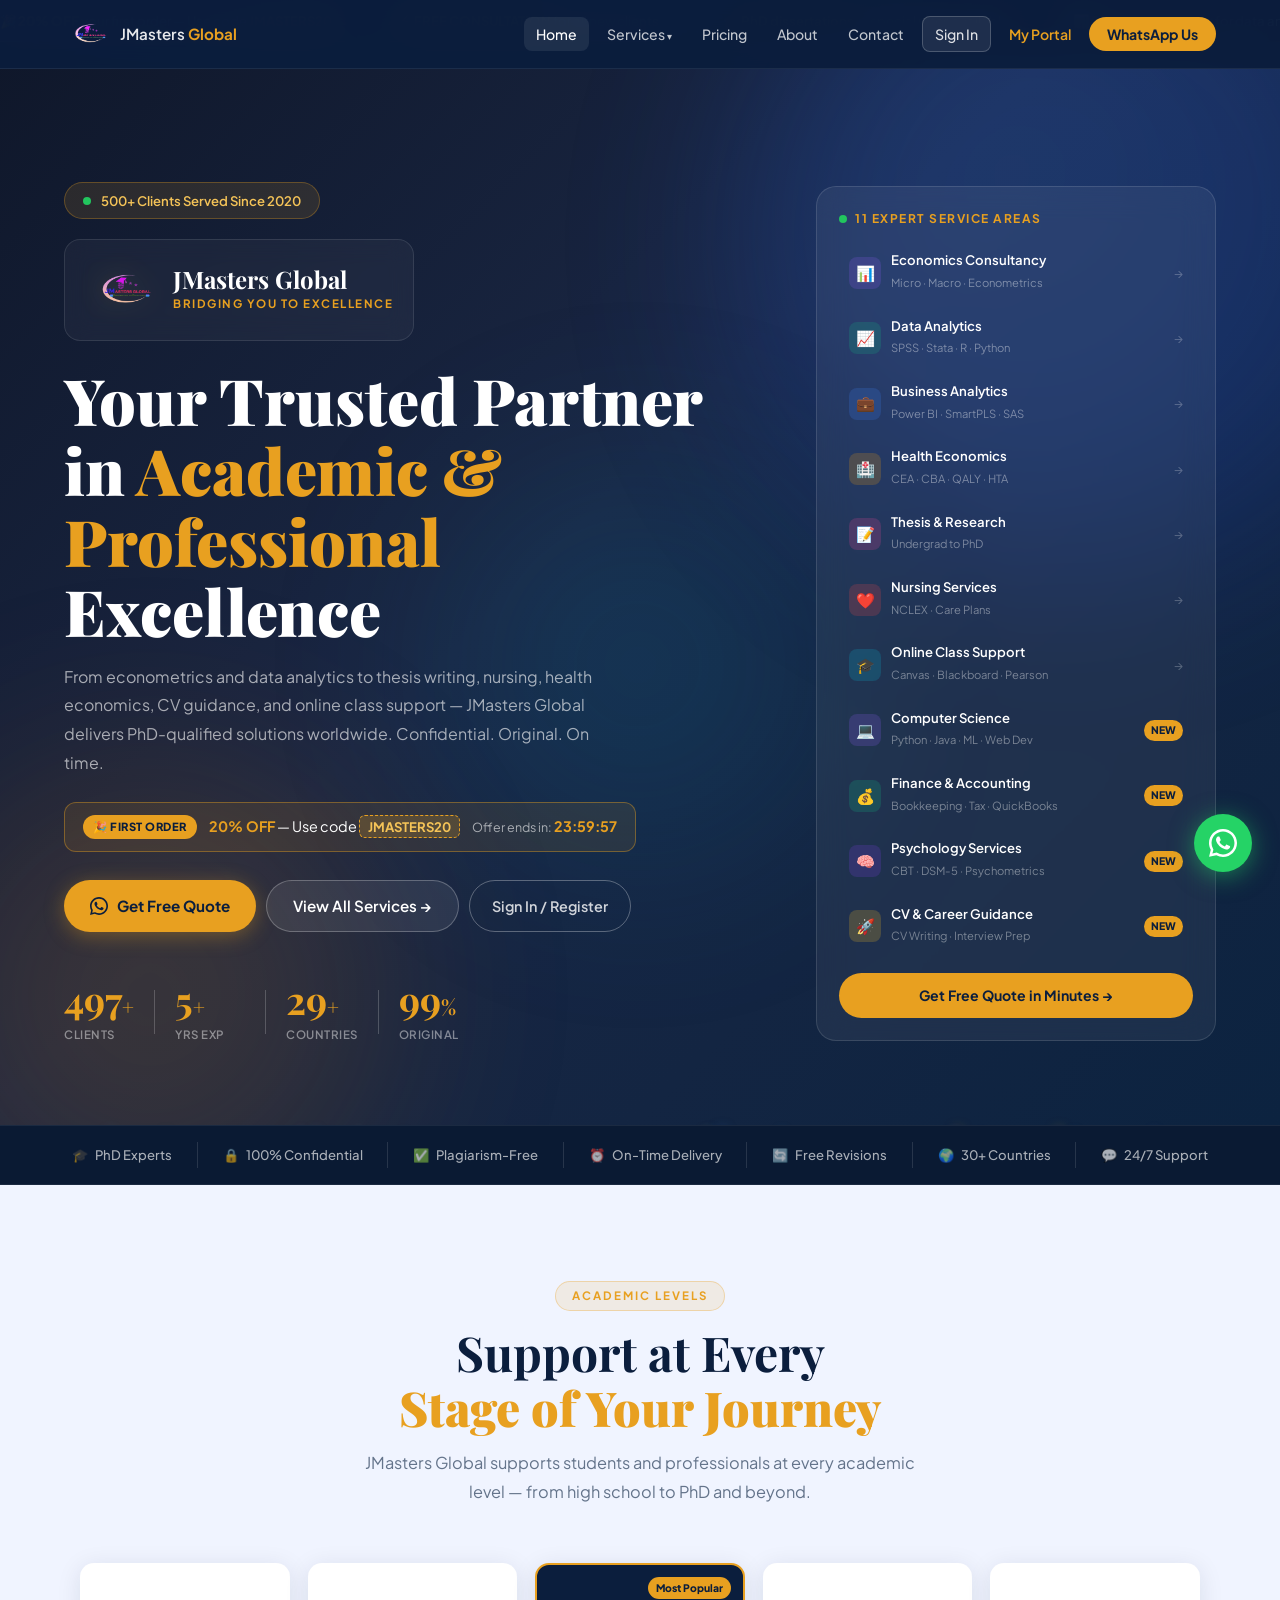
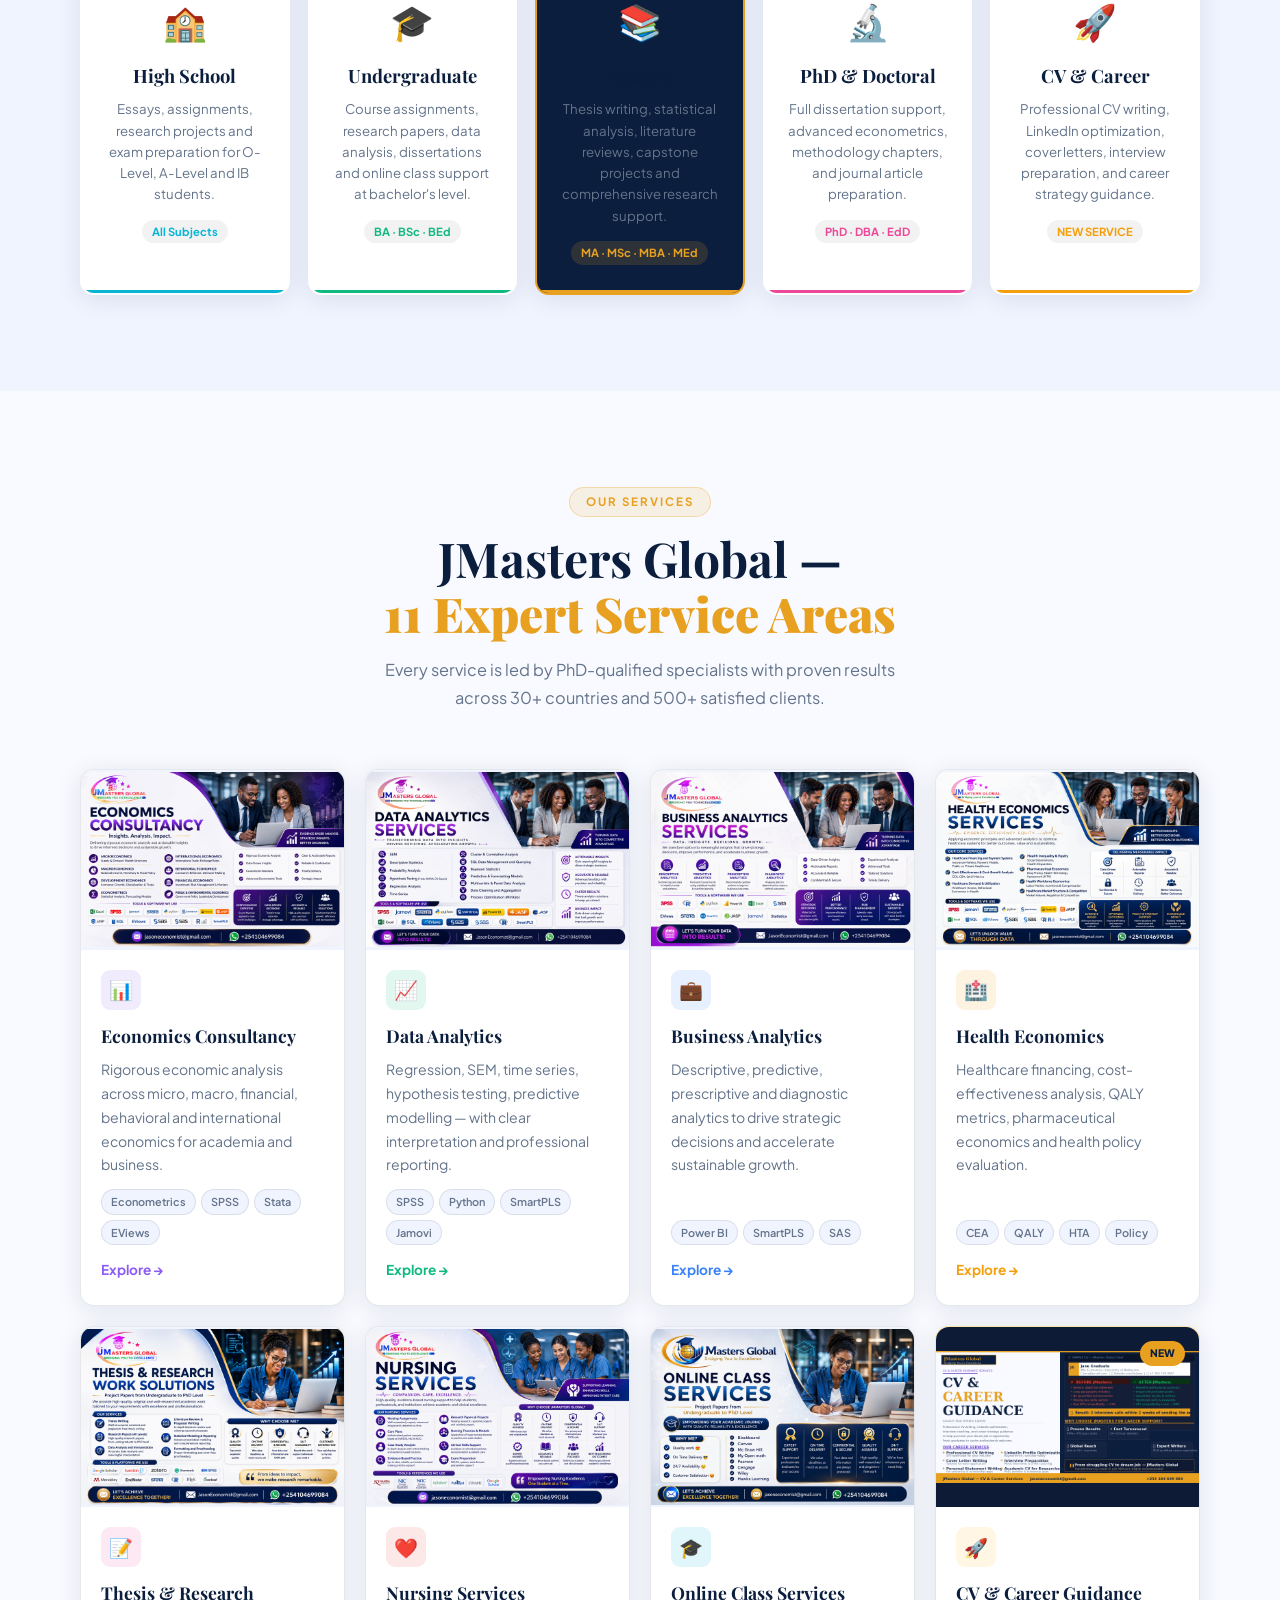
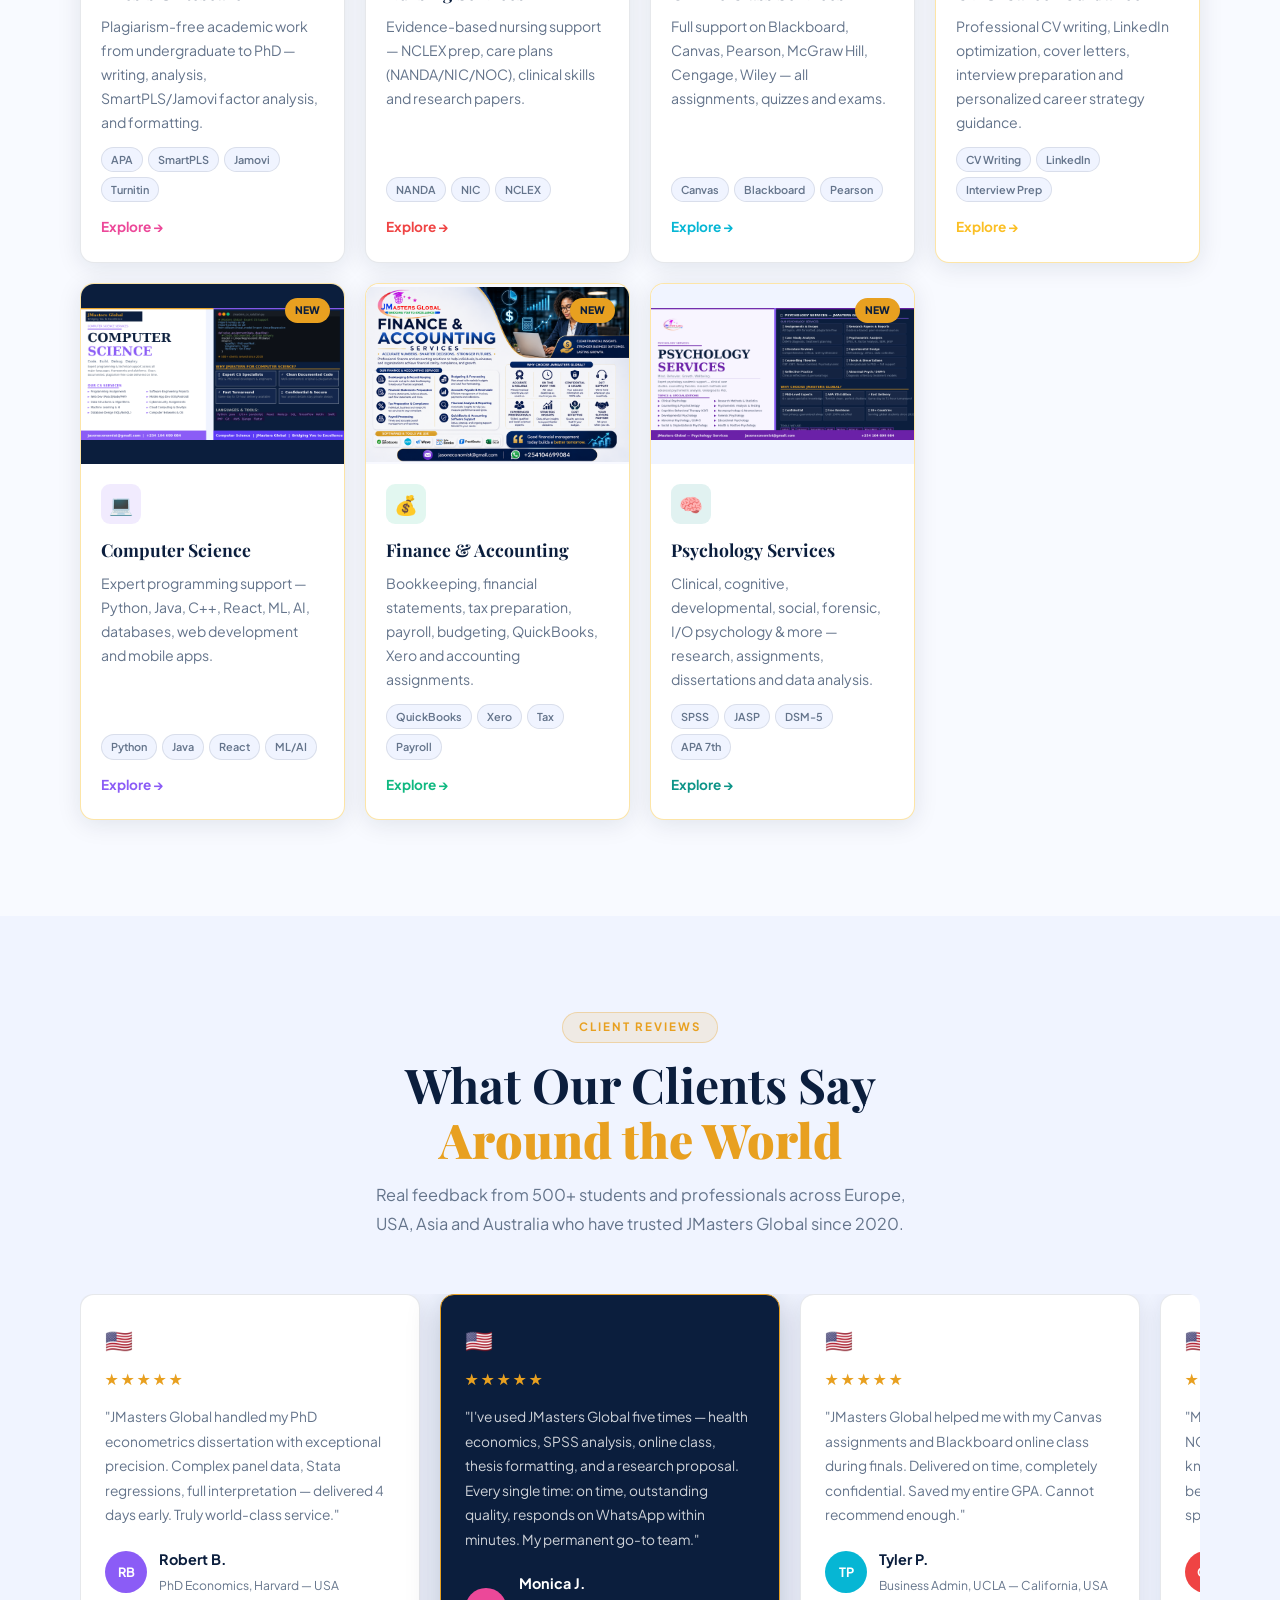
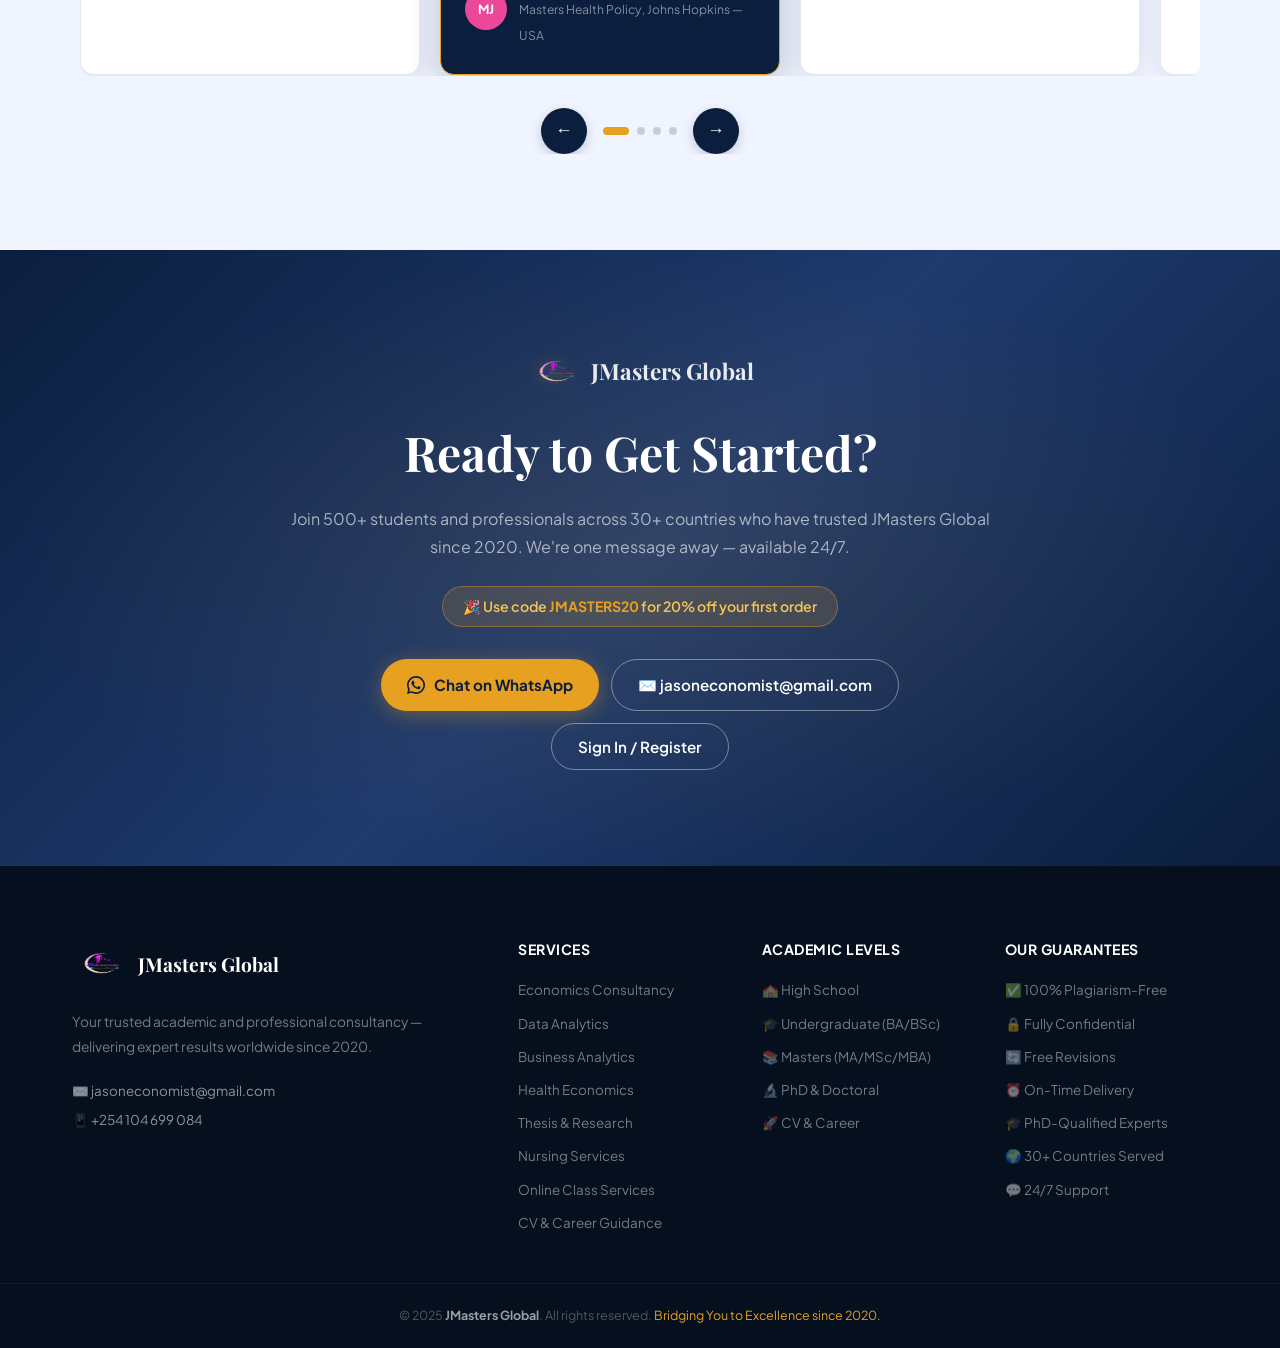
<file: index.html>
<!DOCTYPE html>
<html lang="en">
<head>
  <meta charset="UTF-8"/>
  <meta name="viewport" content="width=device-width, initial-scale=1.0"/>
  <title>JMasters Global | Academic & Professional Consultancy Worldwide</title>
  <meta name="description" content="JMasters Global — expert academic consultancy. Economics, data analytics, thesis writing, health economics, nursing, CV & career guidance, online class support. PhD experts. 500+ clients since 2020."/>
  <meta name="keywords" content="JMasters Global, economics consultancy, data analytics, thesis writing, dissertation help, SPSS, Stata, health economics, nursing assignment, online class help, CV writing, career guidance, undergraduate help, masters PhD support"/>
    <!-- Google tag (gtag.js) -->
  <script async src="https://www.googletagmanager.com/gtag/js?id=G-MMWP33FQR0"></script>
  <script>
    window.dataLayer = window.dataLayer || [];
    function gtag(){dataLayer.push(arguments);}
    gtag('js', new Date());
    gtag('config', 'G-MMWP33FQR0');
  </script>
  <link rel="preconnect" href="https://fonts.googleapis.com"/>
  <link href="https://fonts.googleapis.com/css2?family=Playfair+Display:ital,wght@0,700;0,900;1,700&family=Plus+Jakarta+Sans:wght@300;400;500;600;700;800&display=swap" rel="stylesheet"/>
  <link rel="stylesheet" href="style.css"/>
</head>
<body>

<!-- LOGIN MODAL -->
<div class="modal-overlay" id="loginModal">
  <div class="modal-box">
    <button class="modal-close" id="modalClose">✕</button>
    <div class="modal-logo">
      <img src="logo-transparent.png" alt="JMasters Global"/>
      <span>JMasters <strong>Global</strong></span>
    </div>
    <div class="modal-tabs">
      <button class="mtab active" data-tab="login">Sign In</button>
      <button class="mtab" data-tab="register">Register</button>
    </div>
    <div class="modal-form" id="loginForm">
      <div class="form-group"><label>Email Address</label><input type="email" placeholder="your@email.com"/></div>
      <div class="form-group"><label>Password</label><input type="password" placeholder="Enter your password"/></div>
      <div class="form-row-between"><label class="check-label"><input type="checkbox"/> Remember me</label><a href="#" class="forgot">Forgot password?</a></div>
      <button class="btn-submit" onclick="closeModal()">Sign In to JMasters Global</button>
      <div class="modal-divider"><span>or continue with</span></div>
      <a href="https://wa.me/+254104699084" class="btn-wa-modal" target="_blank">
        <svg width="18" height="18" viewBox="0 0 24 24" fill="currentColor"><path d="M17.472 14.382c-.297-.149-1.758-.867-2.03-.967-.273-.099-.471-.148-.67.15-.197.297-.767.966-.94 1.164-.173.199-.347.223-.644.075-.297-.15-1.255-.463-2.39-1.475-.883-.788-1.48-1.761-1.653-2.059-.173-.297-.018-.458.13-.606.134-.133.298-.347.446-.52.149-.174.198-.298.298-.497.099-.198.05-.371-.025-.52-.075-.149-.669-1.612-.916-2.207-.242-.579-.487-.5-.669-.51-.173-.008-.371-.01-.57-.01-.198 0-.52.074-.792.372-.272.297-1.04 1.016-1.04 2.479 0 1.462 1.065 2.875 1.213 3.074.149.198 2.096 3.2 5.077 4.487.709.306 1.262.489 1.694.625.712.227 1.36.195 1.871.118.571-.085 1.758-.719 2.006-1.413.248-.694.248-1.289.173-1.413z"/><path d="M12 0C5.373 0 0 5.373 0 12c0 2.123.554 4.118 1.528 5.845L.057 23.885l6.222-1.432A11.94 11.94 0 0012 24c6.627 0 12-5.373 12-12S18.627 0 12 0zm0 21.818a9.817 9.817 0 01-5.003-1.366l-.358-.213-3.712.854.87-3.612-.234-.371A9.818 9.818 0 012.182 12C2.182 6.57 6.57 2.182 12 2.182S21.818 6.57 21.818 12 17.43 21.818 12 21.818z"/></svg>
        Chat on WhatsApp Instead
      </a>
    </div>
    <div class="modal-form hidden" id="registerForm">
      <div class="form-group"><label>Full Name</label><input type="text" placeholder="Your full name"/></div>
      <div class="form-group"><label>Email Address</label><input type="email" placeholder="your@email.com"/></div>
      <div class="form-group"><label>Password</label><input type="password" placeholder="Create a password"/></div>
      <div class="form-group"><label>Confirm Password</label><input type="password" placeholder="Confirm password"/></div>
      <button class="btn-submit" onclick="closeModal()">Create Account</button>
    </div>
  </div>
</div>

<!-- PROMO TICKER -->
<div class="promo-ticker">
  <div class="ticker-track">
    <span>🎉 <strong>20% OFF</strong> your first order — Use code <strong>JMASTERS20</strong></span>
    <span>⚡ <strong>FREE CONSULTATION</strong> for all new clients</span>
    <span>🎓 <strong>PhD dissertations</strong> — special rates available</span>
    <span>📊 <strong>Same-day delivery</strong> for data analysis tasks</span>
    <span>🏥 <strong>Health Economics</strong> specialists available now</span>
    <span>💼 <strong>CV & Career Guidance</strong> — land your dream job</span>
    <span>🎉 <strong>20% OFF</strong> your first order — Use code <strong>JMASTERS20</strong></span>
    <span>⚡ <strong>FREE CONSULTATION</strong> for all new clients</span>
    <span>📝 <strong>Thesis writing</strong> — Undergraduate to PhD level</span>
    <span>🌍 <strong>500+ clients</strong> served across 30+ countries since 2020</span>
    <span>🎉 <strong>20% OFF</strong> your first order — Use code <strong>JMASTERS20</strong></span>
    <span>⚡ <strong>FREE CONSULTATION</strong> for all new clients</span>
    <span>🎓 <strong>PhD dissertations</strong> — special rates available</span>
    <span>📊 <strong>Same-day delivery</strong> for data analysis tasks</span>
  </div>
</div>

<!-- NAV -->
<nav class="nav" id="nav">
  <div class="nav-inner">
    <a href="index.html" class="nav-logo">
      <img src="logo-transparent.png" alt="JMasters Global"/>
      <span>JMasters <strong>Global</strong></span>
    </a>
    <button class="nav-toggle" id="navToggle"><span></span><span></span><span></span></button>
    <ul class="nav-links" id="navLinks">
      <li><a href="index.html" class="active">Home</a></li>
      <li class="has-dropdown">
        <a href="services.html">Services <span class="chevron">▾</span></a>
        <div class="dropdown">
          <a href="services.html#economics">📊 Economics Consultancy</a>
          <a href="services.html#data">📈 Data Analytics</a>
          <a href="services.html#business">💼 Business Analytics</a>
          <a href="services.html#health">🏥 Health Economics</a>
          <a href="services.html#thesis">📝 Thesis &amp; Research</a>
          <a href="services.html#nursing">❤️ Nursing Services</a>
          <a href="services.html#online">🎓 Online Class Services</a>
          <a href="services.html#cv">🚀 CV &amp; Career Guidance</a>
          <a href="services.html#cs">💻 Computer Science</a>
          <a href="services.html#finance">💰 Finance &amp; Accounting</a>
          <a href="services.html#psychology">🧠 Psychology Services</a>
        </div>
      </li>
      <li><a href="pricing.html">Pricing</a></li>
      <li><a href="about.html">About</a></li>
      <li><a href="contact.html">Contact</a></li>
      <li><button class="nav-login" id="openLogin">Sign In</button></li>
      <li><a href="portal.html" style="color:var(--gold);font-weight:600;">My Portal</a></li>
      <li><a href="https://wa.me/+254104699084" class="nav-cta" target="_blank">WhatsApp Us</a></li>
    </ul>
  </div>
</nav>

<!-- HERO -->
<section class="hero" id="home">
  <div class="hero-particles" id="particles"></div>
  <div class="hero-bg">
    <div class="orb o1"></div><div class="orb o2"></div><div class="orb o3"></div>
  </div>
  <div class="hero-inner">
    <div class="hero-left">
      <div class="hero-badge"><span class="live-dot"></span>500+ Clients Served Since 2020</div>
      <div class="hero-brand-block">
        <img src="logo-transparent.png" alt="JMasters Global" class="hero-logo"/>
        <div>
          <div class="hero-brand-name">JMasters Global</div>
          <div class="hero-brand-tag">Bridging You to Excellence</div>
        </div>
      </div>
      <h1 class="hero-title">Your Trusted Partner in <em>Academic & Professional</em> Excellence</h1>
      <p class="hero-sub">From econometrics and data analytics to thesis writing, nursing, health economics, CV guidance, and online class support — JMasters Global delivers PhD-qualified solutions worldwide. Confidential. Original. On time.</p>
      <div class="hero-promo-box">
        <div class="promo-badge">🎉 FIRST ORDER</div>
        <div class="promo-text"><strong>20% OFF</strong> — Use code <span class="promo-code">JMASTERS20</span></div>
        <div class="promo-timer" id="promoTimer">Offer ends in: <span id="countdown">23:59:47</span></div>
      </div>
      <div class="hero-actions">
        <a href="https://wa.me/+254104699084" class="btn-primary" target="_blank">
          <svg width="18" height="18" viewBox="0 0 24 24" fill="currentColor"><path d="M17.472 14.382c-.297-.149-1.758-.867-2.03-.967-.273-.099-.471-.148-.67.15-.197.297-.767.966-.94 1.164-.173.199-.347.223-.644.075-.297-.15-1.255-.463-2.39-1.475-.883-.788-1.48-1.761-1.653-2.059-.173-.297-.018-.458.13-.606.134-.133.298-.347.446-.52.149-.174.198-.298.298-.497.099-.198.05-.371-.025-.52-.075-.149-.669-1.612-.916-2.207-.242-.579-.487-.5-.669-.51-.173-.008-.371-.01-.57-.01-.198 0-.52.074-.792.372-.272.297-1.04 1.016-1.04 2.479 0 1.462 1.065 2.875 1.213 3.074.149.198 2.096 3.2 5.077 4.487.709.306 1.262.489 1.694.625.712.227 1.36.195 1.871.118.571-.085 1.758-.719 2.006-1.413.248-.694.248-1.289.173-1.413z"/><path d="M12 0C5.373 0 0 5.373 0 12c0 2.123.554 4.118 1.528 5.845L.057 23.885l6.222-1.432A11.94 11.94 0 0012 24c6.627 0 12-5.373 12-12S18.627 0 12 0zm0 21.818a9.817 9.817 0 01-5.003-1.366l-.358-.213-3.712.854.87-3.612-.234-.371A9.818 9.818 0 012.182 12C2.182 6.57 6.57 2.182 12 2.182S21.818 6.57 21.818 12 17.43 21.818 12 21.818z"/></svg>
          Get Free Quote
        </a>
        <a href="services.html" class="btn-outline">View All Services →</a>
        <button class="btn-login-hero" onclick="openModal()">Sign In / Register</button>
      </div>
      <div class="hero-stats">
        <div class="stat"><span class="stat-n" data-target="500">0</span><span class="stat-plus">+</span><span class="stat-l">Clients</span></div>
        <div class="sdiv"></div>
        <div class="stat"><span class="stat-n" data-target="6">0</span><span class="stat-plus">+</span><span class="stat-l">Yrs Exp</span></div>
        <div class="sdiv"></div>
        <div class="stat"><span class="stat-n" data-target="30">0</span><span class="stat-plus">+</span><span class="stat-l">Countries</span></div>
        <div class="sdiv"></div>
        <div class="stat"><span class="stat-n" data-target="100">0</span><span class="stat-plus">%</span><span class="stat-l">Original</span></div>
      </div>
    </div>
    <div class="hero-right">
      <div class="services-float-card">
        <div class="sfc-header">
          <span class="sfc-dot"></span>
          <span>11 Expert Service Areas</span>
        </div>
        <div class="sfc-list">
          <a href="services.html#economics" class="sfc-item"><span class="sfc-icon" style="background:rgba(139,92,246,.2)">📊</span><div><strong>Economics Consultancy</strong><small>Micro · Macro · Econometrics</small></div><span class="sfc-arrow">→</span></a>
          <a href="services.html#data" class="sfc-item"><span class="sfc-icon" style="background:rgba(16,185,129,.2)">📈</span><div><strong>Data Analytics</strong><small>SPSS · Stata · R · Python</small></div><span class="sfc-arrow">→</span></a>
          <a href="services.html#business" class="sfc-item"><span class="sfc-icon" style="background:rgba(59,130,246,.2)">💼</span><div><strong>Business Analytics</strong><small>Power BI · SmartPLS · SAS</small></div><span class="sfc-arrow">→</span></a>
          <a href="services.html#health" class="sfc-item"><span class="sfc-icon" style="background:rgba(245,158,11,.2)">🏥</span><div><strong>Health Economics</strong><small>CEA · CBA · QALY · HTA</small></div><span class="sfc-arrow">→</span></a>
          <a href="services.html#thesis" class="sfc-item"><span class="sfc-icon" style="background:rgba(236,72,153,.2)">📝</span><div><strong>Thesis & Research</strong><small>Undergrad to PhD</small></div><span class="sfc-arrow">→</span></a>
          <a href="services.html#nursing" class="sfc-item"><span class="sfc-icon" style="background:rgba(239,68,68,.2)">❤️</span><div><strong>Nursing Services</strong><small>NCLEX · Care Plans</small></div><span class="sfc-arrow">→</span></a>
          <a href="services.html#online" class="sfc-item"><span class="sfc-icon" style="background:rgba(6,182,212,.2)">🎓</span><div><strong>Online Class Support</strong><small>Canvas · Blackboard · Pearson</small></div><span class="sfc-arrow">→</span></a>
          <a href="services.html#cs" class="sfc-item new-badge-item"><span class="sfc-icon" style="background:rgba(139,92,246,.2)">💻</span><div><strong>Computer Science</strong><small>Python · Java · ML · Web Dev</small></div><span class="new-badge">NEW</span></a>
          <a href="services.html#finance" class="sfc-item new-badge-item"><span class="sfc-icon" style="background:rgba(16,185,129,.2)">💰</span><div><strong>Finance & Accounting</strong><small>Bookkeeping · Tax · QuickBooks</small></div><span class="new-badge">NEW</span></a>
          <a href="services.html#psychology" class="sfc-item new-badge-item"><span class="sfc-icon" style="background:rgba(124,58,237,.2)">🧠</span><div><strong>Psychology Services</strong><small>CBT · DSM-5 · Psychometrics</small></div><span class="new-badge">NEW</span></a>
          <a href="services.html#cv" class="sfc-item new-badge-item"><span class="sfc-icon" style="background:rgba(251,191,36,.2)">🚀</span><div><strong>CV & Career Guidance</strong><small>CV Writing · Interview Prep</small></div><span class="new-badge">NEW</span></a>
        </div>
        <a href="https://wa.me/+254104699084" class="sfc-cta" target="_blank">Get Free Quote in Minutes →</a>
      </div>
    </div>
  </div>
</section>

<!-- TRUST BAR -->
<section class="trust-bar">
  <div class="trust-inner">
    <div class="ti"><span>🎓</span><span>PhD Experts</span></div>
    <div class="tsep"></div>
    <div class="ti"><span>🔒</span><span>100% Confidential</span></div>
    <div class="tsep"></div>
    <div class="ti"><span>✅</span><span>Plagiarism-Free</span></div>
    <div class="tsep"></div>
    <div class="ti"><span>⏰</span><span>On-Time Delivery</span></div>
    <div class="tsep"></div>
    <div class="ti"><span>🔄</span><span>Free Revisions</span></div>
    <div class="tsep"></div>
    <div class="ti"><span>🌍</span><span>30+ Countries</span></div>
    <div class="tsep"></div>
    <div class="ti"><span>💬</span><span>24/7 Support</span></div>
  </div>
</section>

<!-- ACADEMIC LEVELS -->
<section class="section levels-section">
  <div class="container">
    <div class="section-head">
      <span class="section-tag">Academic Levels</span>
      <h2 class="section-title">Support at Every<br/><em>Stage of Your Journey</em></h2>
      <p class="section-sub">JMasters Global supports students and professionals at every academic level — from high school to PhD and beyond.</p>
    </div>
    <div class="levels-grid">
      <div class="level-card" style="--lc:#06B6D4">
        <div class="lc-icon">🏫</div>
        <h3>High School</h3>
        <p>Essays, assignments, research projects and exam preparation for O-Level, A-Level and IB students.</p>
        <div class="lc-tag">All Subjects</div>
      </div>
      <div class="level-card" style="--lc:#10B981">
        <div class="lc-icon">🎓</div>
        <h3>Undergraduate</h3>
        <p>Course assignments, research papers, data analysis, dissertations and online class support at bachelor's level.</p>
        <div class="lc-tag">BA · BSc · BEd</div>
      </div>
      <div class="level-card featured-level" style="--lc:#8B5CF6">
        <div class="lc-badge">Most Popular</div>
        <div class="lc-icon">📚</div>
        <h3>Masters</h3>
        <p>Thesis writing, statistical analysis, literature reviews, capstone projects and comprehensive research support.</p>
        <div class="lc-tag">MA · MSc · MBA · MEd</div>
      </div>
      <div class="level-card" style="--lc:#EC4899">
        <div class="lc-icon">🔬</div>
        <h3>PhD & Doctoral</h3>
        <p>Full dissertation support, advanced econometrics, methodology chapters, and journal article preparation.</p>
        <div class="lc-tag">PhD · DBA · EdD</div>
      </div>
      <div class="level-card" style="--lc:#F59E0B">
        <div class="lc-icon">🚀</div>
        <h3>CV & Career</h3>
        <p>Professional CV writing, LinkedIn optimization, cover letters, interview preparation, and career strategy guidance.</p>
        <div class="lc-tag">NEW SERVICE</div>
      </div>
    </div>
  </div>
</section>

<!-- SERVICES GRID -->
<section class="section services-section">
  <div class="container">
    <div class="section-head">
      <span class="section-tag">Our Services</span>
      <h2 class="section-title">JMasters Global —<br/><em>11 Expert Service Areas</em></h2>
      <p class="section-sub">Every service is led by PhD-qualified specialists with proven results across 30+ countries and 500+ satisfied clients.</p>
    </div>
    <div class="services-grid">

        <a href="services.html#economics" class="svc-card" style="--ac:#8B5CF6">
          <div class="svc-img"><img src="economics.png" alt="Economics Consultancy" loading="lazy"/></div>
          <div class="svc-body">
            <div class="svc-ico" style="background:rgba(139,92,246,.12)">📊</div>
            <h3>Economics Consultancy</h3>
            <p>Rigorous economic analysis across micro, macro, financial, behavioral and international economics for academia and business.</p>
            <div class="svc-chips"><span>Econometrics</span><span>SPSS</span><span>Stata</span><span>EViews</span></div>
            <span class="svc-cta">Explore →</span>
          </div>
        </a>

        <a href="services.html#data" class="svc-card" style="--ac:#10B981">
          <div class="svc-img"><img src="data-analytics.png" alt="Data Analytics" loading="lazy"/></div>
          <div class="svc-body">
            <div class="svc-ico" style="background:rgba(16,185,129,.12)">📈</div>
            <h3>Data Analytics</h3>
            <p>Regression, SEM, time series, hypothesis testing, predictive modelling — with clear interpretation and professional reporting.</p>
            <div class="svc-chips"><span>SPSS</span><span>Python</span><span>SmartPLS</span><span>Jamovi</span></div>
            <span class="svc-cta">Explore →</span>
          </div>
        </a>

        <a href="services.html#business" class="svc-card" style="--ac:#3B82F6">
          <div class="svc-img"><img src="business-analytics.png" alt="Business Analytics" loading="lazy"/></div>
          <div class="svc-body">
            <div class="svc-ico" style="background:rgba(59,130,246,.12)">💼</div>
            <h3>Business Analytics</h3>
            <p>Descriptive, predictive, prescriptive and diagnostic analytics to drive strategic decisions and accelerate sustainable growth.</p>
            <div class="svc-chips"><span>Power BI</span><span>SmartPLS</span><span>SAS</span></div>
            <span class="svc-cta">Explore →</span>
          </div>
        </a>

        <a href="services.html#health" class="svc-card" style="--ac:#F59E0B">
          <div class="svc-img"><img src="health-economics.png" alt="Health Economics" loading="lazy"/></div>
          <div class="svc-body">
            <div class="svc-ico" style="background:rgba(245,158,11,.12)">🏥</div>
            <h3>Health Economics</h3>
            <p>Healthcare financing, cost-effectiveness analysis, QALY metrics, pharmaceutical economics and health policy evaluation.</p>
            <div class="svc-chips"><span>CEA</span><span>QALY</span><span>HTA</span><span>Policy</span></div>
            <span class="svc-cta">Explore →</span>
          </div>
        </a>

        <a href="services.html#thesis" class="svc-card" style="--ac:#EC4899">
          <div class="svc-img"><img src="thesis.png" alt="Thesis and Research" loading="lazy"/></div>
          <div class="svc-body">
            <div class="svc-ico" style="background:rgba(236,72,153,.12)">📝</div>
            <h3>Thesis & Research</h3>
            <p>Plagiarism-free academic work from undergraduate to PhD — writing, analysis, SmartPLS/Jamovi factor analysis, and formatting.</p>
            <div class="svc-chips"><span>APA</span><span>SmartPLS</span><span>Jamovi</span><span>Turnitin</span></div>
            <span class="svc-cta">Explore →</span>
          </div>
        </a>

        <a href="services.html#nursing" class="svc-card" style="--ac:#EF4444">
          <div class="svc-img"><img src="nursing.png" alt="Nursing Services" loading="lazy"/></div>
          <div class="svc-body">
            <div class="svc-ico" style="background:rgba(239,68,68,.12)">❤️</div>
            <h3>Nursing Services</h3>
            <p>Evidence-based nursing support — NCLEX prep, care plans (NANDA/NIC/NOC), clinical skills and research papers.</p>
            <div class="svc-chips"><span>NANDA</span><span>NIC</span><span>NCLEX</span></div>
            <span class="svc-cta">Explore →</span>
          </div>
        </a>

        <a href="services.html#online" class="svc-card" style="--ac:#06B6D4">
          <div class="svc-img"><img src="online-classes.png" alt="Online Class Services" loading="lazy"/></div>
          <div class="svc-body">
            <div class="svc-ico" style="background:rgba(6,182,212,.12)">🎓</div>
            <h3>Online Class Services</h3>
            <p>Full support on Blackboard, Canvas, Pearson, McGraw Hill, Cengage, Wiley — all assignments, quizzes and exams.</p>
            <div class="svc-chips"><span>Canvas</span><span>Blackboard</span><span>Pearson</span></div>
            <span class="svc-cta">Explore →</span>
          </div>
        </a>

        <a href="services.html#cv" class="svc-card new-svc" style="--ac:#FBBF24">
          <div class="new-svc-ribbon">NEW</div>
          <div class="svc-img"><img src="cv-career.png" alt="CV and Career Guidance" loading="lazy"/></div>
          <div class="svc-body">
            <div class="svc-ico" style="background:rgba(251,191,36,.12)">🚀</div>
            <h3>CV & Career Guidance</h3>
            <p>Professional CV writing, LinkedIn optimization, cover letters, interview preparation and personalized career strategy guidance.</p>
            <div class="svc-chips"><span>CV Writing</span><span>LinkedIn</span><span>Interview Prep</span></div>
            <span class="svc-cta">Explore →</span>
          </div>
        </a>

        <a href="services.html#cs" class="svc-card new-svc" style="--ac:#8B5CF6">
          <div class="new-svc-ribbon">NEW</div>
          <div class="svc-img"><img src="computer-science.png" alt="Computer Science Services" loading="lazy"/></div>
          <div class="svc-body">
            <div class="svc-ico" style="background:rgba(139,92,246,.12)">💻</div>
            <h3>Computer Science</h3>
            <p>Expert programming support — Python, Java, C++, React, ML, AI, databases, web development and mobile apps.</p>
            <div class="svc-chips"><span>Python</span><span>Java</span><span>React</span><span>ML/AI</span></div>
            <span class="svc-cta">Explore →</span>
          </div>
        </a>

        <a href="services.html#finance" class="svc-card new-svc" style="--ac:#10B981">
          <div class="new-svc-ribbon">NEW</div>
          <div class="svc-img"><img src="accounting-finance.png" alt="Finance and Accounting Services" loading="lazy"/></div>
          <div class="svc-body">
            <div class="svc-ico" style="background:rgba(16,185,129,.12)">💰</div>
            <h3>Finance & Accounting</h3>
            <p>Bookkeeping, financial statements, tax preparation, payroll, budgeting, QuickBooks, Xero and accounting assignments.</p>
            <div class="svc-chips"><span>QuickBooks</span><span>Xero</span><span>Tax</span><span>Payroll</span></div>
            <span class="svc-cta">Explore →</span>
          </div>
        </a>

        <a href="services.html#psychology" class="svc-card new-svc" style="--ac:#0d9488">
          <div class="new-svc-ribbon">NEW</div>
          <div class="svc-img"><img src="psychology.png" alt="Psychology Services" loading="lazy"/></div>
          <div class="svc-body">
            <div class="svc-ico" style="background:rgba(13,148,136,.12)">🧠</div>
            <h3>Psychology Services</h3>
            <p>Clinical, cognitive, developmental, social, forensic, I/O psychology &amp; more — research, assignments, dissertations and data analysis.</p>
            <div class="svc-chips"><span>SPSS</span><span>JASP</span><span>DSM-5</span><span>APA 7th</span></div>
            <span class="svc-cta">Explore →</span>
          </div>
        </a>

      </div>
    </div>
  </div>
</section>

<!-- TESTIMONIALS CAROUSEL -->
<section class="section testi-section">
  <div class="container">
    <div class="section-head">
      <span class="section-tag">Client Reviews</span>
      <h2 class="section-title">What Our Clients Say<br/><em>Around the World</em></h2>
      <p class="section-sub">Real feedback from 500+ students and professionals across Europe, USA, Asia and Australia who have trusted JMasters Global since 2020.</p>
    </div>
    <div class="testi-carousel" id="testiCarousel">
      <div class="testi-track" id="testiTrack">

        <div class="tcard"><div class="tc-flag">🇺🇸</div><div class="tc-stars">★★★★★</div><p>"JMasters Global handled my PhD econometrics dissertation with exceptional precision. Complex panel data, Stata regressions, full interpretation — delivered 4 days early. Truly world-class service."</p><div class="tc-author"><div class="tc-av" style="background:#8B5CF6">RB</div><div><strong>Robert B.</strong><span>PhD Economics, Harvard — USA</span></div></div></div>

        <div class="tcard featured-t"><div class="tc-flag">🇺🇸</div><div class="tc-stars">★★★★★</div><p>"I've used JMasters Global five times — health economics, SPSS analysis, online class, thesis formatting, and a research proposal. Every single time: on time, outstanding quality, responds on WhatsApp within minutes. My permanent go-to team."</p><div class="tc-author"><div class="tc-av" style="background:#EC4899">MJ</div><div><strong>Monica J.</strong><span>Masters Health Policy, Johns Hopkins — USA</span></div></div></div>

        <div class="tcard"><div class="tc-flag">🇺🇸</div><div class="tc-stars">★★★★★</div><p>"JMasters Global helped me with my Canvas assignments and Blackboard online class during finals. Delivered on time, completely confidential. Saved my entire GPA. Cannot recommend enough."</p><div class="tc-author"><div class="tc-av" style="background:#06B6D4">TP</div><div><strong>Tyler P.</strong><span>Business Admin, UCLA — California, USA</span></div></div></div>

        <div class="tcard"><div class="tc-flag">🇺🇸</div><div class="tc-stars">★★★★★</div><p>"My nursing care plan using NANDA, NIC and NOC was perfectly structured. Clinical knowledge and attention to detail were beyond expectations. My professor specifically praised the quality."</p><div class="tc-author"><div class="tc-av" style="background:#EF4444">CE</div><div><strong>Cheryl E.</strong><span>BSN Nursing, University of Florida — USA</span></div></div></div>

        <div class="tcard"><div class="tc-flag">🇦🇺</div><div class="tc-stars">★★★★★</div><p>"JMasters Global completed my 90-page Masters health economics thesis on Australia's public healthcare system. Perfectly structured, fully cited, Turnitin clean. My supervisor was genuinely impressed."</p><div class="tc-author"><div class="tc-av" style="background:#10B981">LW</div><div><strong>Lachlan W.</strong><span>Masters Health Economics, Uni of Melbourne</span></div></div></div>

        <div class="tcard"><div class="tc-flag">🇦🇺</div><div class="tc-stars">★★★★★</div><p>"Contacted JMasters Global at 11pm with urgent SPSS regression work. Received polished, fully explained results by 6am. The 24/7 support is absolutely real. Consistently excellent quality."</p><div class="tc-author"><div class="tc-av" style="background:#F59E0B">NA</div><div><strong>Natasha A.</strong><span>PhD Candidate, University of Queensland</span></div></div></div>

        <div class="tcard"><div class="tc-flag">🇦🇺</div><div class="tc-stars">★★★★★</div><p>"Used JMasters for CV writing and career guidance after my Masters. They completely transformed my CV and LinkedIn profile. I landed three interviews within two weeks of sending it out!"</p><div class="tc-author"><div class="tc-av" style="background:#FBBF24">BF</div><div><strong>Brianna F.</strong><span>Masters Graduate, Monash University</span></div></div></div>

        <div class="tcard"><div class="tc-flag">🇬🇧</div><div class="tc-stars">★★★★★</div><p>"Exceptional econometrics support for my LSE research project. JMasters Global's understanding of EViews, panel data and time series modelling is at the highest professional level. Highly recommended."</p><div class="tc-author"><div class="tc-av" style="background:#8B5CF6">OC</div><div><strong>Oliver C.</strong><span>MSc Economics, LSE — London, UK</span></div></div></div>

        <div class="tcard"><div class="tc-flag">🇩🇪</div><div class="tc-stars">★★★★★</div><p>"As an international student in Germany I needed SEM analysis using SmartPLS for my dissertation. JMasters Global delivered a flawless analysis with full English interpretation. Communication was excellent throughout."</p><div class="tc-author"><div class="tc-av" style="background:#3B82F6">KM</div><div><strong>Katharina M.</strong><span>PhD Management, University of Munich</span></div></div></div>

        <div class="tcard"><div class="tc-flag">🇫🇷</div><div class="tc-stars">★★★★★</div><p>"JMasters Global wrote my financial economics paper with precise Harvard citations and zero plagiarism. Submitted with full confidence and received excellent feedback from my professor in Paris."</p><div class="tc-author"><div class="tc-av" style="background:#EC4899">SL</div><div><strong>Sophie L.</strong><span>Masters Finance, Sciences Po — Paris, France</span></div></div></div>

        <div class="tcard"><div class="tc-flag">🇸🇬</div><div class="tc-stars">★★★★★</div><p>"Business analytics support for my MBA capstone in Singapore was outstanding. Power BI dashboards and predictive modelling delivered to a professional standard that impressed my entire committee."</p><div class="tc-author"><div class="tc-av" style="background:#06B6D4">HT</div><div><strong>Hiroshi T.</strong><span>MBA, National University of Singapore</span></div></div></div>

        <div class="tcard"><div class="tc-flag">🇮🇳</div><div class="tc-stars">★★★★★</div><p>"Excellent help with my development economics thesis — poverty analysis, regression models and academic formatting. Dr. Jason's team understood my research perfectly. Five stars without hesitation."</p><div class="tc-author"><div class="tc-av" style="background:#F59E0B">PK</div><div><strong>Priya K.</strong><span>Masters Dev. Economics, NUS — Singapore</span></div></div></div>

      </div>
    </div>
    <div class="testi-controls">
      <button class="tc-btn" id="tcPrev">←</button>
      <div class="tc-dots" id="tcDots"></div>
      <button class="tc-btn" id="tcNext">→</button>
    </div>
  </div>
</section>


<!-- CTA -->
<section class="cta-section">
  <div class="cta-inner">
    <div class="cta-brand"><img src="logo-transparent.png" alt="JMasters Global" style="height:52px;filter:drop-shadow(0 0 8px rgba(232,160,32,.4))"/><span>JMasters Global</span></div>
    <h2>Ready to Get Started?</h2>
    <p>Join 500+ students and professionals across 30+ countries who have trusted JMasters Global since 2020. We're one message away — available 24/7.</p>
    <div class="cta-promo">🎉 Use code <strong>JMASTERS20</strong> for 20% off your first order</div>
    <div class="cta-actions">
      <a href="https://wa.me/+254104699084" class="btn-primary" target="_blank">
        <svg width="18" height="18" viewBox="0 0 24 24" fill="currentColor"><path d="M17.472 14.382c-.297-.149-1.758-.867-2.03-.967-.273-.099-.471-.148-.67.15-.197.297-.767.966-.94 1.164-.173.199-.347.223-.644.075-.297-.15-1.255-.463-2.39-1.475-.883-.788-1.48-1.761-1.653-2.059-.173-.297-.018-.458.13-.606.134-.133.298-.347.446-.52.149-.174.198-.298.298-.497.099-.198.05-.371-.025-.52-.075-.149-.669-1.612-.916-2.207-.242-.579-.487-.5-.669-.51-.173-.008-.371-.01-.57-.01-.198 0-.52.074-.792.372-.272.297-1.04 1.016-1.04 2.479 0 1.462 1.065 2.875 1.213 3.074.149.198 2.096 3.2 5.077 4.487.709.306 1.262.489 1.694.625.712.227 1.36.195 1.871.118.571-.085 1.758-.719 2.006-1.413.248-.694.248-1.289.173-1.413z"/><path d="M12 0C5.373 0 0 5.373 0 12c0 2.123.554 4.118 1.528 5.845L.057 23.885l6.222-1.432A11.94 11.94 0 0012 24c6.627 0 12-5.373 12-12S18.627 0 12 0zm0 21.818a9.817 9.817 0 01-5.003-1.366l-.358-.213-3.712.854.87-3.612-.234-.371A9.818 9.818 0 012.182 12C2.182 6.57 6.57 2.182 12 2.182S21.818 6.57 21.818 12 17.43 21.818 12 21.818z"/></svg>
        Chat on WhatsApp
      </a>
      <a href="mailto:jasoneconomist@gmail.com" class="btn-outline-light">✉️ jasoneconomist@gmail.com</a>
      <button class="btn-outline-light" onclick="openModal()">Sign In / Register</button>
    </div>
  </div>
</section>

<!-- FOOTER -->
<footer class="footer">
  <div class="footer-inner">
    <div class="footer-brand-col">
      <div class="footer-brand"><img src="logo-transparent.png" alt="JMasters Global" class="footer-logo"/><span>JMasters Global</span></div>
      <p>Your trusted academic and professional consultancy — delivering expert results worldwide since 2020.</p>
      <div class="footer-contacts">
        <a href="mailto:jasoneconomist@gmail.com">✉️ jasoneconomist@gmail.com</a>
        <a href="https://wa.me/+254104699084" target="_blank">📱 +254 104 699 084</a>
      </div>
    </div>
    <div class="footer-col"><h4>Services</h4><ul>
      <li><a href="services.html#economics">Economics Consultancy</a></li>
      <li><a href="services.html#data">Data Analytics</a></li>
      <li><a href="services.html#business">Business Analytics</a></li>
      <li><a href="services.html#health">Health Economics</a></li>
      <li><a href="services.html#thesis">Thesis & Research</a></li>
      <li><a href="services.html#nursing">Nursing Services</a></li>
      <li><a href="services.html#online">Online Class Services</a></li>
      <li><a href="services.html#cv">CV & Career Guidance</a></li>
    </ul></div>
    <div class="footer-col"><h4>Academic Levels</h4><ul>
      <li>🏫 High School</li>
      <li>🎓 Undergraduate (BA/BSc)</li>
      <li>📚 Masters (MA/MSc/MBA)</li>
      <li>🔬 PhD & Doctoral</li>
      <li>🚀 CV & Career</li>
    </ul></div>
    <div class="footer-col"><h4>Our Guarantees</h4><ul>
      <li>✅ 100% Plagiarism-Free</li>
      <li>🔒 Fully Confidential</li>
      <li>🔄 Free Revisions</li>
      <li>⏰ On-Time Delivery</li>
      <li>🎓 PhD-Qualified Experts</li>
      <li>🌍 30+ Countries Served</li>
      <li>💬 24/7 Support</li>
    </ul></div>
  </div>
  <div class="footer-bottom">
    <p>© 2025 <strong>JMasters Global</strong>. All rights reserved. <em>Bridging You to Excellence since 2020.</em></p>
  </div>
</footer>

<!-- WHATSAPP FLOAT -->
<a href="https://wa.me/+254104699084" class="wa-float" target="_blank" aria-label="WhatsApp">
  <svg width="28" height="28" viewBox="0 0 24 24" fill="white"><path d="M17.472 14.382c-.297-.149-1.758-.867-2.03-.967-.273-.099-.471-.148-.67.15-.197.297-.767.966-.94 1.164-.173.199-.347.223-.644.075-.297-.15-1.255-.463-2.39-1.475-.883-.788-1.48-1.761-1.653-2.059-.173-.297-.018-.458.13-.606.134-.133.298-.347.446-.52.149-.174.198-.298.298-.497.099-.198.05-.371-.025-.52-.075-.149-.669-1.612-.916-2.207-.242-.579-.487-.5-.669-.51-.173-.008-.371-.01-.57-.01-.198 0-.52.074-.792.372-.272.297-1.04 1.016-1.04 2.479 0 1.462 1.065 2.875 1.213 3.074.149.198 2.096 3.2 5.077 4.487.709.306 1.262.489 1.694.625.712.227 1.36.195 1.871.118.571-.085 1.758-.719 2.006-1.413.248-.694.248-1.289.173-1.413z"/><path d="M12 0C5.373 0 0 5.373 0 12c0 2.123.554 4.118 1.528 5.845L.057 23.885l6.222-1.432A11.94 11.94 0 0012 24c6.627 0 12-5.373 12-12S18.627 0 12 0zm0 21.818a9.817 9.817 0 01-5.003-1.366l-.358-.213-3.712.854.87-3.612-.234-.371A9.818 9.818 0 012.182 12C2.182 6.57 6.57 2.182 12 2.182S21.818 6.57 21.818 12 17.43 21.818 12 21.818z"/></svg>
</a>

<script src="main.js"></script>
</body>
</html>
</file>
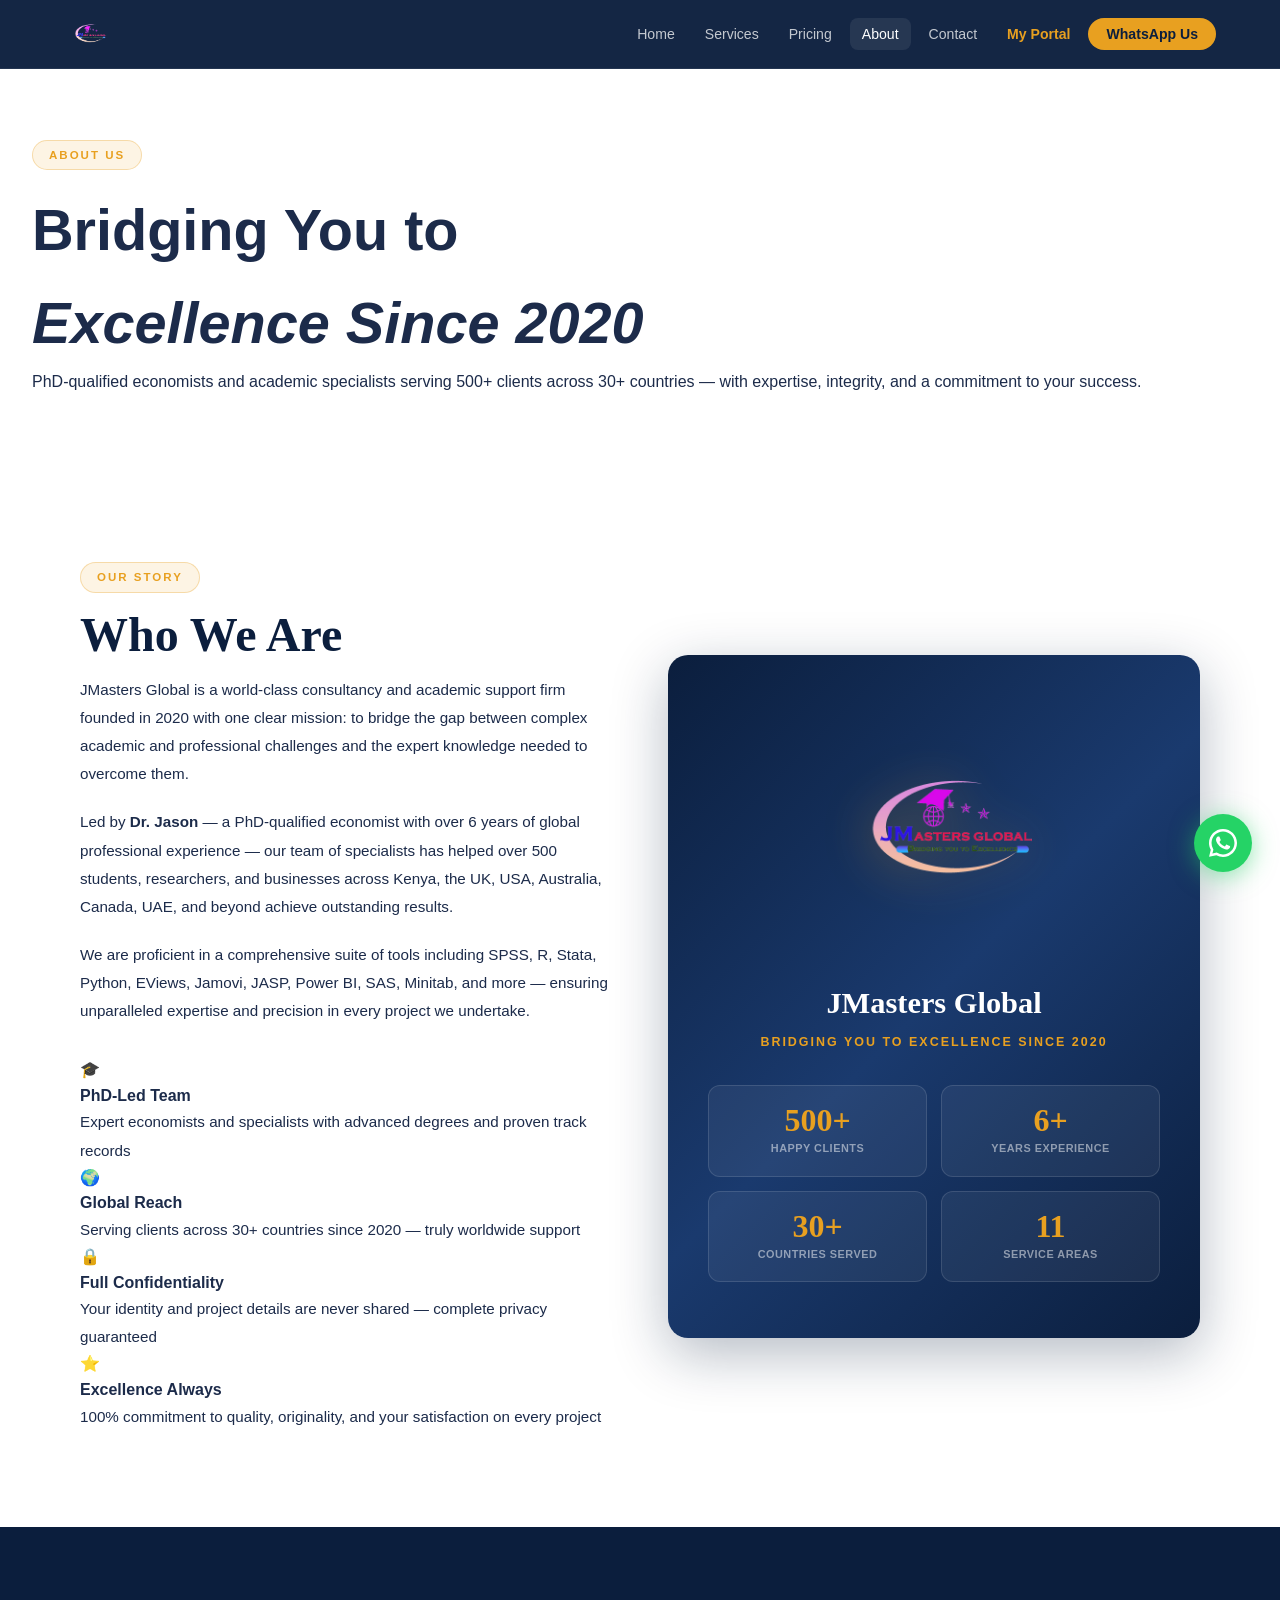
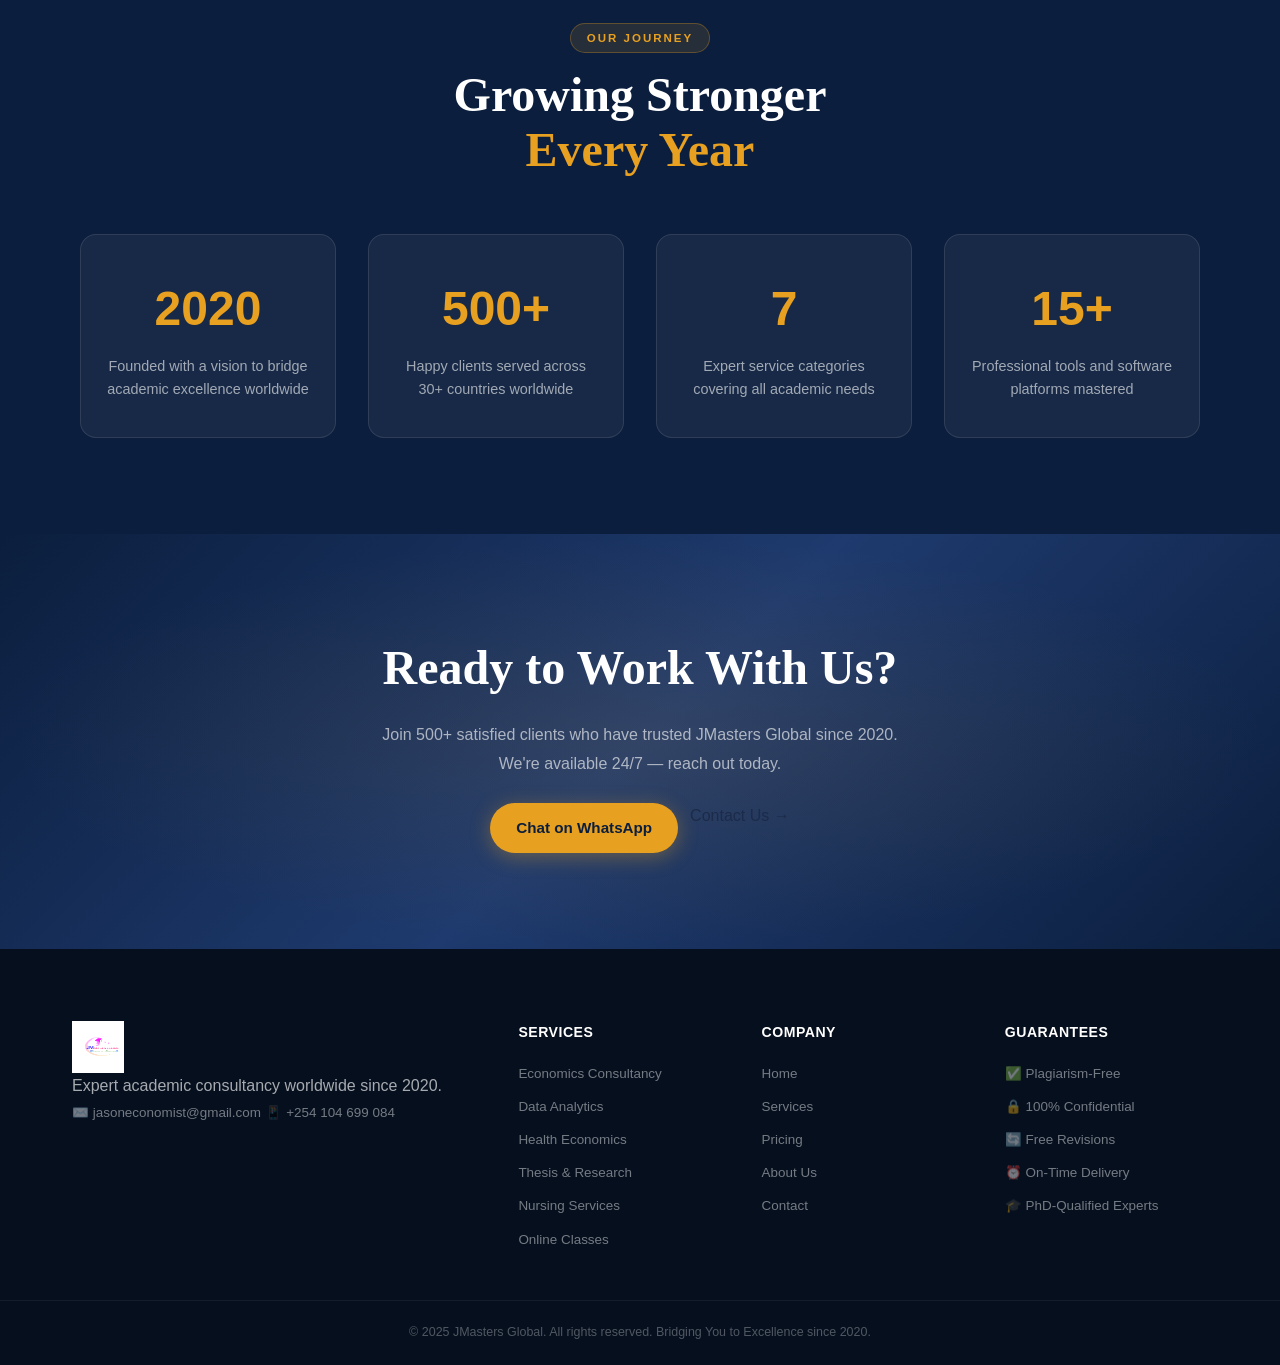
<file: about.html>
<!DOCTYPE html>
<html lang="en">
<head>
  <meta charset="UTF-8" />
  <meta name="viewport" content="width=device-width, initial-scale=1.0" />
  <title>About Us | JMasters Global — PhD Economists & Academic Experts</title>
  <meta name="description" content="JMasters Global — led by Dr. Jason, a PhD economist with 6+ years of experience. Serving 500+ clients worldwide since 2020 with expert academic and economics consultancy." />
  <meta name="keywords" content="JMasters Global about, Dr Jason economist, PhD economist Kenya, academic consultancy team, economics expert Africa" />
    <!-- Google tag (gtag.js) -->
  <script async src="https://www.googletagmanager.com/gtag/js?id=G-MMWP33FQR0"></script>
  <script>
    window.dataLayer = window.dataLayer || [];
    function gtag(){dataLayer.push(arguments);}
    gtag('js', new Date());
    gtag('config', 'G-MMWP33FQR0');
  </script>
  <link rel="preconnect" href="https://fonts.googleapis.com" />
  <link href="https://fonts.googleapis.com/css2?family=Cormorant+Garamond:ital,wght@0,400;0,600;0,700;1,400&family=Outfit:wght@300;400;500;600;700&display=swap" rel="stylesheet" />
  <link rel="stylesheet" href="style.css" />
</head>
<body>
  <nav class="nav" id="nav">
    <div class="nav-inner">
      <a href="index.html" class="nav-logo"><img src="logo-transparent.png" alt="JMasters Global"/></a>
      <button class="nav-toggle" id="navToggle"><span></span><span></span><span></span></button>
      <ul class="nav-links" id="navLinks">
        <li><a href="index.html">Home</a></li>
        <li><a href="services.html">Services</a></li>
      <li><a href="pricing.html">Pricing</a></li>
        <li><a href="about.html" class="active">About</a></li>
        <li><a href="contact.html">Contact</a></li>
        <li><a href="portal.html" style="color:var(--gold);font-weight:600;">My Portal</a></li>
      <li><a href="https://wa.me/+254104699084" class="nav-cta" target="_blank">WhatsApp Us</a></li>
      </ul>
    </div>
  </nav>

  <div class="page-hero">
    <div class="page-hero-inner">
      <span class="section-tag">About Us</span>
      <h1>Bridging You to<br /><em>Excellence Since 2020</em></h1>
      <p>PhD-qualified economists and academic specialists serving 500+ clients across 30+ countries — with expertise, integrity, and a commitment to your success.</p>
    </div>
  </div>

  <section class="section">
    <div class="container">
      <div class="about-grid" style="display:grid;grid-template-columns:1fr 1fr;gap:72px;align-items:center;">
        <div>
          <span class="section-tag">Our Story</span>
          <h2 class="section-title" style="text-align:left">Who We Are</h2>
          <p style="color:var(--text-muted);line-height:1.85;margin-bottom:20px;">JMasters Global is a world-class consultancy and academic support firm founded in 2020 with one clear mission: to bridge the gap between complex academic and professional challenges and the expert knowledge needed to overcome them.</p>
          <p style="color:var(--text-muted);line-height:1.85;margin-bottom:20px;">Led by <strong>Dr. Jason</strong> — a PhD-qualified economist with over 6 years of global professional experience — our team of specialists has helped over 500 students, researchers, and businesses across Kenya, the UK, USA, Australia, Canada, UAE, and beyond achieve outstanding results.</p>
          <p style="color:var(--text-muted);line-height:1.85;margin-bottom:32px;">We are proficient in a comprehensive suite of tools including SPSS, R, Stata, Python, EViews, Jamovi, JASP, Power BI, SAS, Minitab, and more — ensuring unparalleled expertise and precision in every project we undertake.</p>
          <div class="about-values">
            <div class="about-val"><div class="about-val-icon">🎓</div><h4>PhD-Led Team</h4><p>Expert economists and specialists with advanced degrees and proven track records</p></div>
            <div class="about-val"><div class="about-val-icon">🌍</div><h4>Global Reach</h4><p>Serving clients across 30+ countries since 2020 — truly worldwide support</p></div>
            <div class="about-val"><div class="about-val-icon">🔒</div><h4>Full Confidentiality</h4><p>Your identity and project details are never shared — complete privacy guaranteed</p></div>
            <div class="about-val"><div class="about-val-icon">⭐</div><h4>Excellence Always</h4><p>100% commitment to quality, originality, and your satisfaction on every project</p></div>
          </div>
        </div>
        <div>
          <div style="background:linear-gradient(135deg,#0B1E3D 0%,#1a3a6e 50%,#0B1E3D 100%);border-radius:20px;padding:56px 40px;text-align:center;box-shadow:0 16px 56px rgba(11,30,61,.3);">
        <img src="logo-transparent.png" alt="JMasters Global" style="width:240px;max-width:100%;margin:0 auto 28px;display:block;filter:drop-shadow(0 4px 24px rgba(232,160,32,.4));"/>
        <div style="font-family:'Playfair Display',serif;font-size:1.9rem;color:#fff;font-weight:700;margin-bottom:6px;">JMasters Global</div>
        <div style="color:#E8A020;font-size:.78rem;font-weight:700;letter-spacing:2px;text-transform:uppercase;margin-bottom:32px;">Bridging You to Excellence Since 2020</div>
        <div style="display:grid;grid-template-columns:1fr 1fr;gap:14px;">
          <div style="background:rgba(255,255,255,.06);border:1px solid rgba(255,255,255,.12);border-radius:12px;padding:18px 10px;"><div style="font-family:'Playfair Display',serif;font-size:2rem;color:#E8A020;font-weight:700;line-height:1;">500+</div><div style="font-size:.68rem;color:rgba(255,255,255,.5);font-weight:600;text-transform:uppercase;letter-spacing:.5px;margin-top:4px;">Happy Clients</div></div>
          <div style="background:rgba(255,255,255,.06);border:1px solid rgba(255,255,255,.12);border-radius:12px;padding:18px 10px;"><div style="font-family:'Playfair Display',serif;font-size:2rem;color:#E8A020;font-weight:700;line-height:1;">6+</div><div style="font-size:.68rem;color:rgba(255,255,255,.5);font-weight:600;text-transform:uppercase;letter-spacing:.5px;margin-top:4px;">Years Experience</div></div>
          <div style="background:rgba(255,255,255,.06);border:1px solid rgba(255,255,255,.12);border-radius:12px;padding:18px 10px;"><div style="font-family:'Playfair Display',serif;font-size:2rem;color:#E8A020;font-weight:700;line-height:1;">30+</div><div style="font-size:.68rem;color:rgba(255,255,255,.5);font-weight:600;text-transform:uppercase;letter-spacing:.5px;margin-top:4px;">Countries Served</div></div>
          <div style="background:rgba(255,255,255,.06);border:1px solid rgba(255,255,255,.12);border-radius:12px;padding:18px 10px;"><div style="font-family:'Playfair Display',serif;font-size:2rem;color:#E8A020;font-weight:700;line-height:1;">11</div><div style="font-size:.68rem;color:rgba(255,255,255,.5);font-weight:600;text-transform:uppercase;letter-spacing:.5px;margin-top:4px;">Service Areas</div></div>
        </div>
      </div>
        </div>
      </div>
    </div>
  </section>

  <!-- MILESTONES -->
  <section class="section" style="background:var(--navy);padding:80px 0;">
    <div class="container">
      <div class="section-head">
        <span class="section-tag">Our Journey</span>
        <h2 class="section-title" style="color:var(--white);">Growing Stronger<br /><em>Every Year</em></h2>
      </div>
      <div style="display:grid;grid-template-columns:repeat(auto-fit,minmax(200px,1fr));gap:32px;text-align:center;">
        <div style="background:rgba(255,255,255,0.05);border:1px solid rgba(255,255,255,0.1);border-radius:16px;padding:36px 24px;">
          <div style="font-family:var(--font-display);font-size:3rem;color:var(--gold);font-weight:700;margin-bottom:8px;">2020</div>
          <div style="color:rgba(255,255,255,0.6);font-size:0.9rem;">Founded with a vision to bridge academic excellence worldwide</div>
        </div>
        <div style="background:rgba(255,255,255,0.05);border:1px solid rgba(255,255,255,0.1);border-radius:16px;padding:36px 24px;">
          <div style="font-family:var(--font-display);font-size:3rem;color:var(--gold);font-weight:700;margin-bottom:8px;">500+</div>
          <div style="color:rgba(255,255,255,0.6);font-size:0.9rem;">Happy clients served across 30+ countries worldwide</div>
        </div>
        <div style="background:rgba(255,255,255,0.05);border:1px solid rgba(255,255,255,0.1);border-radius:16px;padding:36px 24px;">
          <div style="font-family:var(--font-display);font-size:3rem;color:var(--gold);font-weight:700;margin-bottom:8px;">7</div>
          <div style="color:rgba(255,255,255,0.6);font-size:0.9rem;">Expert service categories covering all academic needs</div>
        </div>
        <div style="background:rgba(255,255,255,0.05);border:1px solid rgba(255,255,255,0.1);border-radius:16px;padding:36px 24px;">
          <div style="font-family:var(--font-display);font-size:3rem;color:var(--gold);font-weight:700;margin-bottom:8px;">15+</div>
          <div style="color:rgba(255,255,255,0.6);font-size:0.9rem;">Professional tools and software platforms mastered</div>
        </div>
      </div>
    </div>
  </section>

  <section class="cta-section">
    <div class="cta-inner">
      <h2>Ready to Work With Us?</h2>
      <p>Join 500+ satisfied clients who have trusted JMasters Global since 2020.<br />We're available 24/7 — reach out today.</p>
      <div class="cta-actions">
        <a href="https://wa.me/+254104699084" class="btn-primary" target="_blank">Chat on WhatsApp</a>
        <a href="contact.html" class="btn-ghost-light">Contact Us →</a>
      </div>
    </div>
  </section>

  <footer class="footer">
    <div class="footer-inner">
      <div class="footer-col brand-col">
        <img src="logo.png" alt="JMasters Global" class="footer-logo" />
        <p>Expert academic consultancy worldwide since 2020.</p>
        <div class="footer-contact">
          <a href="mailto:jasoneconomist@gmail.com">✉️ jasoneconomist@gmail.com</a>
          <a href="https://wa.me/+254104699084" target="_blank">📱 +254 104 699 084</a>
        </div>
      </div>
      <div class="footer-col"><h4>Services</h4><ul><li><a href="services.html#economics">Economics Consultancy</a></li><li><a href="services.html#data">Data Analytics</a></li><li><a href="services.html#health">Health Economics</a></li><li><a href="services.html#thesis">Thesis & Research</a></li><li><a href="services.html#nursing">Nursing Services</a></li><li><a href="services.html#online">Online Classes</a></li></ul></div>
      <div class="footer-col"><h4>Company</h4><ul><li><a href="index.html">Home</a></li><li><a href="services.html">Services</a></li>
      <li><a href="pricing.html">Pricing</a></li><li><a href="about.html">About Us</a></li><li><a href="contact.html">Contact</a></li></ul></div>
      <div class="footer-col"><h4>Guarantees</h4><ul><li>✅ Plagiarism-Free</li><li>🔒 100% Confidential</li><li>🔄 Free Revisions</li><li>⏰ On-Time Delivery</li><li>🎓 PhD-Qualified Experts</li></ul></div>
    </div>
    <div class="footer-bottom"><p>© 2025 JMasters Global. All rights reserved. Bridging You to Excellence since 2020.</p></div>
  </footer>
  <a href="https://wa.me/+254104699084" class="wa-float" target="_blank" aria-label="WhatsApp">
    <svg width="28" height="28" viewBox="0 0 24 24" fill="white"><path d="M17.472 14.382c-.297-.149-1.758-.867-2.03-.967-.273-.099-.471-.148-.67.15-.197.297-.767.966-.94 1.164-.173.199-.347.223-.644.075-.297-.15-1.255-.463-2.39-1.475-.883-.788-1.48-1.761-1.653-2.059-.173-.297-.018-.458.13-.606.134-.133.298-.347.446-.52.149-.174.198-.298.298-.497.099-.198.05-.371-.025-.52-.075-.149-.669-1.612-.916-2.207-.242-.579-.487-.5-.669-.51-.173-.008-.371-.01-.57-.01-.198 0-.52.074-.792.372-.272.297-1.04 1.016-1.04 2.479 0 1.462 1.065 2.875 1.213 3.074.149.198 2.096 3.2 5.077 4.487.709.306 1.262.489 1.694.625.712.227 1.36.195 1.871.118.571-.085 1.758-.719 2.006-1.413.248-.694.248-1.289.173-1.413-.074-.124-.272-.198-.57-.347z"/><path d="M12 0C5.373 0 0 5.373 0 12c0 2.123.554 4.118 1.528 5.845L.057 23.885l6.222-1.432A11.94 11.94 0 0012 24c6.627 0 12-5.373 12-12S18.627 0 12 0zm0 21.818a9.817 9.817 0 01-5.003-1.366l-.358-.213-3.712.854.87-3.612-.234-.371A9.818 9.818 0 012.182 12C2.182 6.57 6.57 2.182 12 2.182S21.818 6.57 21.818 12 17.43 21.818 12 21.818z"/></svg>
  </a>
  <script src="main.js"></script>
</body>
</html>
</file>
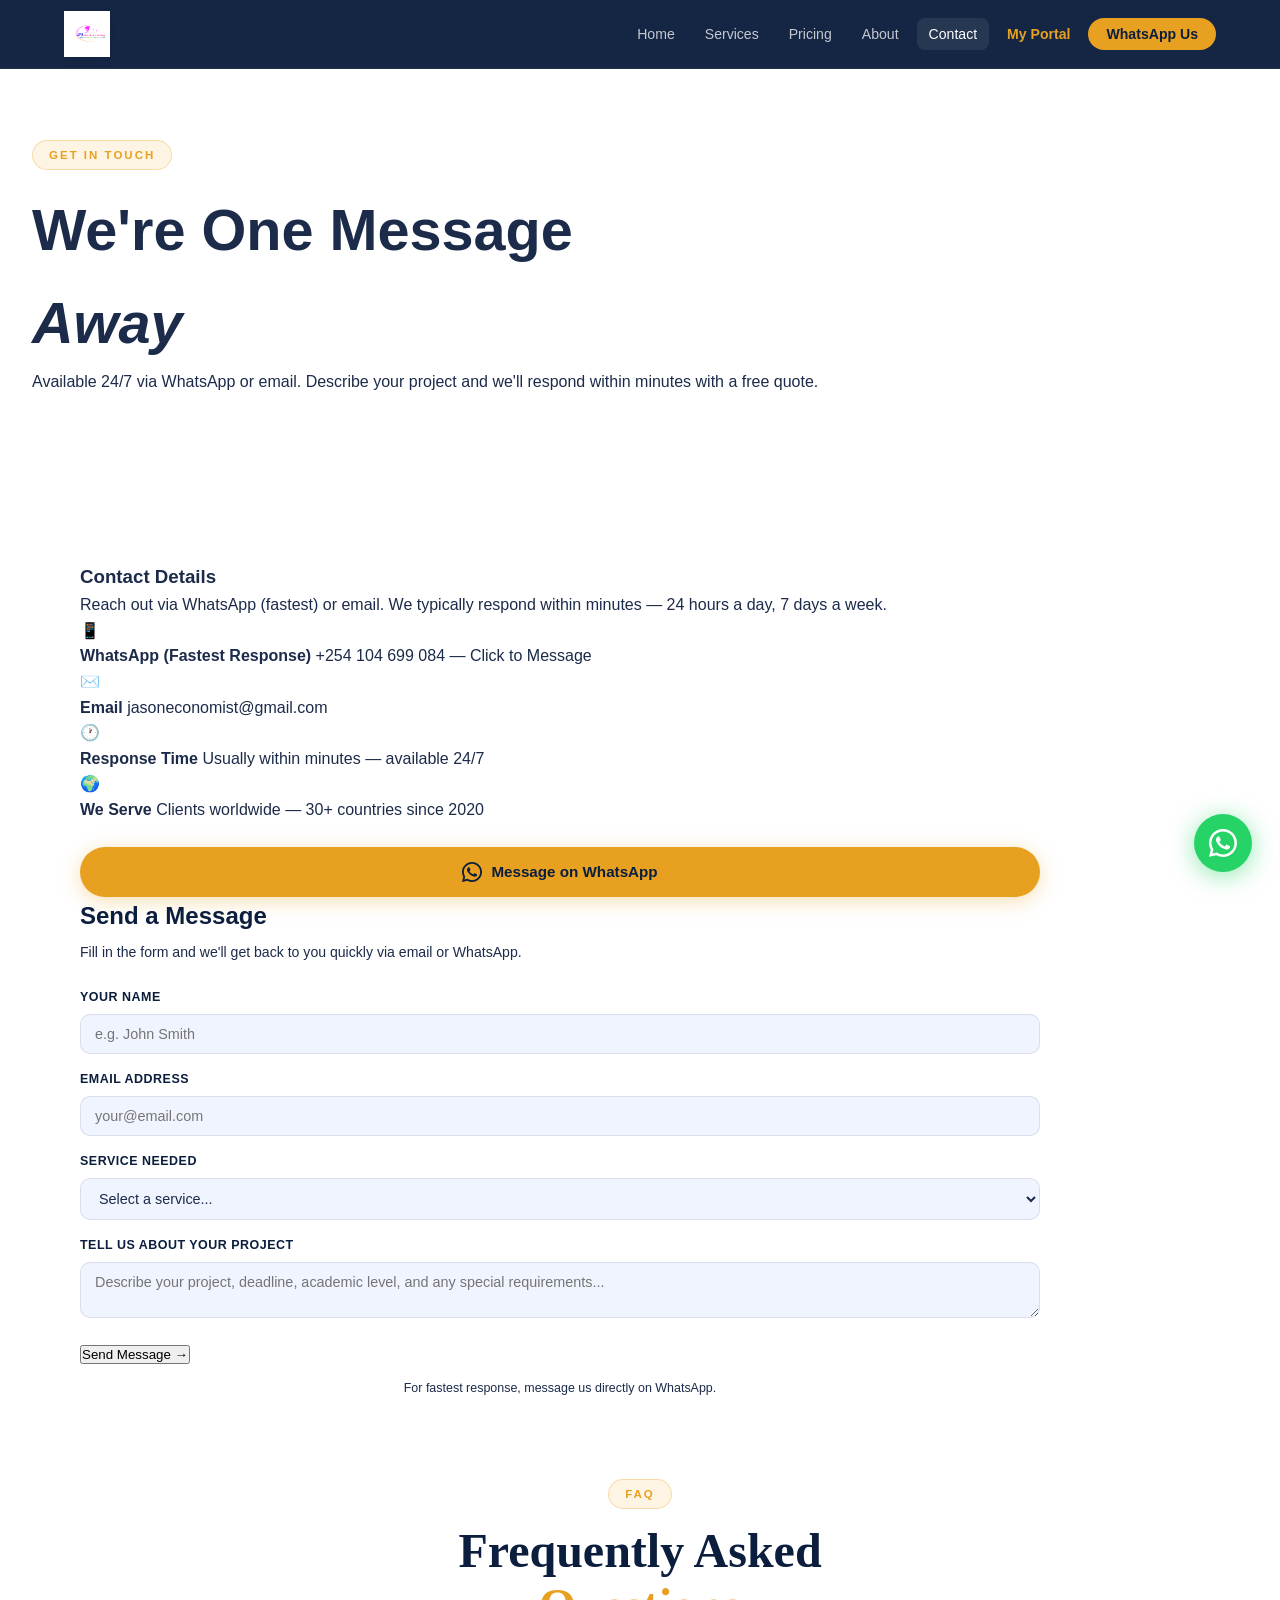
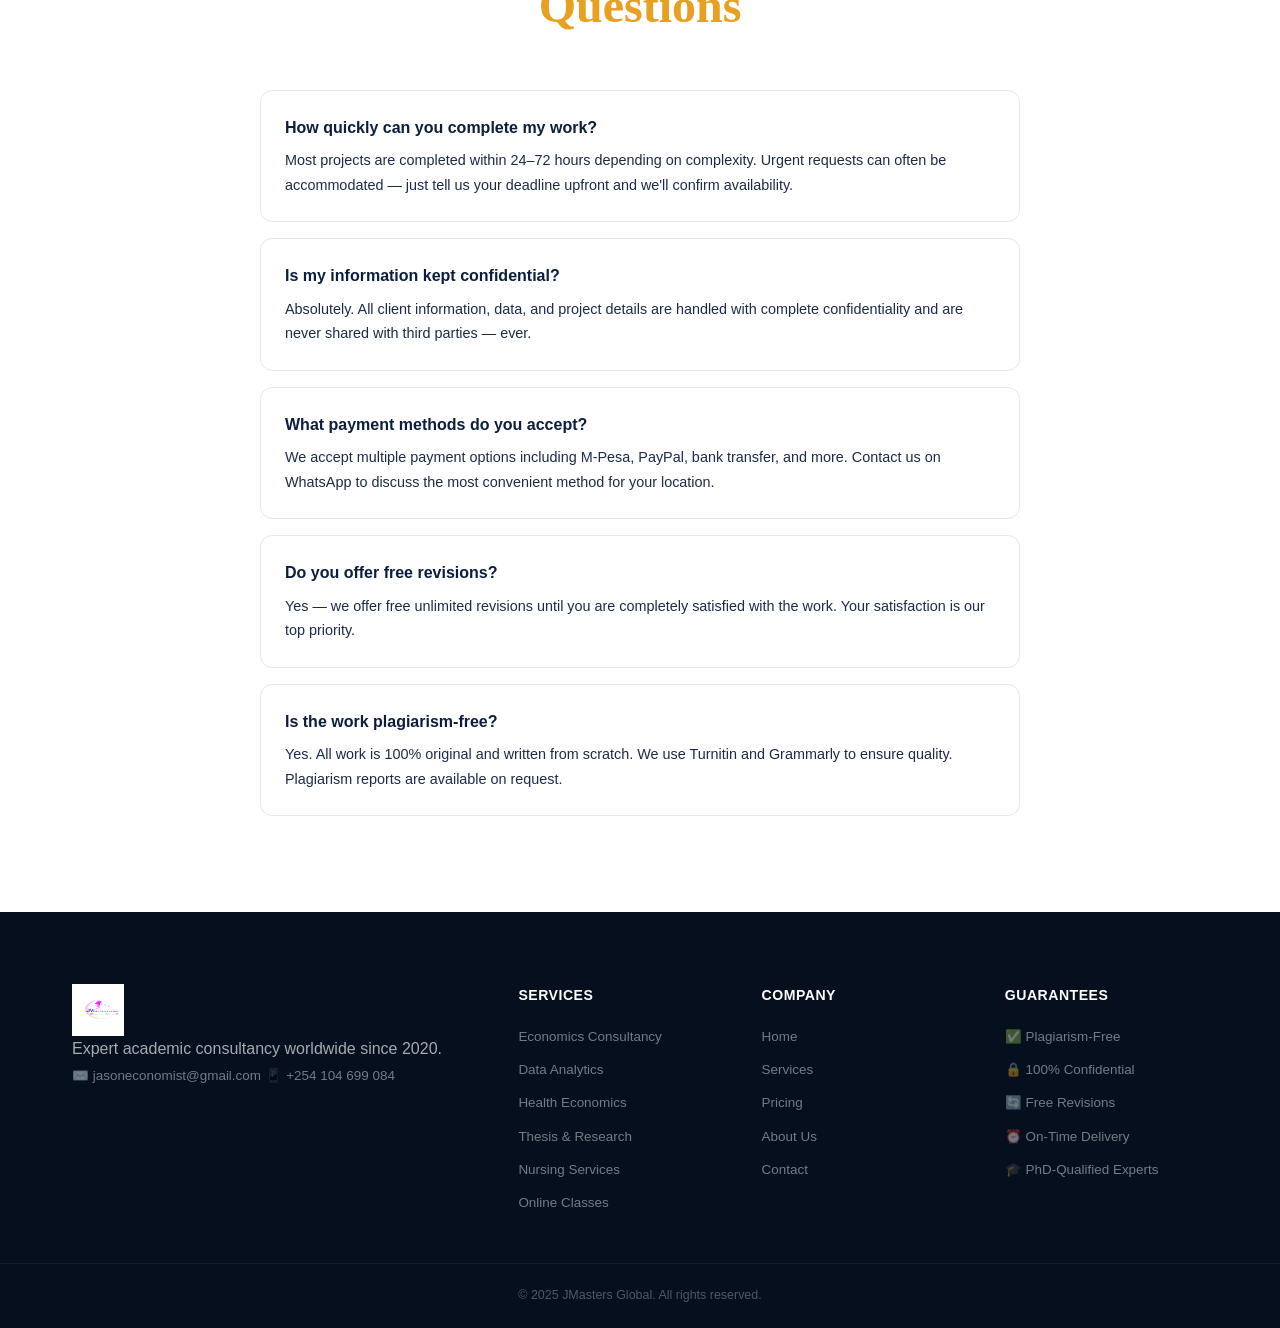
<file: contact.html>
<!DOCTYPE html>
<html lang="en">
<head>
  <meta charset="UTF-8" />
  <meta name="viewport" content="width=device-width, initial-scale=1.0" />
  <title>Contact Us | JMasters Global — WhatsApp & Email Support</title>
  <meta name="description" content="Contact JMasters Global — WhatsApp +254104699084 or email jasoneconomist@gmail.com. Get expert economics, data analytics, thesis, and nursing help 24/7." />
  <meta name="keywords" content="contact JMasters Global, economics help WhatsApp, academic help Kenya, data analytics contact, thesis help contact" />
  <link rel="preconnect" href="https://fonts.googleapis.com" />
  <link href="https://fonts.googleapis.com/css2?family=Cormorant+Garamond:ital,wght@0,400;0,600;0,700;1,400&family=Outfit:wght@300;400;500;600;700&display=swap" rel="stylesheet" />
  <link rel="stylesheet" href="style.css" />
</head>
<body>
  <nav class="nav" id="nav">
    <div class="nav-inner">
      <a href="index.html" class="nav-logo"><img src="logo.png" alt="JMasters Global" /></a>
      <button class="nav-toggle" id="navToggle"><span></span><span></span><span></span></button>
      <ul class="nav-links" id="navLinks">
        <li><a href="index.html">Home</a></li>
        <li><a href="services.html">Services</a></li>
      <li><a href="pricing.html">Pricing</a></li>
        <li><a href="about.html">About</a></li>
        <li><a href="contact.html" class="active">Contact</a></li>
        <li><a href="portal.html" style="color:var(--gold);font-weight:600;">My Portal</a></li>
      <li><a href="https://wa.me/+254104699084" class="nav-cta" target="_blank">WhatsApp Us</a></li>
      </ul>
    </div>
  </nav>

  <div class="page-hero">
    <div class="page-hero-inner">
      <span class="section-tag">Get In Touch</span>
      <h1>We're One Message<br /><em>Away</em></h1>
      <p>Available 24/7 via WhatsApp or email. Describe your project and we'll respond within minutes with a free quote.</p>
    </div>
  </div>

  <section class="section">
    <div class="container">
      <div class="contact-grid" style="max-width:960px;">
        <div class="contact-info-card">
          <h3>Contact Details</h3>
          <p>Reach out via WhatsApp (fastest) or email. We typically respond within minutes — 24 hours a day, 7 days a week.</p>
          <div class="contact-method">
            <div class="contact-method-icon">📱</div>
            <div class="contact-method-info">
              <strong>WhatsApp (Fastest Response)</strong>
              <a href="https://wa.me/+254104699084" target="_blank">+254 104 699 084 — Click to Message</a>
            </div>
          </div>
          <div class="contact-method">
            <div class="contact-method-icon">✉️</div>
            <div class="contact-method-info">
              <strong>Email</strong>
              <a href="mailto:jasoneconomist@gmail.com">jasoneconomist@gmail.com</a>
            </div>
          </div>
          <div class="contact-method">
            <div class="contact-method-icon">🕐</div>
            <div class="contact-method-info">
              <strong>Response Time</strong>
              <a>Usually within minutes — available 24/7</a>
            </div>
          </div>
          <div class="contact-method">
            <div class="contact-method-icon">🌍</div>
            <div class="contact-method-info">
              <strong>We Serve</strong>
              <a>Clients worldwide — 30+ countries since 2020</a>
            </div>
          </div>
          <a href="https://wa.me/+254104699084" class="btn-primary" target="_blank" style="margin-top:24px;width:100%;justify-content:center;">
            <svg width="20" height="20" viewBox="0 0 24 24" fill="currentColor"><path d="M17.472 14.382c-.297-.149-1.758-.867-2.03-.967-.273-.099-.471-.148-.67.15-.197.297-.767.966-.94 1.164-.173.199-.347.223-.644.075-.297-.15-1.255-.463-2.39-1.475-.883-.788-1.48-1.761-1.653-2.059-.173-.297-.018-.458.13-.606.134-.133.298-.347.446-.52.149-.174.198-.298.298-.497.099-.198.05-.371-.025-.52-.075-.149-.669-1.612-.916-2.207-.242-.579-.487-.5-.669-.51-.173-.008-.371-.01-.57-.01-.198 0-.52.074-.792.372-.272.297-1.04 1.016-1.04 2.479 0 1.462 1.065 2.875 1.213 3.074.149.198 2.096 3.2 5.077 4.487.709.306 1.262.489 1.694.625.712.227 1.36.195 1.871.118.571-.085 1.758-.719 2.006-1.413.248-.694.248-1.289.173-1.413-.074-.124-.272-.198-.57-.347z"/><path d="M12 0C5.373 0 0 5.373 0 12c0 2.123.554 4.118 1.528 5.845L.057 23.885l6.222-1.432A11.94 11.94 0 0012 24c6.627 0 12-5.373 12-12S18.627 0 12 0zm0 21.818a9.817 9.817 0 01-5.003-1.366l-.358-.213-3.712.854.87-3.612-.234-.371A9.818 9.818 0 012.182 12C2.182 6.57 6.57 2.182 12 2.182S21.818 6.57 21.818 12 17.43 21.818 12 21.818z"/></svg>
            Message on WhatsApp
          </a>
        </div>
        <div class="contact-form-card">
          <h3 style="font-family:var(--font-display);font-size:1.5rem;color:var(--navy);margin-bottom:6px;">Send a Message</h3>
          <p style="font-size:0.88rem;color:var(--text-muted);margin-bottom:24px;">Fill in the form and we'll get back to you quickly via email or WhatsApp.</p>
          <form id="contactForm" onsubmit="handleSubmit(event)">
            <div class="form-group">
              <label>Your Name</label>
              <input type="text" placeholder="e.g. John Smith" required />
            </div>
            <div class="form-group">
              <label>Email Address</label>
              <input type="email" placeholder="your@email.com" required />
            </div>
            <div class="form-group">
              <label>Service Needed</label>
              <select required>
                <option value="">Select a service...</option>
                <option>Economics Consultancy</option>
                <option>Data Analytics</option>
                <option>Business Analytics</option>
                <option>Health Economics</option>
                <option>Thesis & Research Writing</option>
                <option>Nursing Services</option>
                <option>Online Class Support</option>
                <option>Other</option>
              </select>
            </div>
            <div class="form-group">
              <label>Tell Us About Your Project</label>
              <textarea placeholder="Describe your project, deadline, academic level, and any special requirements..." required></textarea>
            </div>
            <button type="submit" class="form-submit">Send Message →</button>
          </form>
          <p style="font-size:0.78rem;color:var(--text-muted);margin-top:12px;text-align:center;">For fastest response, message us directly on WhatsApp.</p>
        </div>
      </div>

      <!-- FAQ -->
      <div style="max-width:760px;margin:80px auto 0;">
        <div class="section-head">
          <span class="section-tag">FAQ</span>
          <h2 class="section-title">Frequently Asked<br /><em>Questions</em></h2>
        </div>
        <div style="display:flex;flex-direction:column;gap:16px;">
          <div style="background:var(--off-white);border:1px solid var(--border);border-radius:12px;padding:24px;">
            <h4 style="color:var(--navy);margin-bottom:8px;font-size:1rem;">How quickly can you complete my work?</h4>
            <p style="color:var(--text-muted);font-size:0.9rem;line-height:1.7;">Most projects are completed within 24–72 hours depending on complexity. Urgent requests can often be accommodated — just tell us your deadline upfront and we'll confirm availability.</p>
          </div>
          <div style="background:var(--off-white);border:1px solid var(--border);border-radius:12px;padding:24px;">
            <h4 style="color:var(--navy);margin-bottom:8px;font-size:1rem;">Is my information kept confidential?</h4>
            <p style="color:var(--text-muted);font-size:0.9rem;line-height:1.7;">Absolutely. All client information, data, and project details are handled with complete confidentiality and are never shared with third parties — ever.</p>
          </div>
          <div style="background:var(--off-white);border:1px solid var(--border);border-radius:12px;padding:24px;">
            <h4 style="color:var(--navy);margin-bottom:8px;font-size:1rem;">What payment methods do you accept?</h4>
            <p style="color:var(--text-muted);font-size:0.9rem;line-height:1.7;">We accept multiple payment options including M-Pesa, PayPal, bank transfer, and more. Contact us on WhatsApp to discuss the most convenient method for your location.</p>
          </div>
          <div style="background:var(--off-white);border:1px solid var(--border);border-radius:12px;padding:24px;">
            <h4 style="color:var(--navy);margin-bottom:8px;font-size:1rem;">Do you offer free revisions?</h4>
            <p style="color:var(--text-muted);font-size:0.9rem;line-height:1.7;">Yes — we offer free unlimited revisions until you are completely satisfied with the work. Your satisfaction is our top priority.</p>
          </div>
          <div style="background:var(--off-white);border:1px solid var(--border);border-radius:12px;padding:24px;">
            <h4 style="color:var(--navy);margin-bottom:8px;font-size:1rem;">Is the work plagiarism-free?</h4>
            <p style="color:var(--text-muted);font-size:0.9rem;line-height:1.7;">Yes. All work is 100% original and written from scratch. We use Turnitin and Grammarly to ensure quality. Plagiarism reports are available on request.</p>
          </div>
        </div>
      </div>
    </div>
  </section>

  <footer class="footer">
    <div class="footer-inner">
      <div class="footer-col brand-col">
        <img src="logo.png" alt="JMasters Global" class="footer-logo" />
        <p>Expert academic consultancy worldwide since 2020.</p>
        <div class="footer-contact">
          <a href="mailto:jasoneconomist@gmail.com">✉️ jasoneconomist@gmail.com</a>
          <a href="https://wa.me/+254104699084" target="_blank">📱 +254 104 699 084</a>
        </div>
      </div>
      <div class="footer-col"><h4>Services</h4><ul><li><a href="services.html#economics">Economics Consultancy</a></li><li><a href="services.html#data">Data Analytics</a></li><li><a href="services.html#health">Health Economics</a></li><li><a href="services.html#thesis">Thesis & Research</a></li><li><a href="services.html#nursing">Nursing Services</a></li><li><a href="services.html#online">Online Classes</a></li></ul></div>
      <div class="footer-col"><h4>Company</h4><ul><li><a href="index.html">Home</a></li><li><a href="services.html">Services</a></li>
      <li><a href="pricing.html">Pricing</a></li><li><a href="about.html">About Us</a></li><li><a href="contact.html">Contact</a></li></ul></div>
      <div class="footer-col"><h4>Guarantees</h4><ul><li>✅ Plagiarism-Free</li><li>🔒 100% Confidential</li><li>🔄 Free Revisions</li><li>⏰ On-Time Delivery</li><li>🎓 PhD-Qualified Experts</li></ul></div>
    </div>
    <div class="footer-bottom"><p>© 2025 JMasters Global. All rights reserved.</p></div>
  </footer>
  <a href="https://wa.me/+254104699084" class="wa-float" target="_blank" aria-label="WhatsApp">
    <svg width="28" height="28" viewBox="0 0 24 24" fill="white"><path d="M17.472 14.382c-.297-.149-1.758-.867-2.03-.967-.273-.099-.471-.148-.67.15-.197.297-.767.966-.94 1.164-.173.199-.347.223-.644.075-.297-.15-1.255-.463-2.39-1.475-.883-.788-1.48-1.761-1.653-2.059-.173-.297-.018-.458.13-.606.134-.133.298-.347.446-.52.149-.174.198-.298.298-.497.099-.198.05-.371-.025-.52-.075-.149-.669-1.612-.916-2.207-.242-.579-.487-.5-.669-.51-.173-.008-.371-.01-.57-.01-.198 0-.52.074-.792.372-.272.297-1.04 1.016-1.04 2.479 0 1.462 1.065 2.875 1.213 3.074.149.198 2.096 3.2 5.077 4.487.709.306 1.262.489 1.694.625.712.227 1.36.195 1.871.118.571-.085 1.758-.719 2.006-1.413.248-.694.248-1.289.173-1.413-.074-.124-.272-.198-.57-.347z"/><path d="M12 0C5.373 0 0 5.373 0 12c0 2.123.554 4.118 1.528 5.845L.057 23.885l6.222-1.432A11.94 11.94 0 0012 24c6.627 0 12-5.373 12-12S18.627 0 12 0zm0 21.818a9.817 9.817 0 01-5.003-1.366l-.358-.213-3.712.854.87-3.612-.234-.371A9.818 9.818 0 012.182 12C2.182 6.57 6.57 2.182 12 2.182S21.818 6.57 21.818 12 17.43 21.818 12 21.818z"/></svg>
  </a>
  <script src="main.js"></script>
  <script>
    function handleSubmit(e) {
      e.preventDefault();
      const btn = e.target.querySelector('.form-submit');
      btn.textContent = '✅ Message Sent! We\'ll respond soon.';
      btn.style.background = '#22C55E';
      btn.style.color = '#fff';
      setTimeout(() => { btn.textContent = 'Send Message →'; btn.style.background = ''; btn.style.color = ''; e.target.reset(); }, 4000);
    }
  </script>
</body>
</html>
</file>
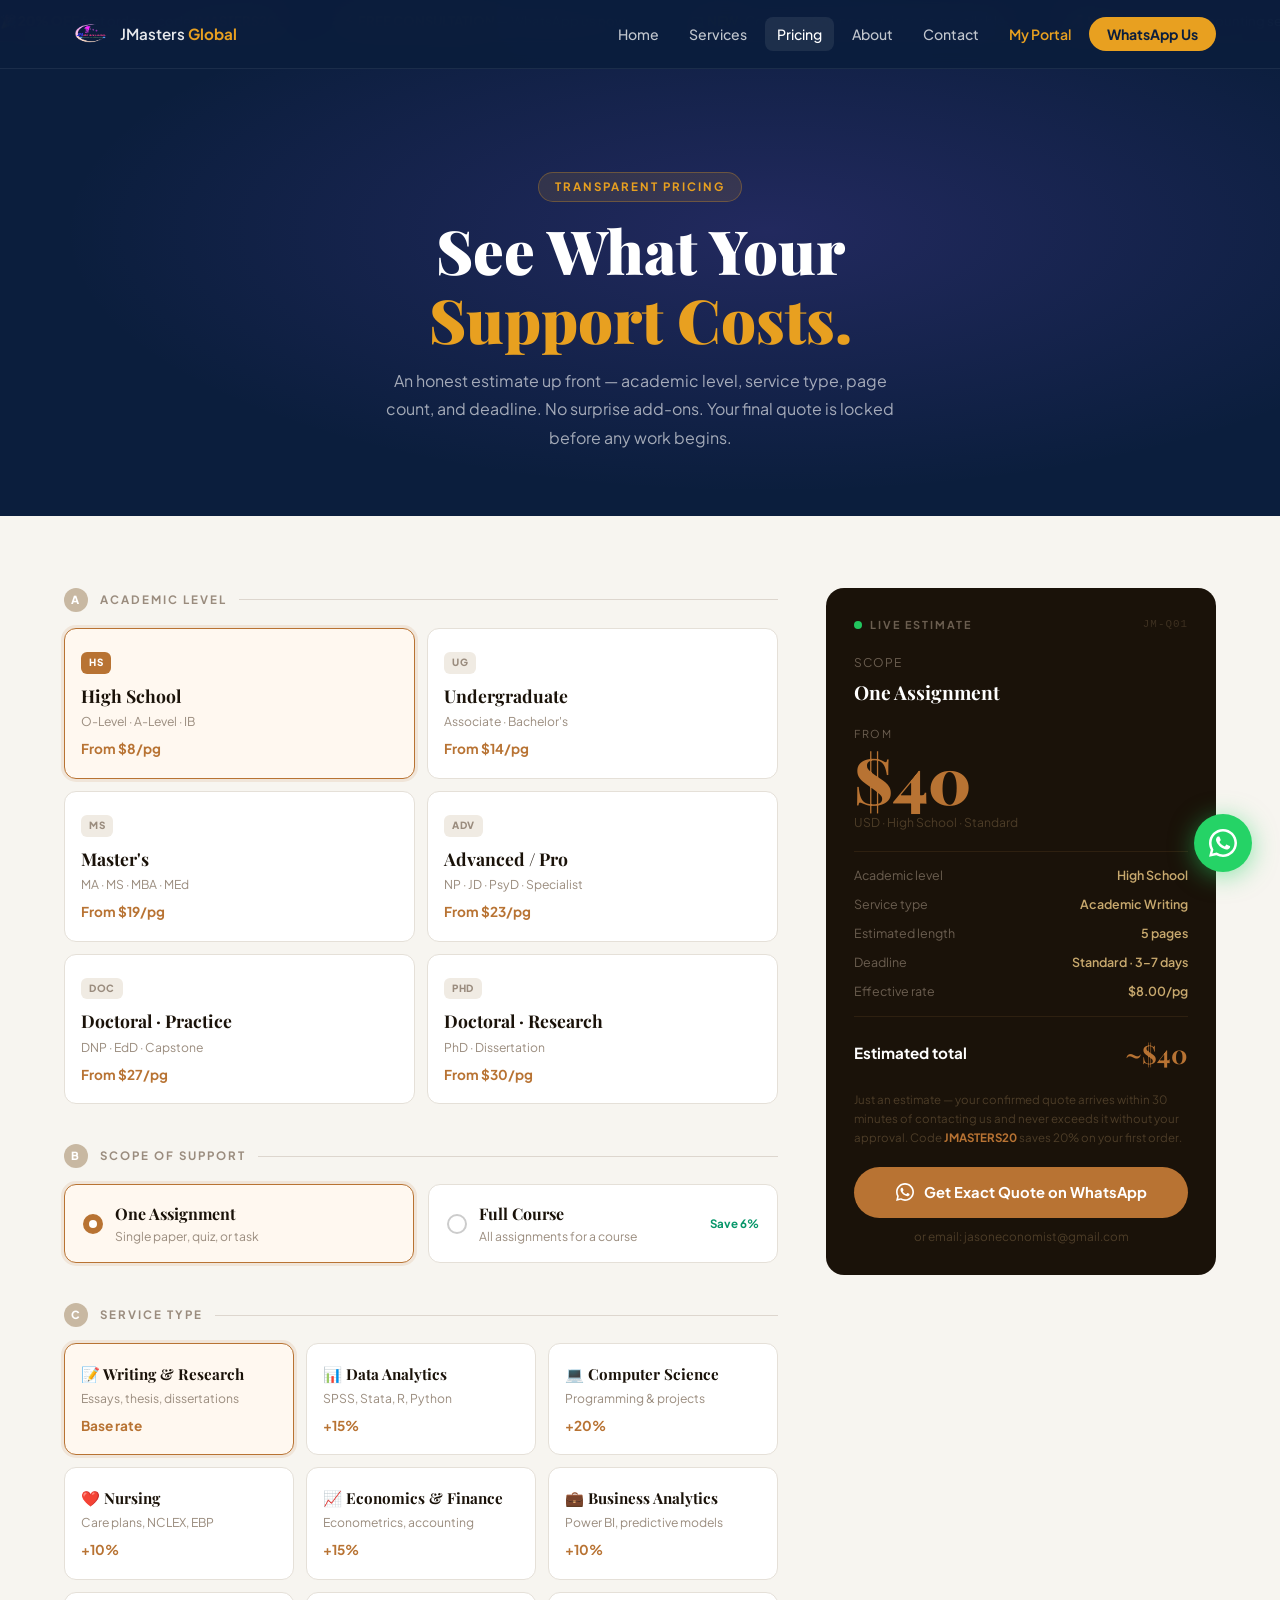
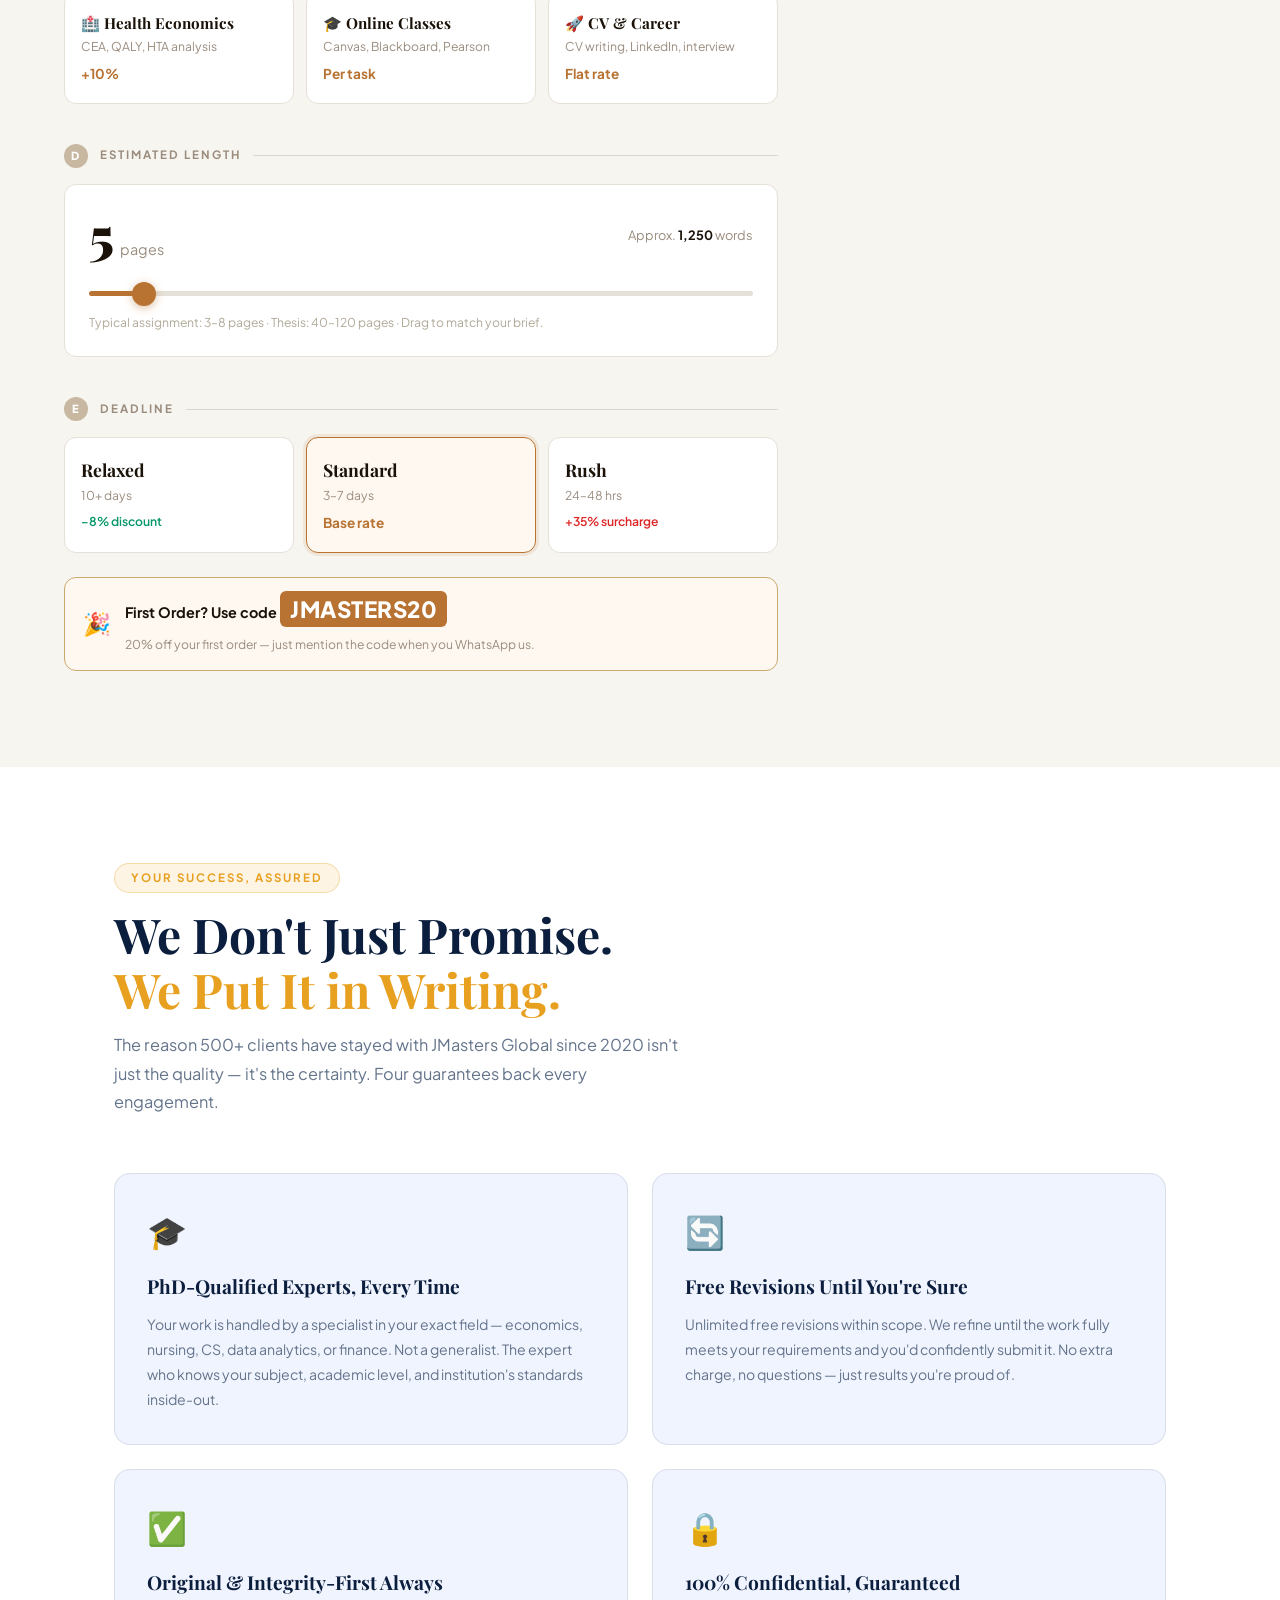
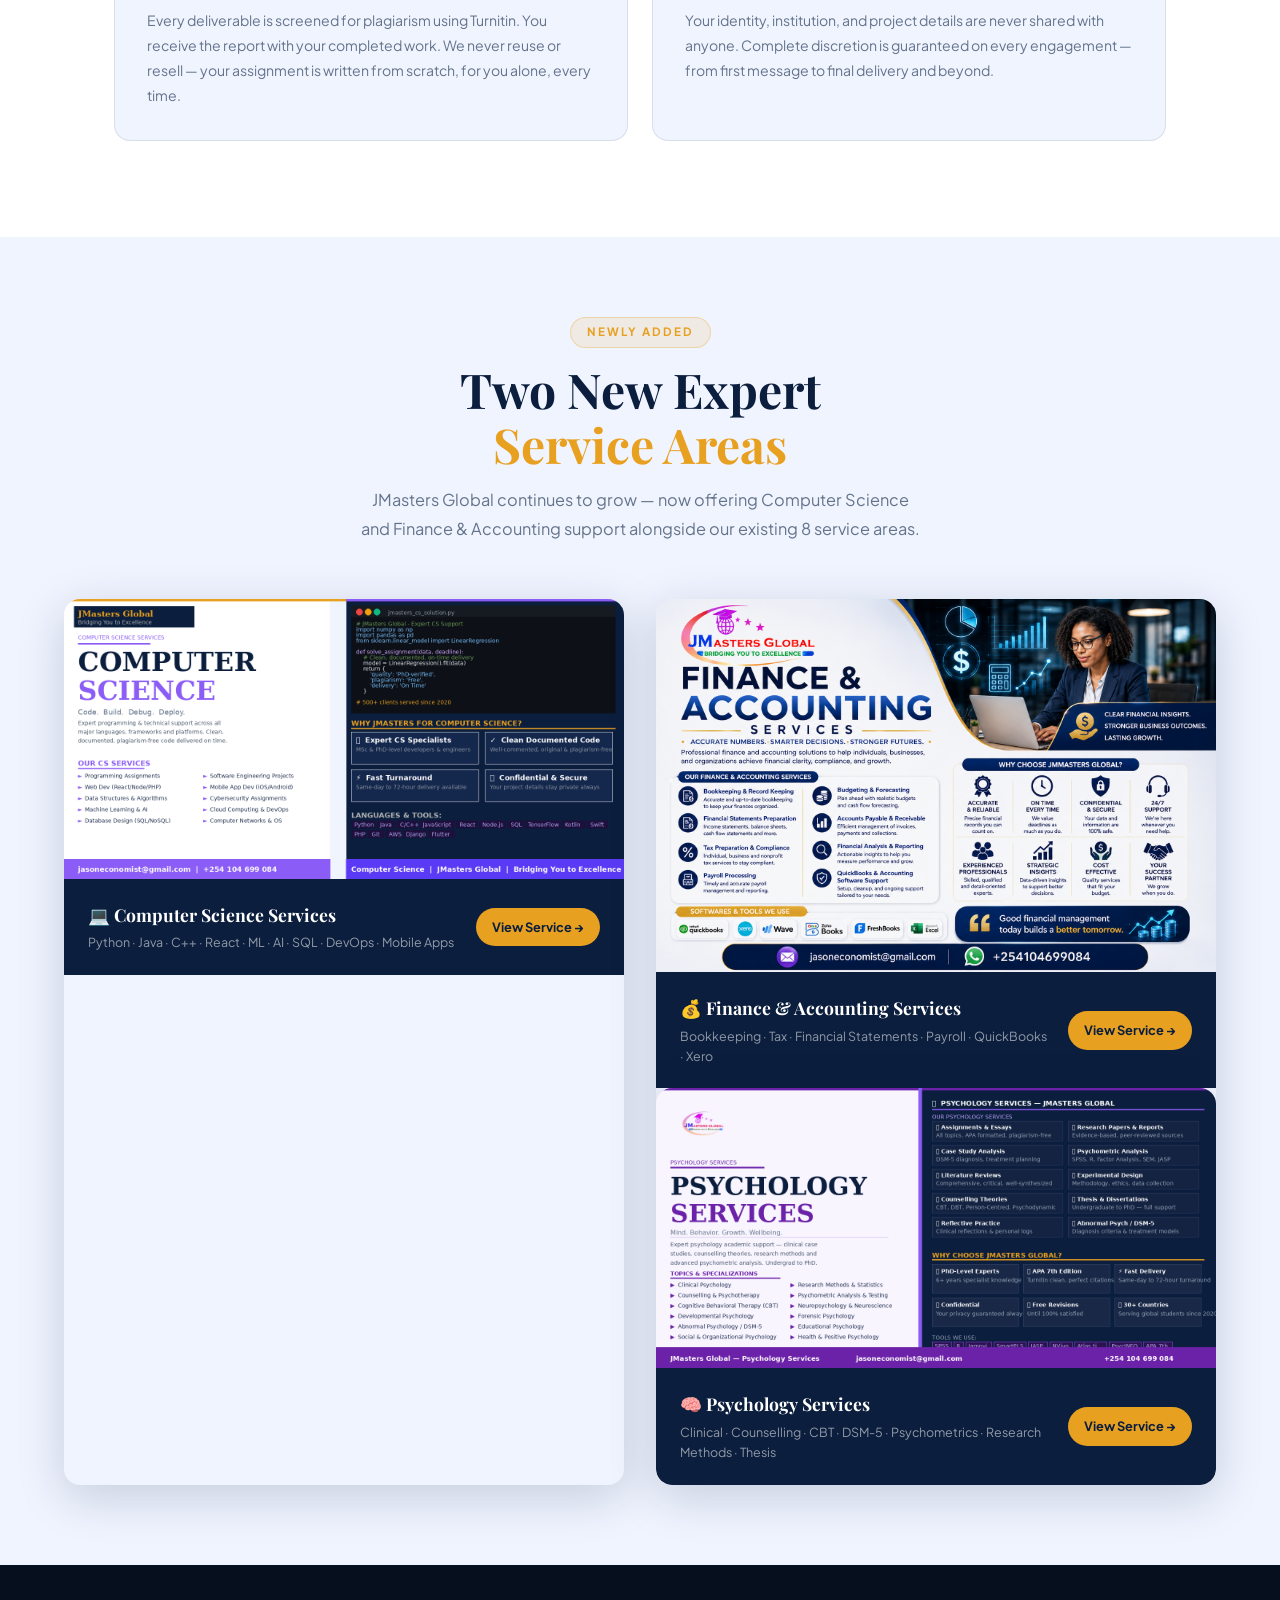
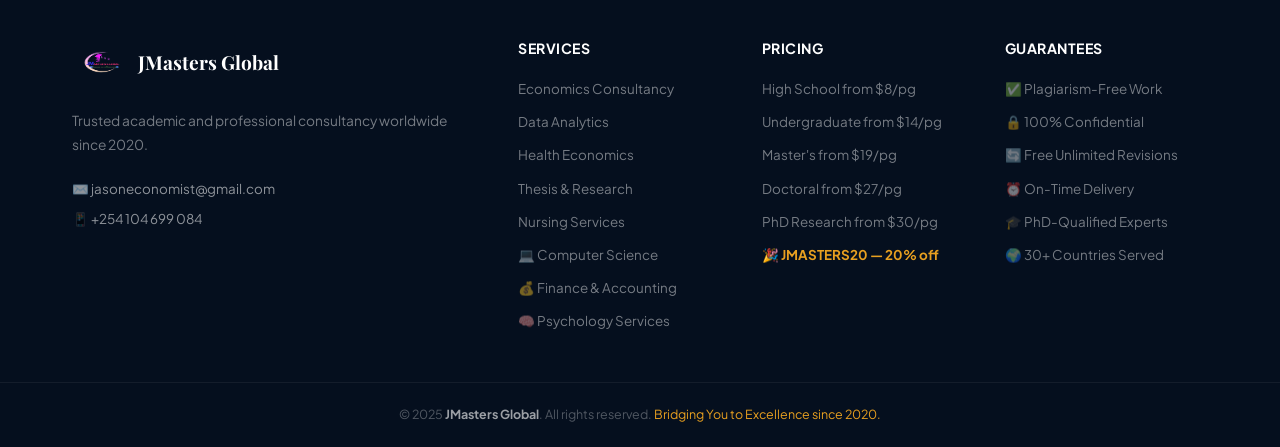
<file: pricing.html>
<!DOCTYPE html>
<html lang="en">
<head>
  <meta charset="UTF-8"/>
  <meta name="viewport" content="width=device-width, initial-scale=1.0"/>
  <title>Pricing | JMasters Global — Transparent Academic Support Costs</title>
  <meta name="description" content="See exactly what your JMasters Global support costs. Choose academic level, service type, page count and deadline for a live estimate. No surprises."/>
    <!-- Google tag (gtag.js) -->
  <script async src="https://www.googletagmanager.com/gtag/js?id=G-MMWP33FQR0"></script>
  <script>
    window.dataLayer = window.dataLayer || [];
    function gtag(){dataLayer.push(arguments);}
    gtag('js', new Date());
    gtag('config', 'G-MMWP33FQR0');
  </script>
  <link rel="preconnect" href="https://fonts.googleapis.com"/>
  <link href="https://fonts.googleapis.com/css2?family=Playfair+Display:wght@700;900&family=Plus+Jakarta+Sans:wght@300;400;500;600;700;800&display=swap" rel="stylesheet"/>
  <link rel="stylesheet" href="style.css"/>
  <style>
    /* PRICING PAGE */
    .pricing-hero{background:var(--navy);padding:130px 24px 64px;text-align:center;position:relative;overflow:hidden}
    .pricing-hero::before{content:'';position:absolute;inset:0;background:radial-gradient(ellipse at 60% 40%,rgba(139,92,246,.18),transparent 65%)}
    .pricing-hero-inner{position:relative;z-index:1;max-width:680px;margin:0 auto}
    .pricing-hero h1{font-family:var(--fd);font-size:clamp(2.2rem,5vw,3.8rem);font-weight:900;color:var(--white);line-height:1.12;margin-bottom:14px}
    .pricing-hero h1 span{color:var(--gold)}
    .pricing-hero p{color:rgba(255,255,255,.62);font-size:1rem;line-height:1.78;max-width:520px;margin:0 auto}

    /* CALCULATOR */
    .calc-section{background:#f7f5f0;padding:72px 0 96px}
    .calc-wrap{max-width:1200px;margin:0 auto;padding:0 24px;display:grid;grid-template-columns:1fr 390px;gap:48px;align-items:start}

    .step-label{display:flex;align-items:center;gap:12px;font-size:.72rem;font-weight:700;letter-spacing:2px;text-transform:uppercase;color:#9a8c7e;margin-bottom:16px;margin-top:40px}
    .step-label:first-child{margin-top:0}
    .step-letter{width:24px;height:24px;border-radius:50%;background:#c8b8a2;color:#fff;display:flex;align-items:center;justify-content:center;font-size:.7rem;font-weight:800;flex-shrink:0}
    .step-label::after{content:'';flex:1;height:1px;background:#ddd6ce}

    /* Option cards */
    .option-grid{display:grid;gap:12px}
    .og-2{grid-template-columns:1fr 1fr}
    .og-3{grid-template-columns:1fr 1fr 1fr}
    .og-4{grid-template-columns:repeat(4,1fr)}
    .opt-card{background:#fff;border:1.5px solid #e5e0d8;border-radius:12px;padding:18px 16px;cursor:pointer;transition:all .22s ease;position:relative;user-select:none}
    .opt-card:hover{border-color:#c8a96e;background:#fffbf5}
    .opt-card.selected{border-color:#b87333;background:#fff8f0;box-shadow:0 0 0 3px rgba(184,115,51,.12)}
    .opt-tag{display:inline-block;background:#f0ebe3;color:#9a8c7e;font-size:.62rem;font-weight:800;letter-spacing:.5px;padding:3px 8px;border-radius:6px;margin-bottom:8px;text-transform:uppercase}
    .opt-card.selected .opt-tag{background:#b87333;color:#fff}
    .opt-title{font-family:var(--fd);font-size:1.1rem;font-weight:700;color:#1a1209;margin-bottom:3px}
    .opt-sub{font-size:.76rem;color:#9a8c7e;margin-bottom:8px;line-height:1.4}
    .opt-price{font-size:.85rem;font-weight:700;color:#b87333}
    .opt-save{font-size:.76rem;color:#059669;font-weight:600}
    .opt-surcharge{font-size:.76rem;color:#dc2626;font-weight:600}

    /* Scope */
    .scope-row{display:flex;gap:14px}
    .scope-opt{flex:1;background:#fff;border:1.5px solid #e5e0d8;border-radius:12px;padding:16px 18px;cursor:pointer;transition:all .22s;display:flex;align-items:center;gap:12px;user-select:none}
    .scope-opt:hover{border-color:#c8a96e}
    .scope-opt.selected{border-color:#b87333;background:#fff8f0;box-shadow:0 0 0 3px rgba(184,115,51,.12)}
    .s-radio{width:20px;height:20px;border-radius:50%;border:2px solid #ccc;flex-shrink:0;display:flex;align-items:center;justify-content:center;transition:all .2s}
    .scope-opt.selected .s-radio{border-color:#b87333;background:#b87333}
    .scope-opt.selected .s-radio::after{content:'';width:8px;height:8px;border-radius:50%;background:#fff;display:block}
    .s-title{font-family:var(--fd);font-size:1rem;font-weight:700;color:#1a1209}
    .s-sub{font-size:.76rem;color:#9a8c7e}
    .s-badge{margin-left:auto;font-size:.72rem;color:#059669;font-weight:700;white-space:nowrap}

    /* Slider */
    .slider-wrap{background:#fff;border:1.5px solid #e5e0d8;border-radius:12px;padding:24px}
    .slider-top{display:flex;align-items:center;justify-content:space-between;margin-bottom:16px}
    .page-num{font-family:var(--fd);font-size:3.2rem;font-weight:900;color:#1a1209;line-height:1}
    .page-lbl{font-size:.9rem;color:#9a8c7e;font-weight:400;font-family:var(--fb);margin-left:6px}
    .word-count{text-align:right;font-size:.8rem;color:#9a8c7e}
    .word-count strong{color:#1a1209}
    input[type=range]{width:100%;-webkit-appearance:none;height:5px;border-radius:3px;background:linear-gradient(to right,#b87333 var(--pct,8%),#e5e0d8 var(--pct,8%));outline:none;cursor:pointer;margin:4px 0}
    input[type=range]::-webkit-slider-thumb{-webkit-appearance:none;width:24px;height:24px;border-radius:50%;background:#b87333;cursor:pointer;box-shadow:0 2px 8px rgba(184,115,51,.45);transition:.15s}
    input[type=range]::-webkit-slider-thumb:hover{transform:scale(1.15)}
    .slider-hint{font-size:.76rem;color:#b0a898;margin-top:10px}

    /* Promo box */
    .promo-input-box{background:#fff8f0;border:1.5px solid #c8a96e;border-radius:12px;padding:14px 18px;display:flex;align-items:center;gap:14px;margin-top:24px}
    .promo-input-box span{font-size:1.4rem}
    .pib-text strong{display:block;font-size:.9rem;font-weight:700;color:#1a1209;margin-bottom:2px}
    .pib-text small{font-size:.76rem;color:#9a8c7e}
    .pib-code{background:#b87333;color:#fff;font-weight:800;font-size:.8rem;padding:4px 10px;border-radius:6px;letter-spacing:.5px}

    /* LIVE ESTIMATE CARD */
    .estimate-card{background:#1a1209;border-radius:18px;padding:28px;position:sticky;top:90px;color:#fff}
    .ec-header{display:flex;align-items:center;justify-content:space-between;margin-bottom:20px}
    .ec-live{display:flex;align-items:center;gap:8px;font-size:.68rem;font-weight:700;letter-spacing:2px;text-transform:uppercase;color:#6b5e50}
    .ec-dot{width:8px;height:8px;border-radius:50%;background:#22C55E;animation:ecpulse 2s infinite}
    @keyframes ecpulse{0%,100%{opacity:1;box-shadow:0 0 0 0 rgba(34,197,94,.4)}50%{opacity:.6;box-shadow:0 0 0 6px rgba(34,197,94,0)}}
    .ec-ref{font-size:.68rem;color:#3d3020;font-family:monospace;letter-spacing:1px}
    .ec-scope-lbl{font-size:.75rem;color:#6b5e50;margin-bottom:4px;text-transform:uppercase;letter-spacing:1px}
    .ec-scope{font-family:var(--fd);font-size:1.2rem;color:#fff;font-weight:700;margin-bottom:18px}
    .ec-from{font-size:.68rem;color:#6b5e50;text-transform:uppercase;letter-spacing:1.5px;margin-bottom:4px}
    .ec-price{font-family:var(--fd);font-size:4rem;font-weight:900;color:#b87333;line-height:1;margin-bottom:2px;transition:all .3s}
    .ec-price-sub{font-size:.76rem;color:#4d3d28;margin-bottom:20px;line-height:1.5}
    .ec-div{border:none;border-top:1px solid #2e2010;margin:14px 0}
    .ec-row{display:flex;justify-content:space-between;align-items:center;margin-bottom:9px}
    .ec-rl{font-size:.78rem;color:#6b5e50}
    .ec-rv{font-size:.78rem;color:#c8a96e;font-weight:600;text-align:right;max-width:160px}
    .ec-total-row{display:flex;justify-content:space-between;align-items:center;margin:16px 0}
    .ec-tl{font-size:.95rem;font-weight:700;color:#fff}
    .ec-tv{font-family:var(--fd);font-size:1.6rem;color:#b87333;font-weight:700;transition:all .3s}
    .ec-note{font-size:.72rem;color:#4d3d28;line-height:1.65;margin-bottom:20px}
    .ec-cta{display:flex;align-items:center;justify-content:center;gap:10px;width:100%;background:#b87333;color:#fff;text-align:center;font-family:var(--fb);font-weight:700;font-size:.92rem;padding:14px;border-radius:50px;border:none;cursor:pointer;transition:.2s;text-decoration:none}
    .ec-cta:hover{background:#c8a96e;transform:translateY(-2px)}
    .ec-alt{display:block;text-align:center;font-size:.74rem;color:#4d3d28;margin-top:10px}

    /* GUARANTEES */
    .guar-section{background:#fff;padding:96px 0}
    .guar-inner{max-width:1100px;margin:0 auto;padding:0 24px}
    .guar-grid{display:grid;grid-template-columns:repeat(2,1fr);gap:24px;margin-top:48px}
    .guar-card{background:var(--off);border:1.5px solid var(--border);border-radius:16px;padding:32px;transition:var(--tr)}
    .guar-card:hover{border-color:var(--gold);transform:translateY(-4px);box-shadow:var(--shx)}
    .guar-icon{font-size:2rem;margin-bottom:14px;display:block}
    .guar-card h3{font-family:var(--fd);font-size:1.2rem;font-weight:700;color:var(--navy);margin-bottom:10px}
    .guar-card p{font-size:.88rem;color:var(--muted);line-height:1.78}

    /* NEW SERVICES SHOWCASE */
    .new-svc-section{background:var(--off);padding:80px 0}
    .new-svc-inner{max-width:1200px;margin:0 auto;padding:0 24px}
    .new-svc-grid{display:grid;grid-template-columns:1fr 1fr;gap:32px;margin-top:48px}
    .new-svc-card{border-radius:16px;overflow:hidden;box-shadow:var(--shx);transition:var(--tr)}
    .new-svc-card:hover{transform:translateY(-6px)}
    .new-svc-card img{width:100%;display:block;height:auto}
    .new-svc-card-body{background:var(--navy);padding:22px 24px;display:flex;align-items:center;justify-content:space-between;gap:16px}
    .new-svc-card-body h3{font-family:var(--fd);font-size:1.1rem;color:#fff;font-weight:700;margin-bottom:4px}
    .new-svc-card-body p{font-size:.78rem;color:rgba(255,255,255,.55)}
    .new-svc-card-body a{background:var(--gold);color:var(--navy);font-weight:700;font-size:.8rem;padding:9px 16px;border-radius:50px;white-space:nowrap;transition:var(--tr);flex-shrink:0}
    .new-svc-card-body a:hover{background:var(--gold2);transform:translateY(-2px)}

    @media(max-width:960px){
      .calc-wrap{grid-template-columns:1fr}
      .estimate-card{position:static}
      .og-4{grid-template-columns:repeat(2,1fr)}
      .guar-grid{grid-template-columns:1fr}
      .new-svc-grid{grid-template-columns:1fr}
    }
    @media(max-width:600px){
      .og-2{grid-template-columns:1fr}
      .og-3{grid-template-columns:1fr 1fr}
      .scope-row{flex-direction:column}
    }
  </style>
</head>
<body>

<!-- PROMO TICKER -->
<div class="promo-ticker">
  <div class="ticker-track">
    <span>🎉 <strong>20% OFF</strong> first order — code <strong>JMASTERS20</strong></span>
    <span>⚡ <strong>FREE CONSULTATION</strong> — WhatsApp us now</span>
    <span>💻 <strong>NEW:</strong> Computer Science services now available</span>
    <span>💰 <strong>NEW:</strong> Finance & Accounting services now available</span>
    <span>🌍 <strong>500+ clients</strong> across 30+ countries since 2020</span>
    <span>🎉 <strong>20% OFF</strong> first order — code <strong>JMASTERS20</strong></span>
    <span>⚡ <strong>FREE CONSULTATION</strong> — WhatsApp us now</span>
    <span>💻 <strong>NEW:</strong> Computer Science services now available</span>
    <span>💰 <strong>NEW:</strong> Finance & Accounting services now available</span>
  </div>
</div>

<!-- NAV -->
<nav class="nav" id="nav">
  <div class="nav-inner">
    <a href="index.html" class="nav-logo"><img src="logo-transparent.png" alt="JMasters Global"/><span>JMasters <strong>Global</strong></span></a>
    <button class="nav-toggle" id="navToggle"><span></span><span></span><span></span></button>
    <ul class="nav-links" id="navLinks">
      <li><a href="index.html">Home</a></li>
      <li><a href="services.html">Services</a></li>
      <li><a href="pricing.html" class="active">Pricing</a></li>
      <li><a href="about.html">About</a></li>
      <li><a href="contact.html">Contact</a></li>
      <li><a href="portal.html" style="color:var(--gold);font-weight:600;">My Portal</a></li>
      <li><a href="https://wa.me/+254104699084" class="nav-cta" target="_blank">WhatsApp Us</a></li>
    </ul>
  </div>
</nav>

<!-- HERO -->
<div class="pricing-hero">
  <div class="pricing-hero-inner">
    <span class="section-tag">Transparent Pricing</span>
    <h1>See What Your<br/><span>Support Costs.</span></h1>
    <p>An honest estimate up front — academic level, service type, page count, and deadline. No surprise add-ons. Your final quote is locked before any work begins.</p>
  </div>
</div>

<!-- CALCULATOR -->
<section class="calc-section">
  <div class="calc-wrap">
    <div class="calc-left">

      <!-- A: Academic Level -->
      <div class="step-label"><span class="step-letter">A</span>Academic Level</div>
      <div class="option-grid og-2" id="levelGrid">
        <div class="opt-card selected" data-rate="8"><div class="opt-tag">HS</div><div class="opt-title">High School</div><div class="opt-sub">O-Level · A-Level · IB</div><div class="opt-price">From $8/pg</div></div>
        <div class="opt-card" data-rate="14"><div class="opt-tag">UG</div><div class="opt-title">Undergraduate</div><div class="opt-sub">Associate · Bachelor's</div><div class="opt-price">From $14/pg</div></div>
        <div class="opt-card" data-rate="19"><div class="opt-tag">MS</div><div class="opt-title">Master's</div><div class="opt-sub">MA · MS · MBA · MEd</div><div class="opt-price">From $19/pg</div></div>
        <div class="opt-card" data-rate="23"><div class="opt-tag">ADV</div><div class="opt-title">Advanced / Pro</div><div class="opt-sub">NP · JD · PsyD · Specialist</div><div class="opt-price">From $23/pg</div></div>
        <div class="opt-card" data-rate="27"><div class="opt-tag">DOC</div><div class="opt-title">Doctoral · Practice</div><div class="opt-sub">DNP · EdD · Capstone</div><div class="opt-price">From $27/pg</div></div>
        <div class="opt-card" data-rate="30"><div class="opt-tag">PHD</div><div class="opt-title">Doctoral · Research</div><div class="opt-sub">PhD · Dissertation</div><div class="opt-price">From $30/pg</div></div>
      </div>

      <!-- B: Scope -->
      <div class="step-label"><span class="step-letter">B</span>Scope of Support</div>
      <div class="scope-row" id="scopeRow">
        <div class="scope-opt selected" data-mult="1.0"><div class="s-radio"></div><div><div class="s-title">One Assignment</div><div class="s-sub">Single paper, quiz, or task</div></div></div>
        <div class="scope-opt" data-mult="0.94"><div class="s-radio"></div><div><div class="s-title">Full Course</div><div class="s-sub">All assignments for a course</div></div><div class="s-badge">Save 6%</div></div>
      </div>

      <!-- C: Service Type -->
      <div class="step-label"><span class="step-letter">C</span>Service Type</div>
      <div class="option-grid og-3" id="svcGrid">
        <div class="opt-card selected" data-smult="1.00" data-sname="Academic Writing"><div class="opt-title" style="font-size:.95rem">📝 Writing &amp; Research</div><div class="opt-sub">Essays, thesis, dissertations</div><div class="opt-price">Base rate</div></div>
        <div class="opt-card" data-smult="1.15" data-sname="Data Analytics"><div class="opt-title" style="font-size:.95rem">📊 Data Analytics</div><div class="opt-sub">SPSS, Stata, R, Python</div><div class="opt-price">+15%</div></div>
        <div class="opt-card" data-smult="1.20" data-sname="Computer Science"><div class="opt-title" style="font-size:.95rem">💻 Computer Science</div><div class="opt-sub">Programming &amp; projects</div><div class="opt-price">+20%</div></div>
        <div class="opt-card" data-smult="1.10" data-sname="Nursing Services"><div class="opt-title" style="font-size:.95rem">❤️ Nursing</div><div class="opt-sub">Care plans, NCLEX, EBP</div><div class="opt-price">+10%</div></div>
        <div class="opt-card" data-smult="1.15" data-sname="Economics &amp; Finance"><div class="opt-title" style="font-size:.95rem">📈 Economics &amp; Finance</div><div class="opt-sub">Econometrics, accounting</div><div class="opt-price">+15%</div></div>
        <div class="opt-card" data-smult="1.10" data-sname="Business Analytics"><div class="opt-title" style="font-size:.95rem">💼 Business Analytics</div><div class="opt-sub">Power BI, predictive models</div><div class="opt-price">+10%</div></div>
        <div class="opt-card" data-smult="1.10" data-sname="Health Economics"><div class="opt-title" style="font-size:.95rem">🏥 Health Economics</div><div class="opt-sub">CEA, QALY, HTA analysis</div><div class="opt-price">+10%</div></div>
        <div class="opt-card" data-smult="0.75" data-sname="Online Class Support"><div class="opt-title" style="font-size:.95rem">🎓 Online Classes</div><div class="opt-sub">Canvas, Blackboard, Pearson</div><div class="opt-price">Per task</div></div>
        <div class="opt-card" data-smult="0.60" data-sname="CV &amp; Career Guidance"><div class="opt-title" style="font-size:.95rem">🚀 CV &amp; Career</div><div class="opt-sub">CV writing, LinkedIn, interview</div><div class="opt-price">Flat rate</div></div>
      </div>

      <!-- D: Pages -->
      <div class="step-label"><span class="step-letter">D</span>Estimated Length</div>
      <div class="slider-wrap">
        <div class="slider-top">
          <div><span class="page-num" id="pageNum">5</span><span class="page-lbl">pages</span></div>
          <div class="word-count">Approx. <strong id="wordCount">1,250</strong> words</div>
        </div>
        <input type="range" id="pageSlider" min="1" max="60" value="5" step="1"/>
        <div class="slider-hint">Typical assignment: 3–8 pages · Thesis: 40–120 pages · Drag to match your brief.</div>
      </div>

      <!-- E: Deadline -->
      <div class="step-label"><span class="step-letter">E</span>Deadline</div>
      <div class="option-grid og-3" id="deadGrid">
        <div class="opt-card" data-dmult="0.92" data-dname="Relaxed · 10+ days"><div class="opt-title">Relaxed</div><div class="opt-sub">10+ days</div><div class="opt-save">–8% discount</div></div>
        <div class="opt-card selected" data-dmult="1.00" data-dname="Standard · 3–7 days"><div class="opt-title">Standard</div><div class="opt-sub">3–7 days</div><div class="opt-price">Base rate</div></div>
        <div class="opt-card" data-dmult="1.35" data-dname="Rush · 24–48 hrs"><div class="opt-title">Rush</div><div class="opt-sub">24–48 hrs</div><div class="opt-surcharge">+35% surcharge</div></div>
      </div>

      <!-- Promo -->
      <div class="promo-input-box">
        <span>🎉</span>
        <div class="pib-text">
          <strong>First Order? Use code <span class="pib-code">JMASTERS20</span></strong>
          <small>20% off your first order — just mention the code when you WhatsApp us.</small>
        </div>
      </div>

    </div><!-- /calc-left -->

    <!-- LIVE ESTIMATE -->
    <div class="calc-right">
      <div class="estimate-card">
        <div class="ec-header">
          <div class="ec-live"><div class="ec-dot"></div>Live Estimate</div>
          <div class="ec-ref">JM-Q01</div>
        </div>
        <div class="ec-scope-lbl">Scope</div>
        <div class="ec-scope" id="ecScope">One Assignment</div>
        <div class="ec-from">From</div>
        <div class="ec-price" id="ecPrice">$40</div>
        <div class="ec-price-sub" id="ecSub">USD total · High School · Standard</div>
        <hr class="ec-div"/>
        <div class="ec-row"><span class="ec-rl">Academic level</span><span class="ec-rv" id="ecLevel">High School</span></div>
        <div class="ec-row"><span class="ec-rl">Service type</span><span class="ec-rv" id="ecSvc">Academic Writing</span></div>
        <div class="ec-row"><span class="ec-rl">Estimated length</span><span class="ec-rv" id="ecPages">5 pages</span></div>
        <div class="ec-row"><span class="ec-rl">Deadline</span><span class="ec-rv" id="ecDead">Standard · 3–7 days</span></div>
        <div class="ec-row"><span class="ec-rl">Effective rate</span><span class="ec-rv" id="ecRate">$8.00/pg</span></div>
        <hr class="ec-div"/>
        <div class="ec-total-row"><span class="ec-tl">Estimated total</span><span class="ec-tv" id="ecTotal">~$40</span></div>
        <p class="ec-note">Just an estimate — your confirmed quote arrives within 30 minutes of contacting us and never exceeds it without your approval. Code <strong style="color:#b87333">JMASTERS20</strong> saves 20% on your first order.</p>
        <a href="https://wa.me/+254104699084?text=Hi%20JMasters%20Global!%20I%27d%20like%20a%20quote%20for%20my%20assignment." class="ec-cta" target="_blank">
          <svg width="18" height="18" viewBox="0 0 24 24" fill="currentColor"><path d="M17.472 14.382c-.297-.149-1.758-.867-2.03-.967-.273-.099-.471-.148-.67.15-.197.297-.767.966-.94 1.164-.173.199-.347.223-.644.075-.297-.15-1.255-.463-2.39-1.475-.883-.788-1.48-1.761-1.653-2.059-.173-.297-.018-.458.13-.606.134-.133.298-.347.446-.52.149-.174.198-.298.298-.497.099-.198.05-.371-.025-.52-.075-.149-.669-1.612-.916-2.207-.242-.579-.487-.5-.669-.51-.173-.008-.371-.01-.57-.01-.198 0-.52.074-.792.372-.272.297-1.04 1.016-1.04 2.479 0 1.462 1.065 2.875 1.213 3.074.149.198 2.096 3.2 5.077 4.487.709.306 1.262.489 1.694.625.712.227 1.36.195 1.871.118.571-.085 1.758-.719 2.006-1.413.248-.694.248-1.289.173-1.413z"/><path d="M12 0C5.373 0 0 5.373 0 12c0 2.123.554 4.118 1.528 5.845L.057 23.885l6.222-1.432A11.94 11.94 0 0012 24c6.627 0 12-5.373 12-12S18.627 0 12 0zm0 21.818a9.817 9.817 0 01-5.003-1.366l-.358-.213-3.712.854.87-3.612-.234-.371A9.818 9.818 0 012.182 12C2.182 6.57 6.57 2.182 12 2.182S21.818 6.57 21.818 12 17.43 21.818 12 21.818z"/></svg>
          Get Exact Quote on WhatsApp
        </a>
        <span class="ec-alt">or email: jasoneconomist@gmail.com</span>
      </div>
    </div>
  </div>
</section>

<!-- GUARANTEES -->
<section class="guar-section">
  <div class="guar-inner">
    <div class="section-head" style="text-align:left">
      <span class="section-tag">Your Success, Assured</span>
      <h2 class="section-title">We Don't Just Promise.<br/><span style="color:var(--gold)">We Put It in Writing.</span></h2>
      <p class="section-sub" style="margin:0;max-width:580px">The reason 500+ clients have stayed with JMasters Global since 2020 isn't just the quality — it's the certainty. Four guarantees back every engagement.</p>
    </div>
    <div class="guar-grid">
      <div class="guar-card"><span class="guar-icon">🎓</span><h3>PhD-Qualified Experts, Every Time</h3><p>Your work is handled by a specialist in your exact field — economics, nursing, CS, data analytics, or finance. Not a generalist. The expert who knows your subject, academic level, and institution's standards inside-out.</p></div>
      <div class="guar-card"><span class="guar-icon">🔄</span><h3>Free Revisions Until You're Sure</h3><p>Unlimited free revisions within scope. We refine until the work fully meets your requirements and you'd confidently submit it. No extra charge, no questions — just results you're proud of.</p></div>
      <div class="guar-card"><span class="guar-icon">✅</span><h3>Original & Integrity-First Always</h3><p>Every deliverable is screened for plagiarism using Turnitin. You receive the report with your completed work. We never reuse or resell — your assignment is written from scratch, for you alone, every time.</p></div>
      <div class="guar-card"><span class="guar-icon">🔒</span><h3>100% Confidential, Guaranteed</h3><p>Your identity, institution, and project details are never shared with anyone. Complete discretion is guaranteed on every engagement — from first message to final delivery and beyond.</p></div>
    </div>
  </div>
</section>

<!-- NEW SERVICES -->
<section class="new-svc-section">
  <div class="new-svc-inner">
    <div class="section-head">
      <span class="section-tag">Newly Added</span>
      <h2 class="section-title">Two New Expert<br/><span style="color:var(--gold)">Service Areas</span></h2>
      <p class="section-sub">JMasters Global continues to grow — now offering Computer Science and Finance & Accounting support alongside our existing 8 service areas.</p>
    </div>
    <div class="new-svc-grid">
      <div class="new-svc-card">
        <img src="computer-science.png" alt="Computer Science Services at JMasters Global"/>
        <div class="new-svc-card-body">
          <div><h3>💻 Computer Science Services</h3><p>Python · Java · C++ · React · ML · AI · SQL · DevOps · Mobile Apps</p></div>
          <a href="services.html#cs">View Service →</a>
        </div>
      </div>
      <div class="new-svc-card">
        <img src="accounting-finance.png" alt="Finance and Accounting Services at JMasters Global"/>
        <div class="new-svc-card-body">
          <div><h3>💰 Finance & Accounting Services</h3><p>Bookkeeping · Tax · Financial Statements · Payroll · QuickBooks · Xero</p></div>
          <a href="services.html#finance">View Service →</a>
        </div>
        <div class="new-svc-card">
        <img src="psychology.png" alt="Psychology Services at JMasters Global"/>
        <div class="new-svc-card-body">
          <div><h3>🧠 Psychology Services</h3><p>Clinical · Counselling · CBT · DSM-5 · Psychometrics · Research Methods · Thesis</p></div>
          <a href="services.html#psychology">View Service →</a>
        </div>
      </div>
    </div>
  </div>
</section>

<!-- FOOTER -->
<footer class="footer">
  <div class="footer-inner">
    <div class="footer-brand-col">
      <div class="footer-brand"><img src="logo-transparent.png" alt="JMasters Global" class="footer-logo"/><span>JMasters Global</span></div>
      <p>Trusted academic and professional consultancy worldwide since 2020.</p>
      <div class="footer-contacts">
        <a href="mailto:jasoneconomist@gmail.com">✉️ jasoneconomist@gmail.com</a>
        <a href="https://wa.me/+254104699084" target="_blank">📱 +254 104 699 084</a>
      </div>
    </div>
    <div class="footer-col"><h4>Services</h4><ul>
      <li><a href="services.html#economics">Economics Consultancy</a></li>
      <li><a href="services.html#data">Data Analytics</a></li>
      <li><a href="services.html#health">Health Economics</a></li>
      <li><a href="services.html#thesis">Thesis & Research</a></li>
      <li><a href="services.html#nursing">Nursing Services</a></li>
      <li><a href="services.html#cs">💻 Computer Science</a></li>
      <li><a href="services.html#finance">💰 Finance & Accounting</a></li>
      <li><a href="services.html#psychology">🧠 Psychology Services</a></li>
    </ul></div>
    <div class="footer-col"><h4>Pricing</h4><ul>
      <li>High School from $8/pg</li>
      <li>Undergraduate from $14/pg</li>
      <li>Master's from $19/pg</li>
      <li>Doctoral from $27/pg</li>
      <li>PhD Research from $30/pg</li>
      <li style="color:var(--gold);font-weight:700">🎉 JMASTERS20 — 20% off</li>
    </ul></div>
    <div class="footer-col"><h4>Guarantees</h4><ul>
      <li>✅ Plagiarism-Free Work</li>
      <li>🔒 100% Confidential</li>
      <li>🔄 Free Unlimited Revisions</li>
      <li>⏰ On-Time Delivery</li>
      <li>🎓 PhD-Qualified Experts</li>
      <li>🌍 30+ Countries Served</li>
    </ul></div>
  </div>
  <div class="footer-bottom"><p>© 2025 <strong>JMasters Global</strong>. All rights reserved. <em>Bridging You to Excellence since 2020.</em></p></div>
</footer>

<a href="https://wa.me/+254104699084" class="wa-float" target="_blank">
  <svg width="28" height="28" viewBox="0 0 24 24" fill="white"><path d="M17.472 14.382c-.297-.149-1.758-.867-2.03-.967-.273-.099-.471-.148-.67.15-.197.297-.767.966-.94 1.164-.173.199-.347.223-.644.075-.297-.15-1.255-.463-2.39-1.475-.883-.788-1.48-1.761-1.653-2.059-.173-.297-.018-.458.13-.606.134-.133.298-.347.446-.52.149-.174.198-.298.298-.497.099-.198.05-.371-.025-.52-.075-.149-.669-1.612-.916-2.207-.242-.579-.487-.5-.669-.51-.173-.008-.371-.01-.57-.01-.198 0-.52.074-.792.372-.272.297-1.04 1.016-1.04 2.479 0 1.462 1.065 2.875 1.213 3.074.149.198 2.096 3.2 5.077 4.487.709.306 1.262.489 1.694.625.712.227 1.36.195 1.871.118.571-.085 1.758-.719 2.006-1.413.248-.694.248-1.289.173-1.413z"/><path d="M12 0C5.373 0 0 5.373 0 12c0 2.123.554 4.118 1.528 5.845L.057 23.885l6.222-1.432A11.94 11.94 0 0012 24c6.627 0 12-5.373 12-12S18.627 0 12 0zm0 21.818a9.817 9.817 0 01-5.003-1.366l-.358-.213-3.712.854.87-3.612-.234-.371A9.818 9.818 0 012.182 12C2.182 6.57 6.57 2.182 12 2.182S21.818 6.57 21.818 12 17.43 21.818 12 21.818z"/></svg>
</a>

<script src="main.js"></script>
<script>
const S = { rate:8, scope:1, smult:1, pages:5, dmult:1,
  levelName:'High School', scopeName:'One Assignment',
  svcName:'Academic Writing', deadName:'Standard · 3–7 days' };

function calc() {
  const eff = S.rate * S.smult * S.dmult;
  const total = Math.round(eff * S.pages * S.scope);
  document.getElementById('ecPrice').textContent   = '$' + total;
  document.getElementById('ecTotal').textContent   = '~$' + total;
  document.getElementById('ecSub').textContent     = 'USD · ' + S.levelName + ' · ' + S.deadName.split(' ·')[0];
  document.getElementById('ecScope').textContent   = S.scopeName;
  document.getElementById('ecLevel').textContent   = S.levelName;
  document.getElementById('ecSvc').textContent     = S.svcName;
  document.getElementById('ecPages').textContent   = S.pages + ' page' + (S.pages !== 1 ? 's' : '');
  document.getElementById('ecDead').textContent    = S.deadName;
  document.getElementById('ecRate').textContent    = '$' + eff.toFixed(2) + '/pg';
}

// Level
document.getElementById('levelGrid').addEventListener('click', e => {
  const c = e.target.closest('.opt-card[data-rate]');
  if (!c) return;
  document.querySelectorAll('#levelGrid .opt-card').forEach(x => x.classList.remove('selected'));
  c.classList.add('selected');
  S.rate = +c.dataset.rate;
  S.levelName = c.querySelector('.opt-title').textContent.trim();
  calc();
});

// Scope
document.getElementById('scopeRow').addEventListener('click', e => {
  const c = e.target.closest('.scope-opt');
  if (!c) return;
  document.querySelectorAll('.scope-opt').forEach(x => x.classList.remove('selected'));
  c.classList.add('selected');
  S.scope = +c.dataset.mult;
  S.scopeName = c.querySelector('.s-title').textContent.trim();
  calc();
});

// Service
document.getElementById('svcGrid').addEventListener('click', e => {
  const c = e.target.closest('.opt-card[data-smult]');
  if (!c) return;
  document.querySelectorAll('#svcGrid .opt-card').forEach(x => x.classList.remove('selected'));
  c.classList.add('selected');
  S.smult = +c.dataset.smult;
  S.svcName = c.dataset.sname || c.querySelector('.opt-title').textContent.replace(/^.{2}\s/,'').trim();
  calc();
});

// Slider
const slider = document.getElementById('pageSlider');
function updateSlider() {
  S.pages = +slider.value;
  const pct = ((S.pages - 1) / 59 * 100).toFixed(1);
  slider.style.setProperty('--pct', pct + '%');
  document.getElementById('pageNum').textContent    = S.pages;
  document.getElementById('wordCount').textContent  = (S.pages * 250).toLocaleString();
  calc();
}
slider.addEventListener('input', updateSlider);
updateSlider();

// Deadline
document.getElementById('deadGrid').addEventListener('click', e => {
  const c = e.target.closest('.opt-card[data-dmult]');
  if (!c) return;
  document.querySelectorAll('#deadGrid .opt-card').forEach(x => x.classList.remove('selected'));
  c.classList.add('selected');
  S.dmult = +c.dataset.dmult;
  S.deadName = c.dataset.dname;
  calc();
});

calc();
</script>
</body>
</html>
</file>
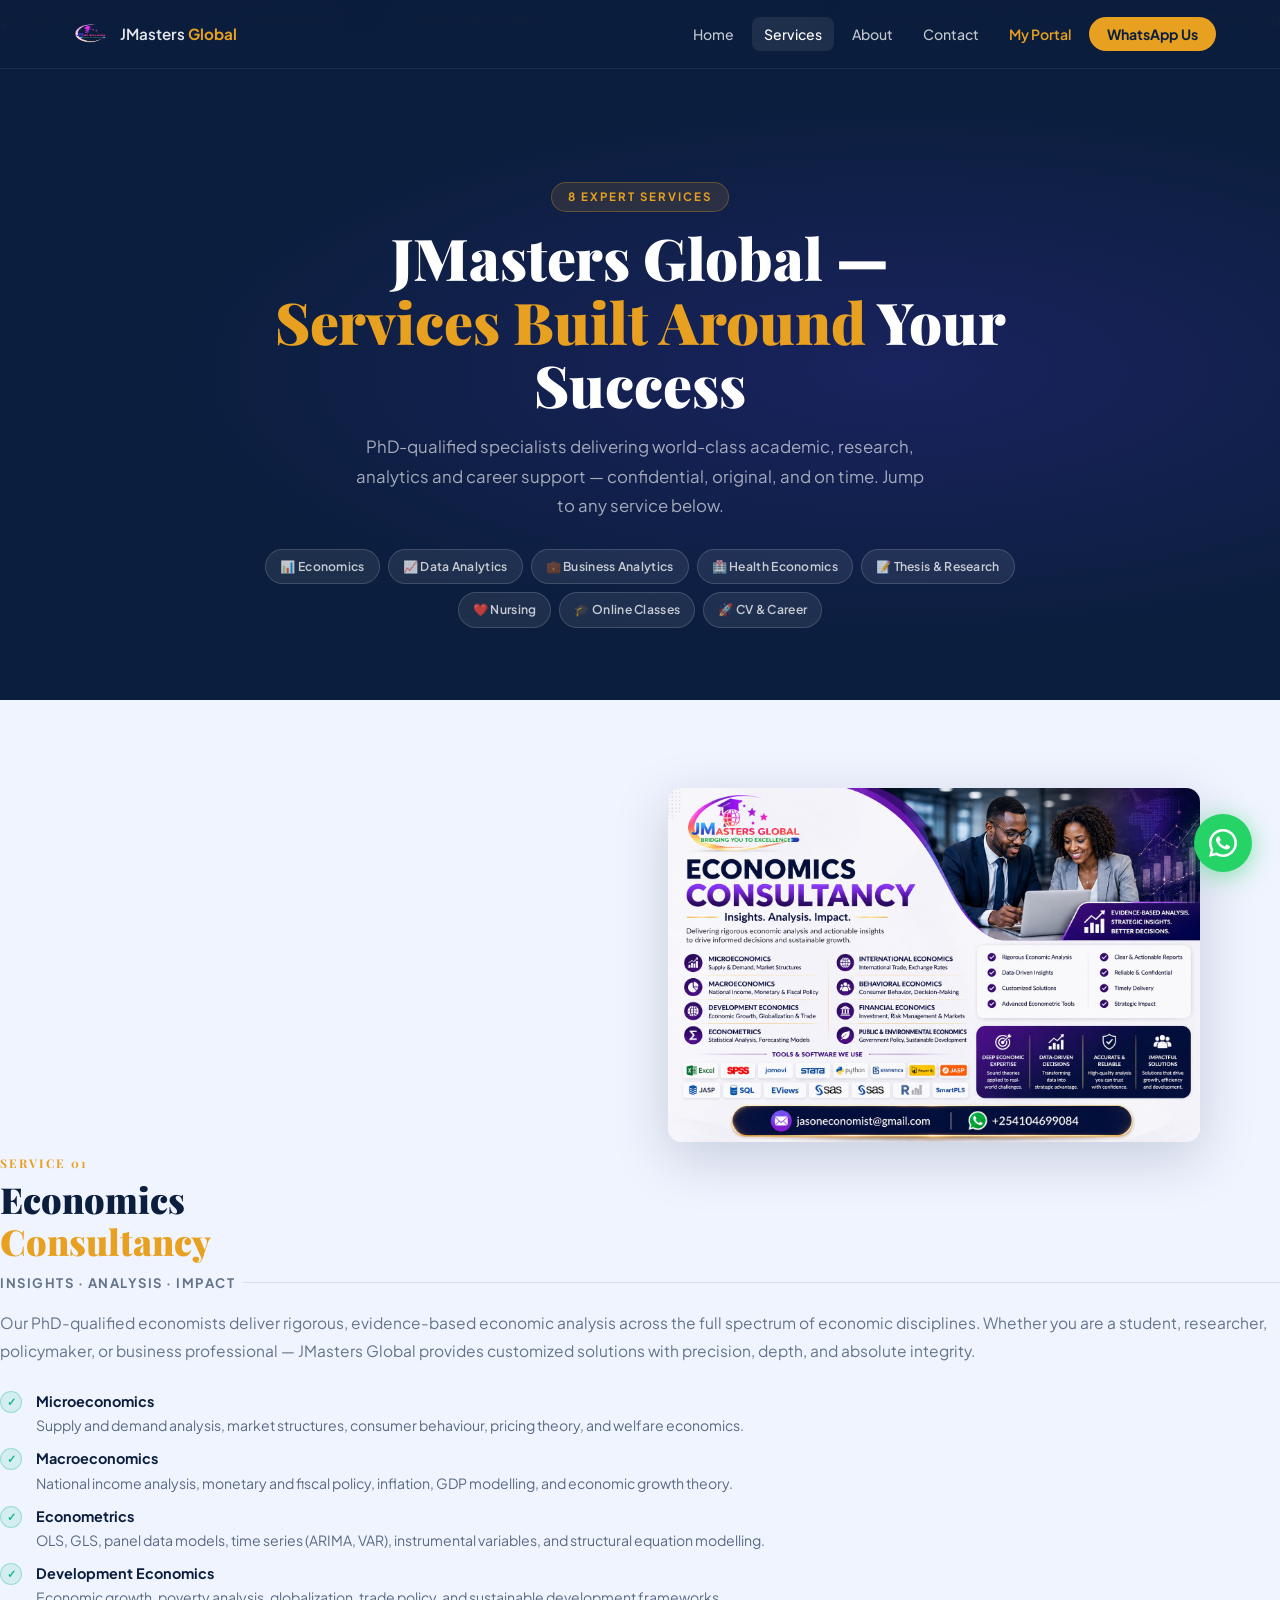
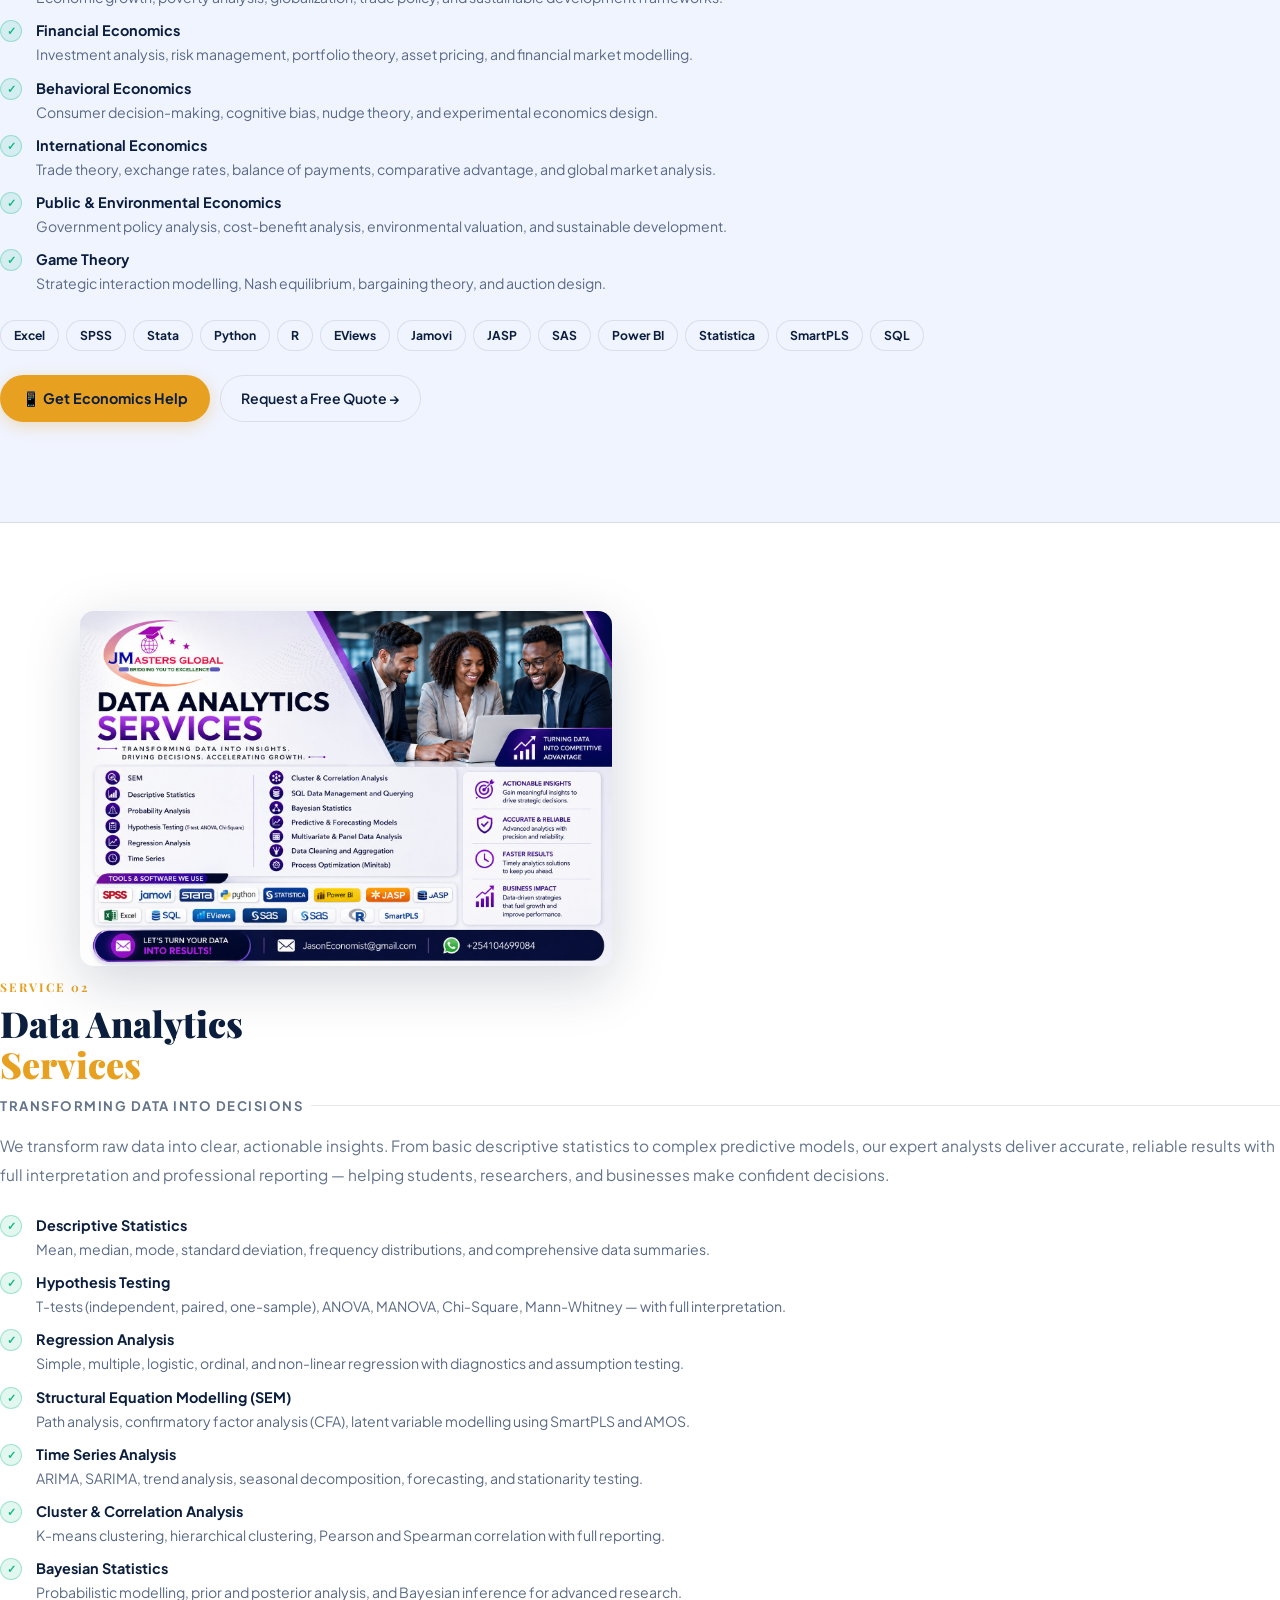
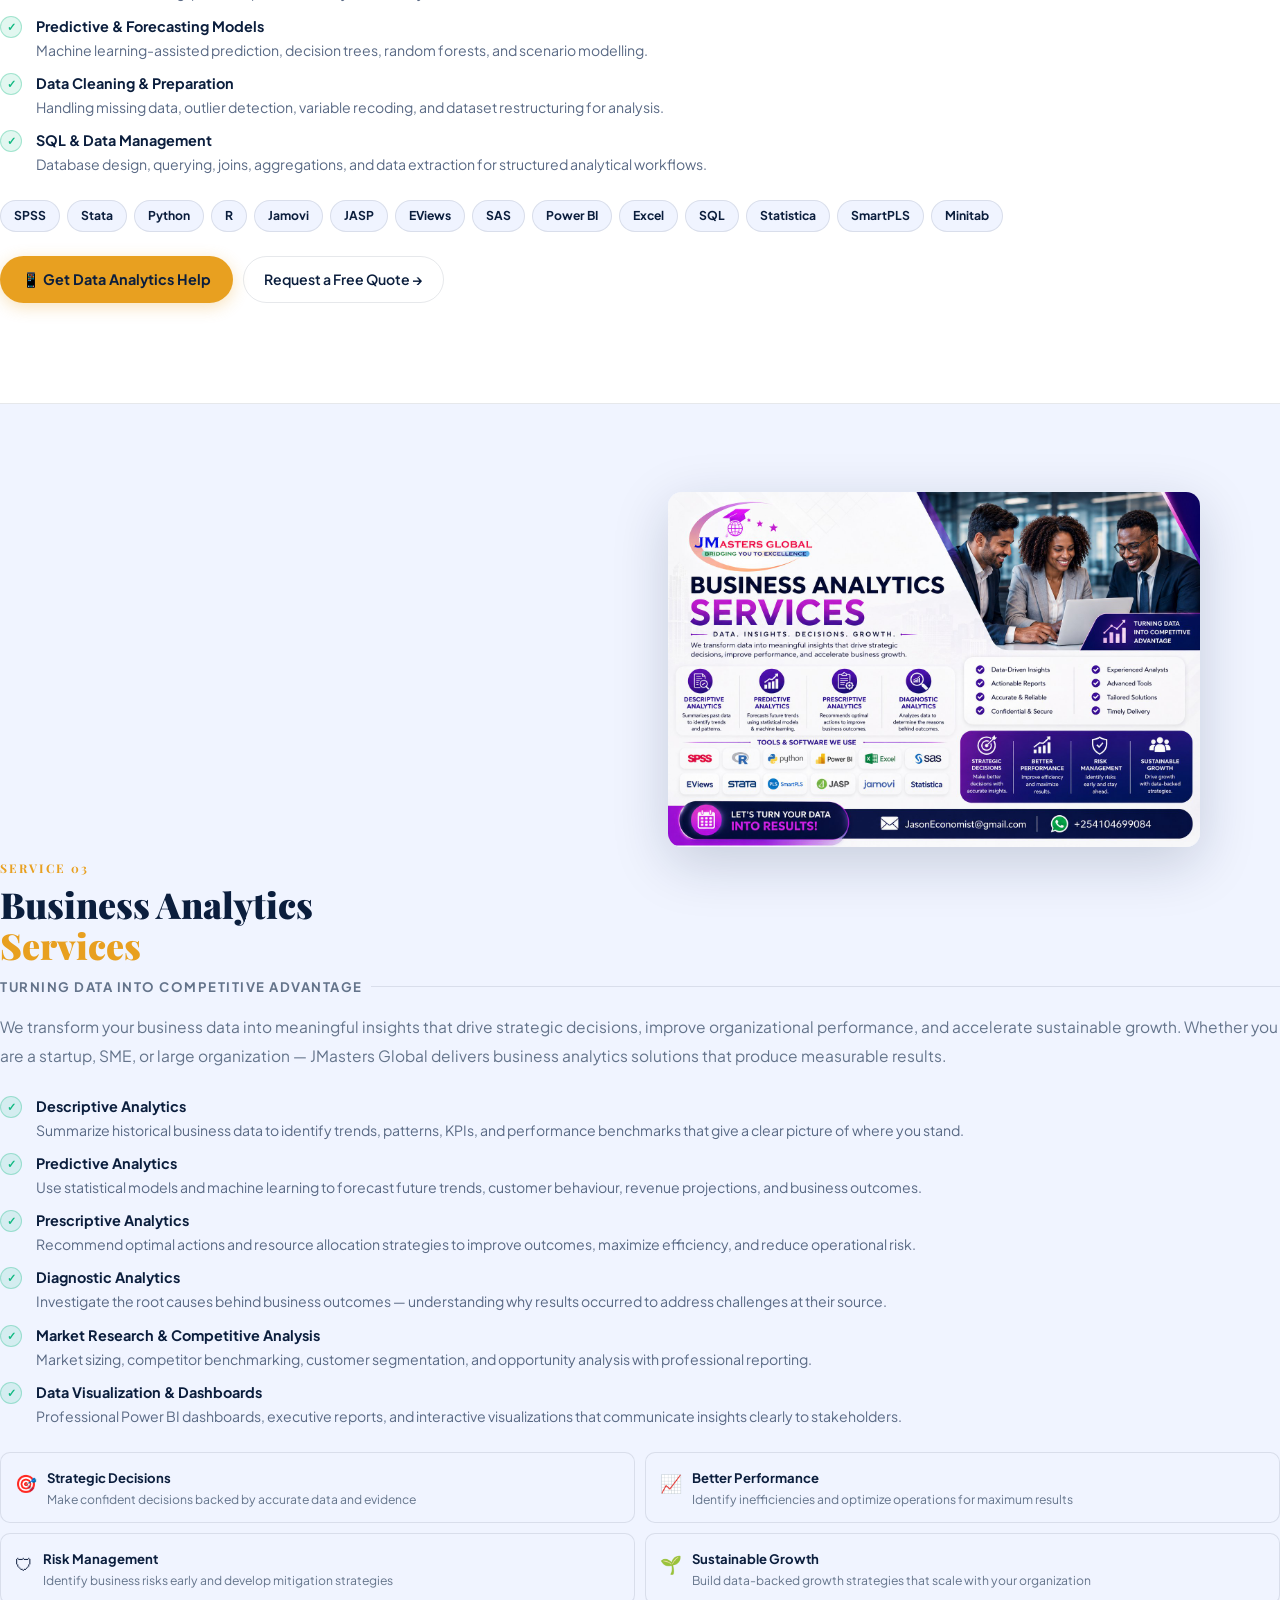
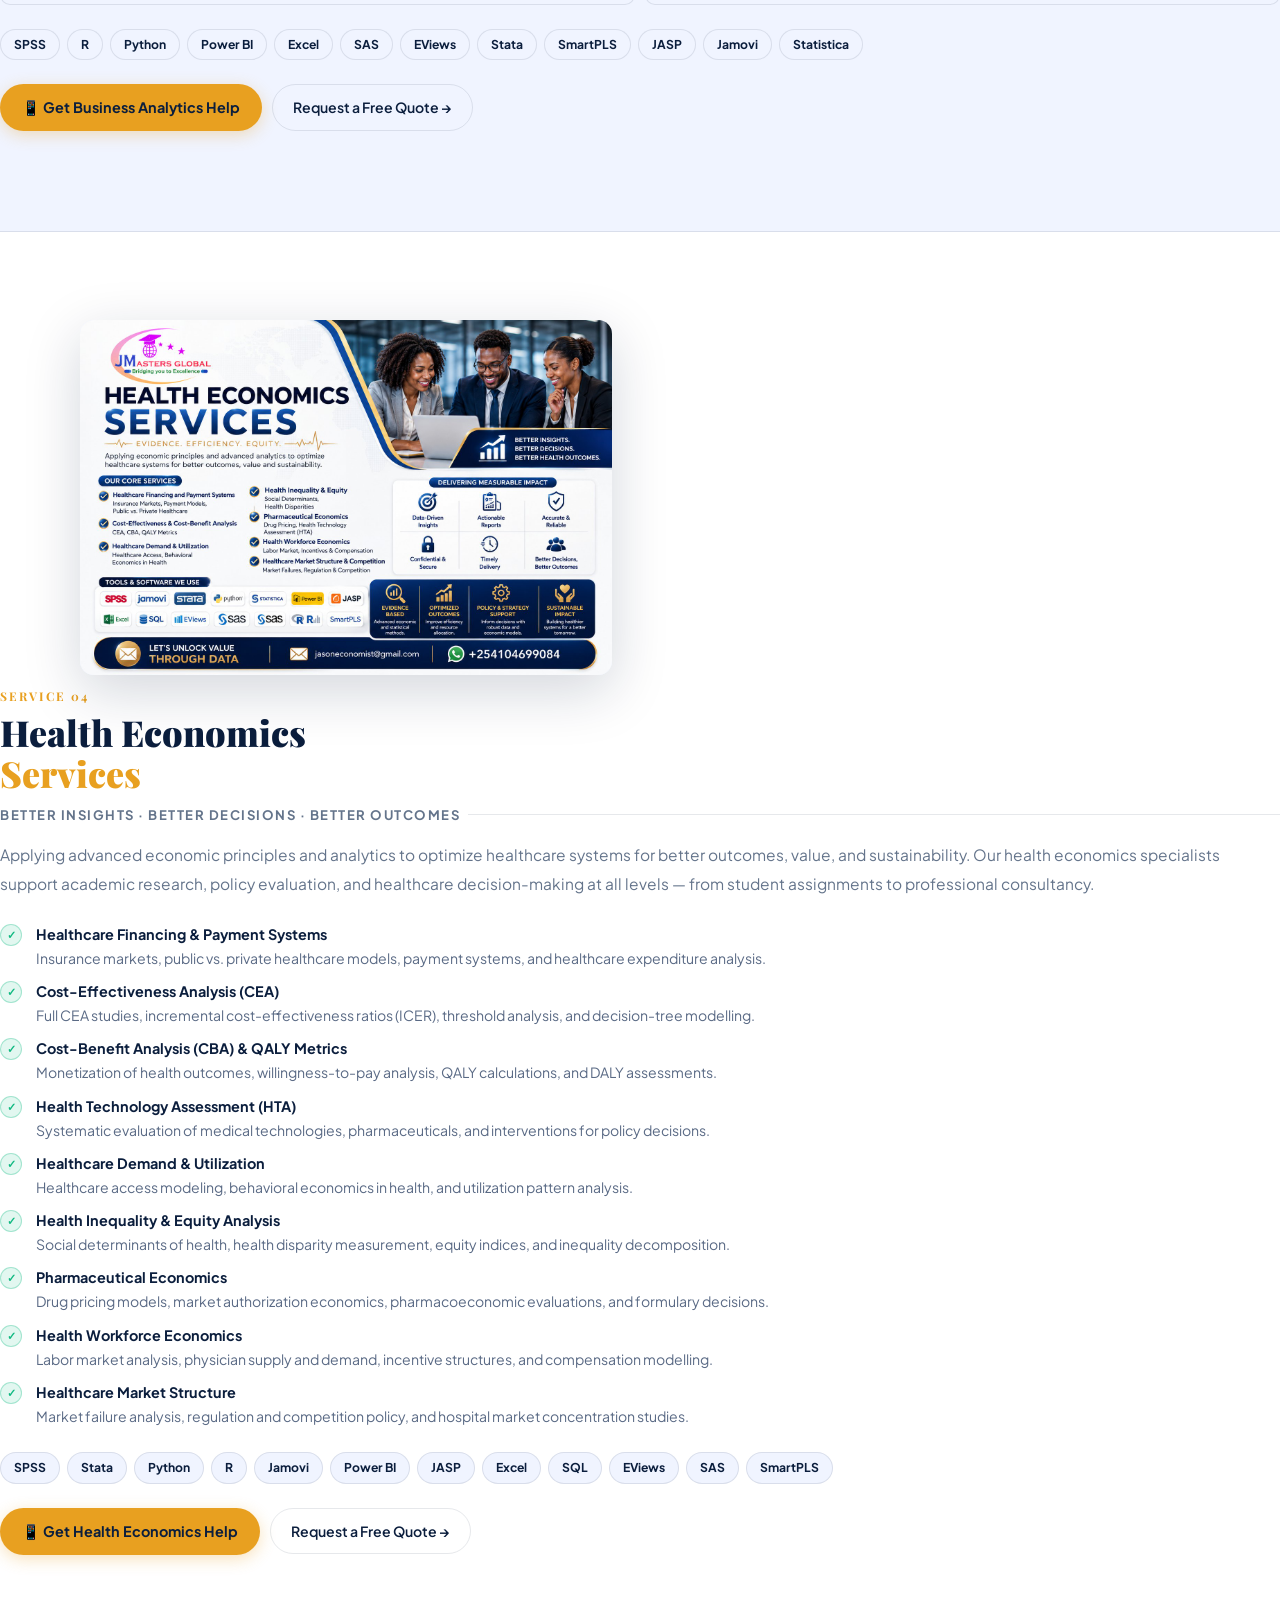
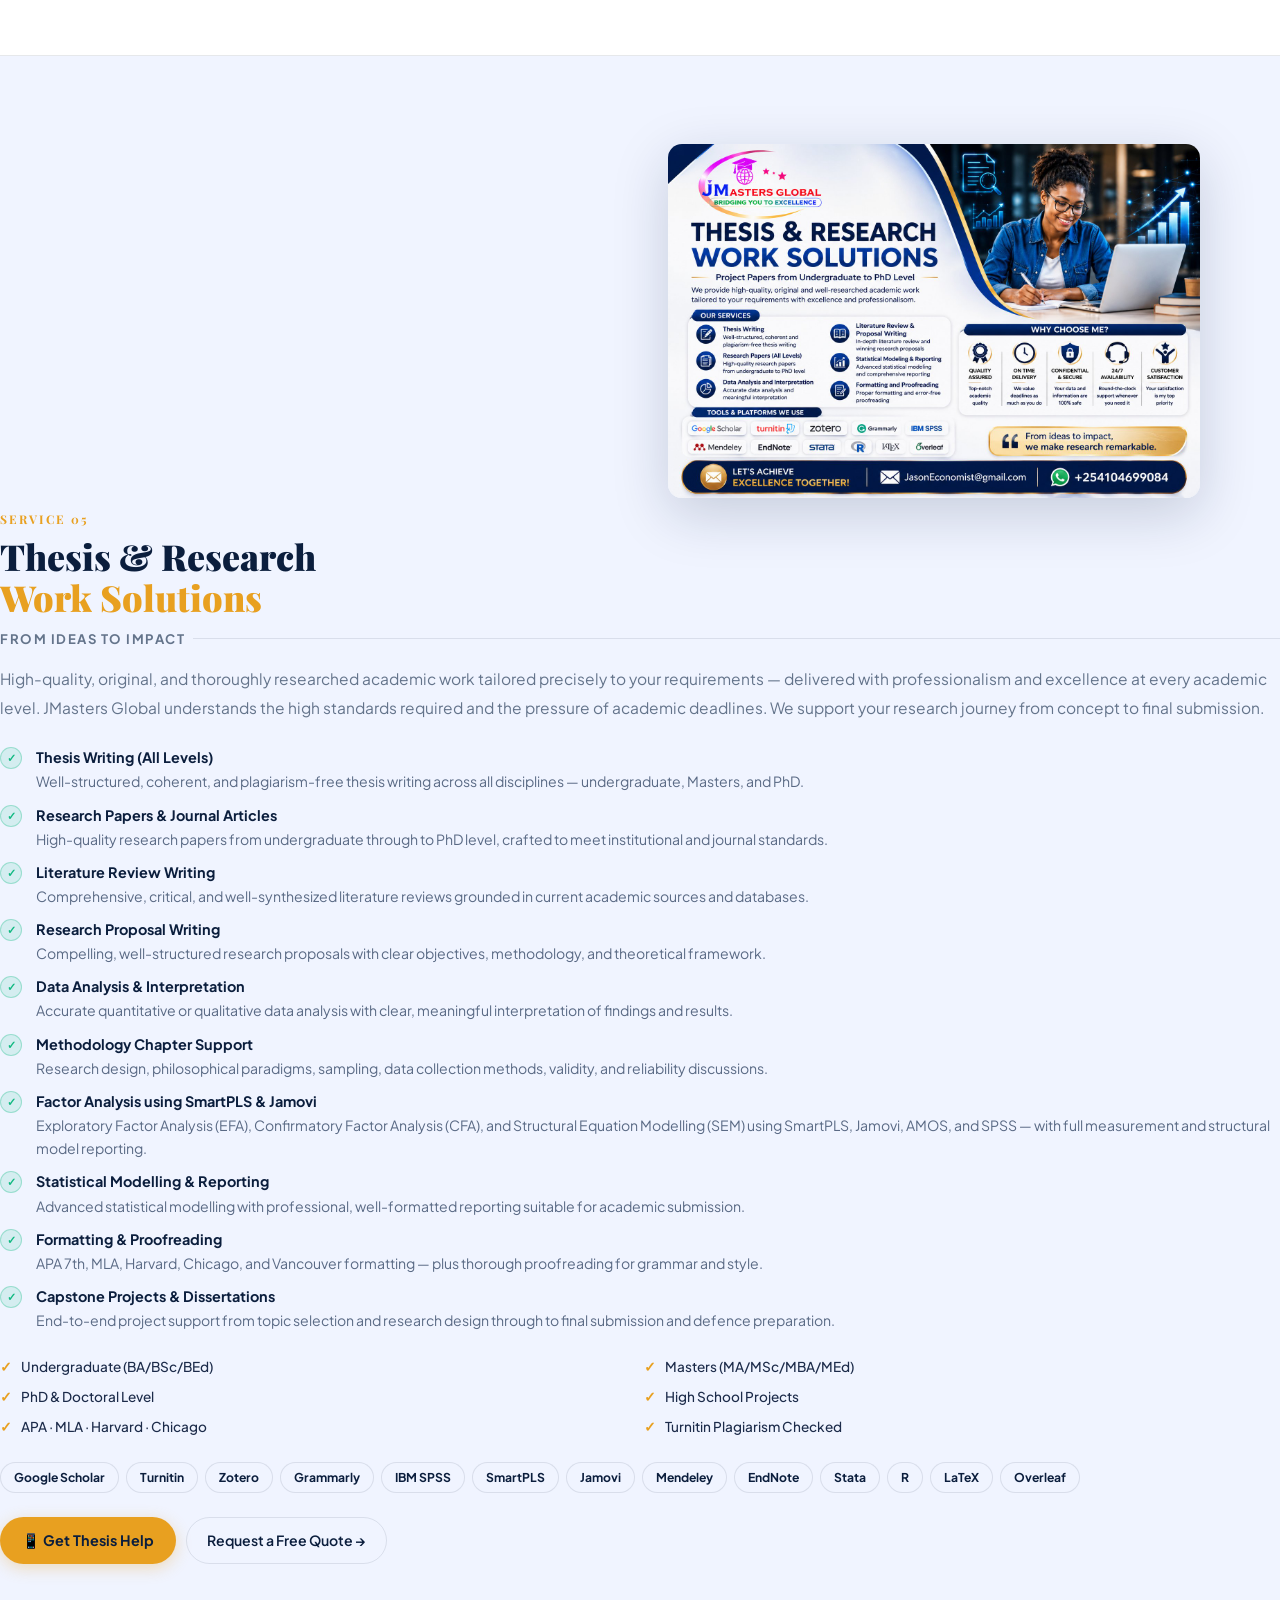
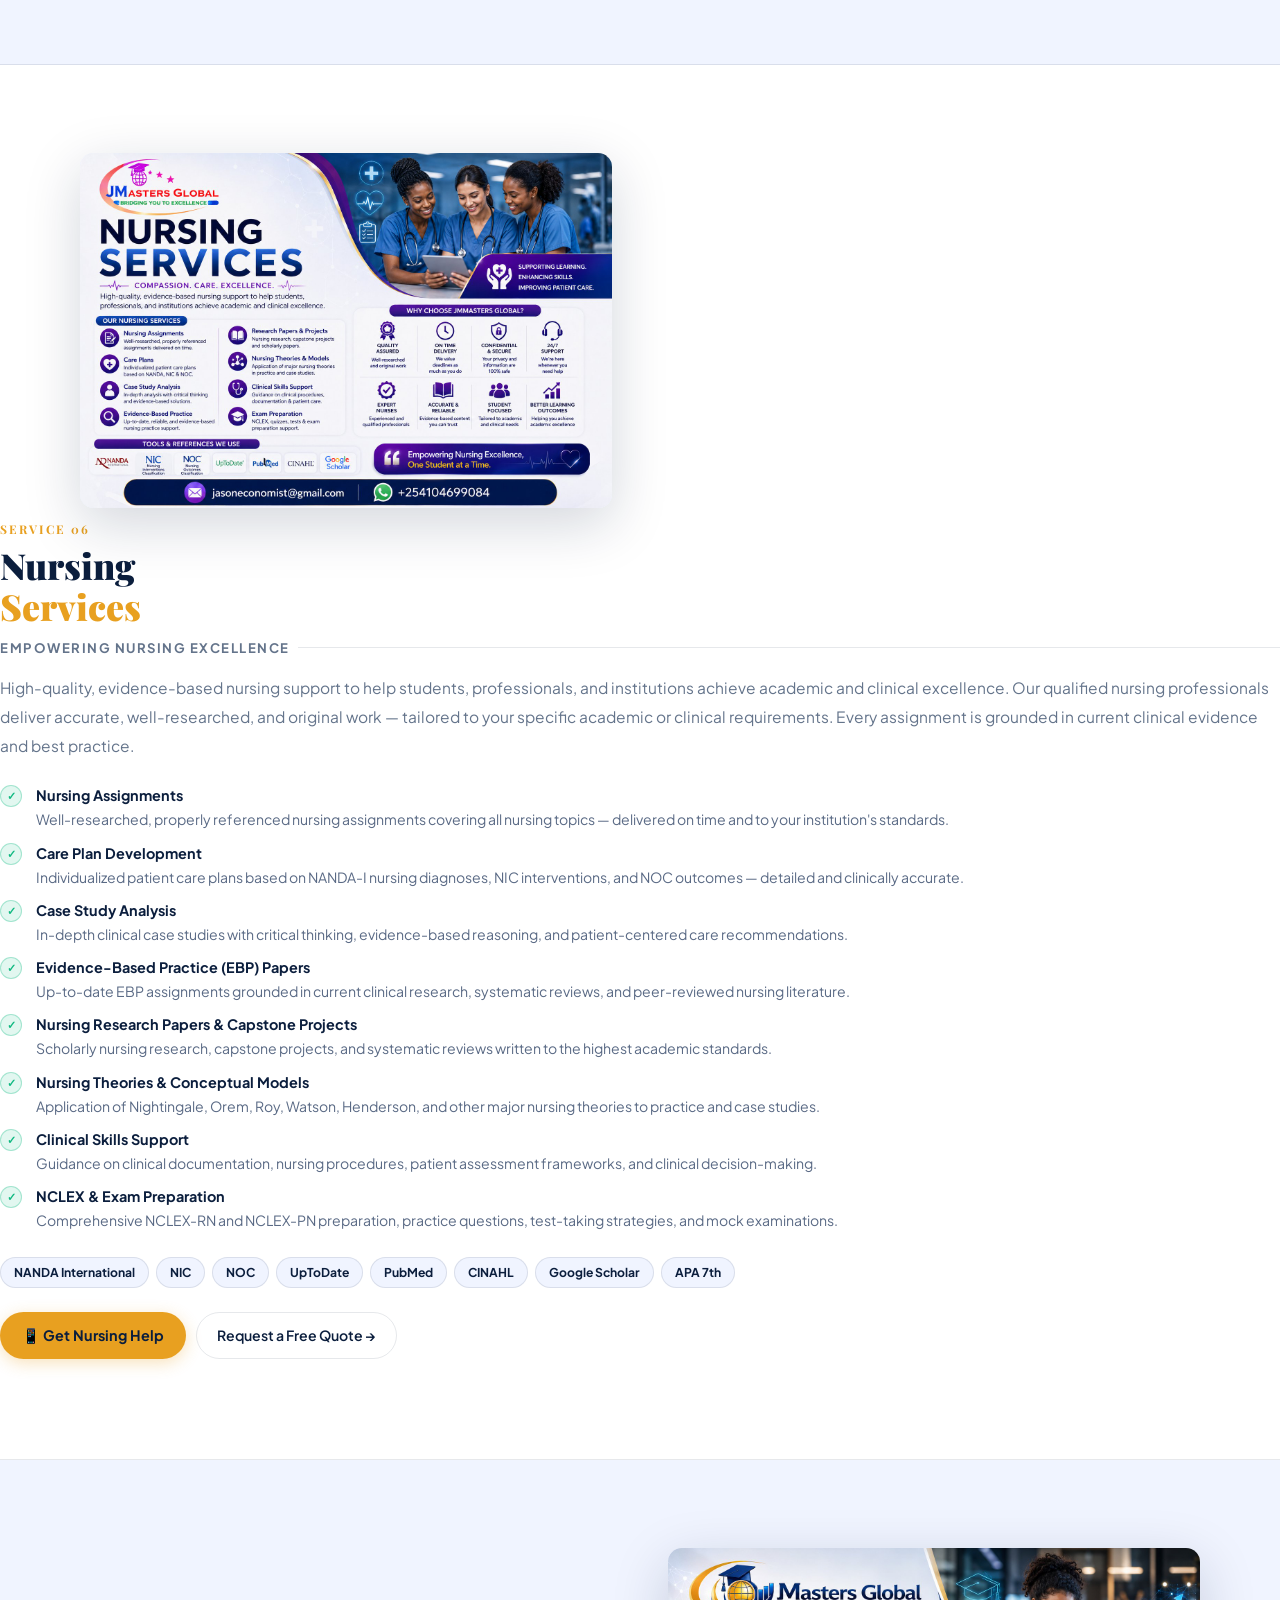
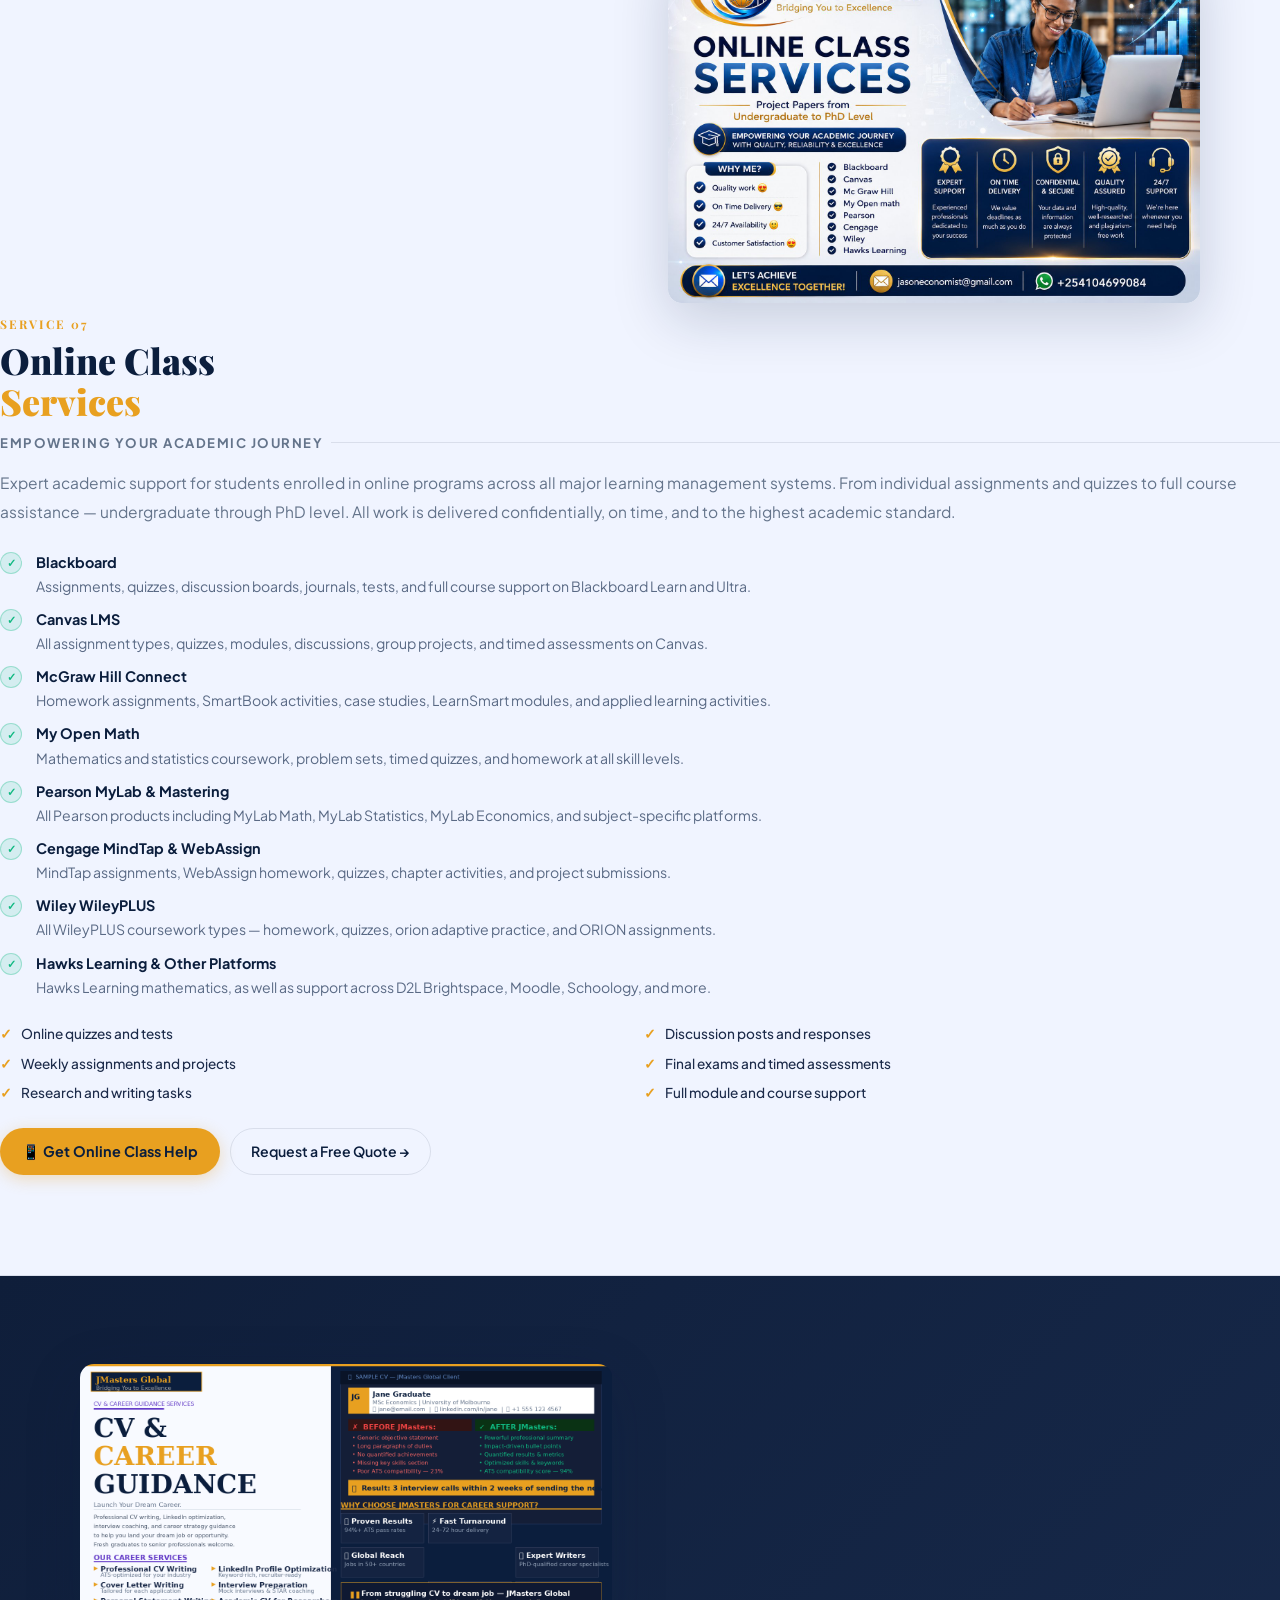
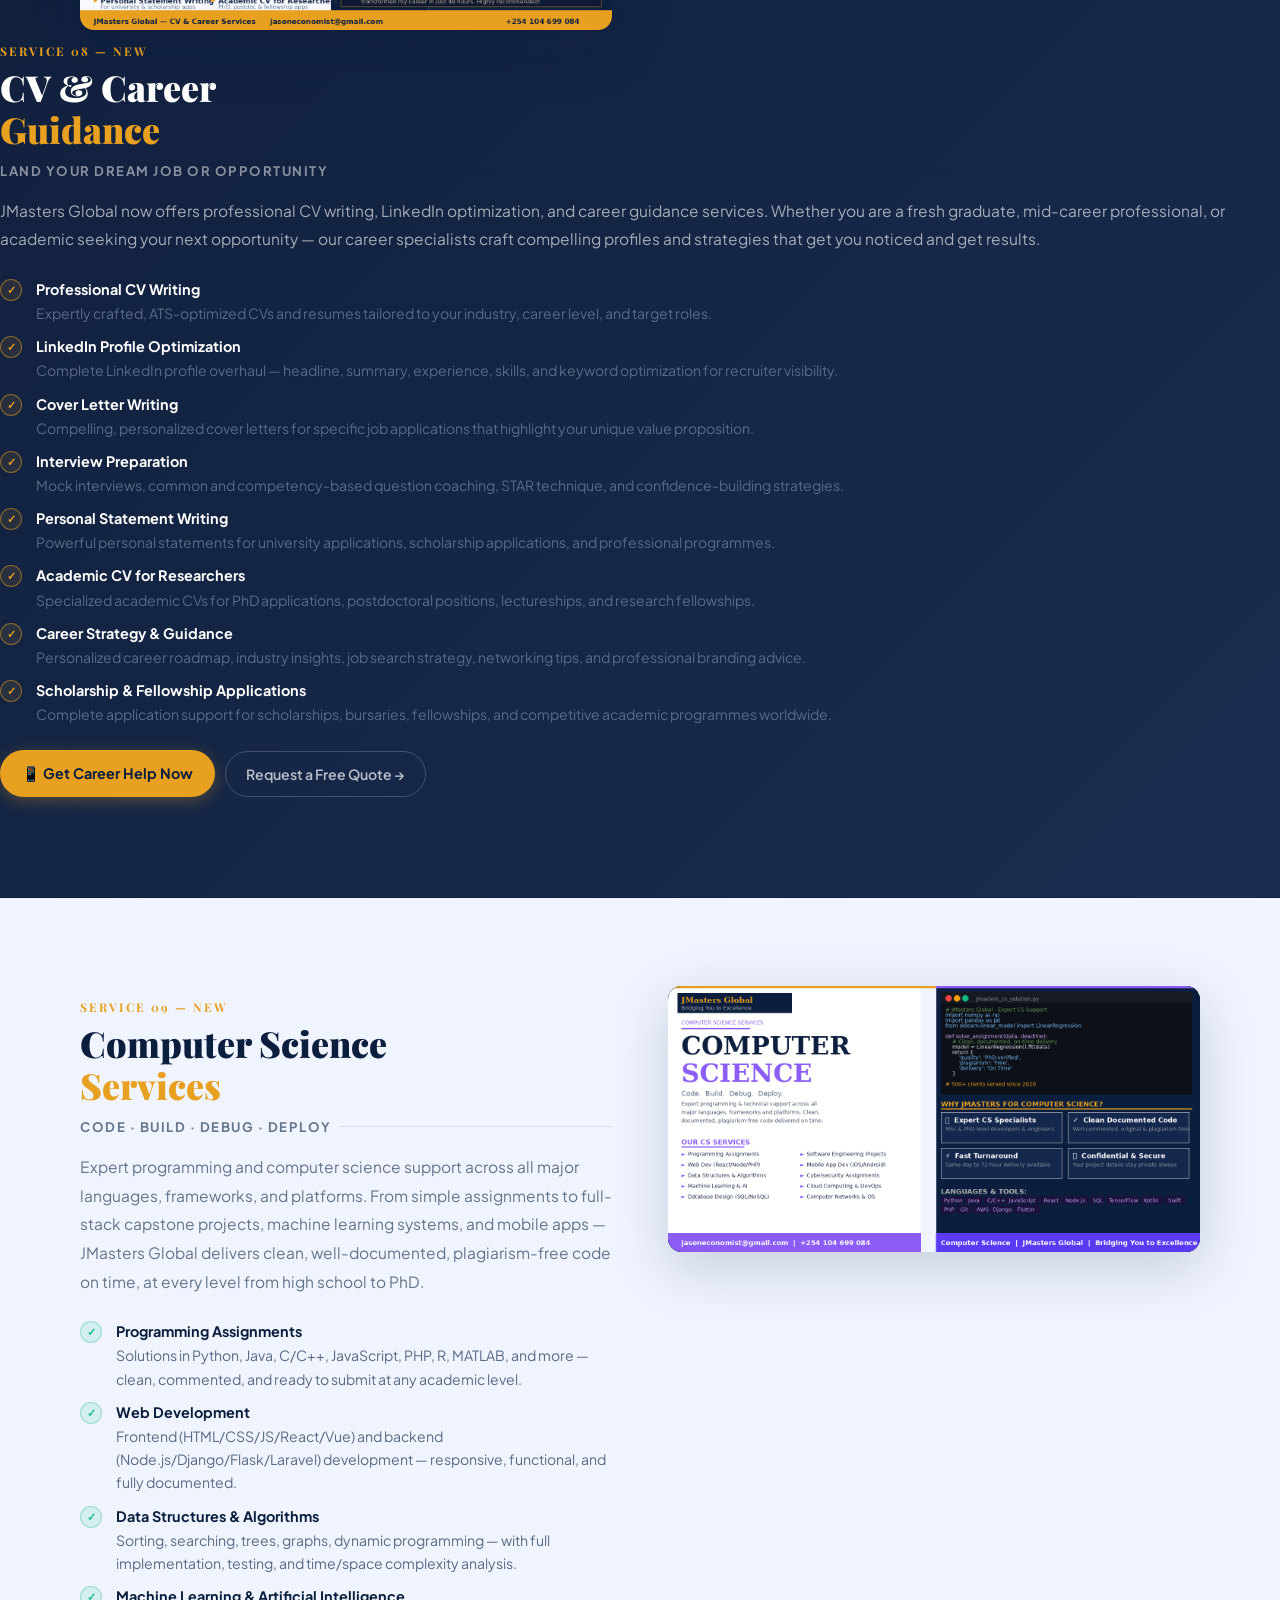
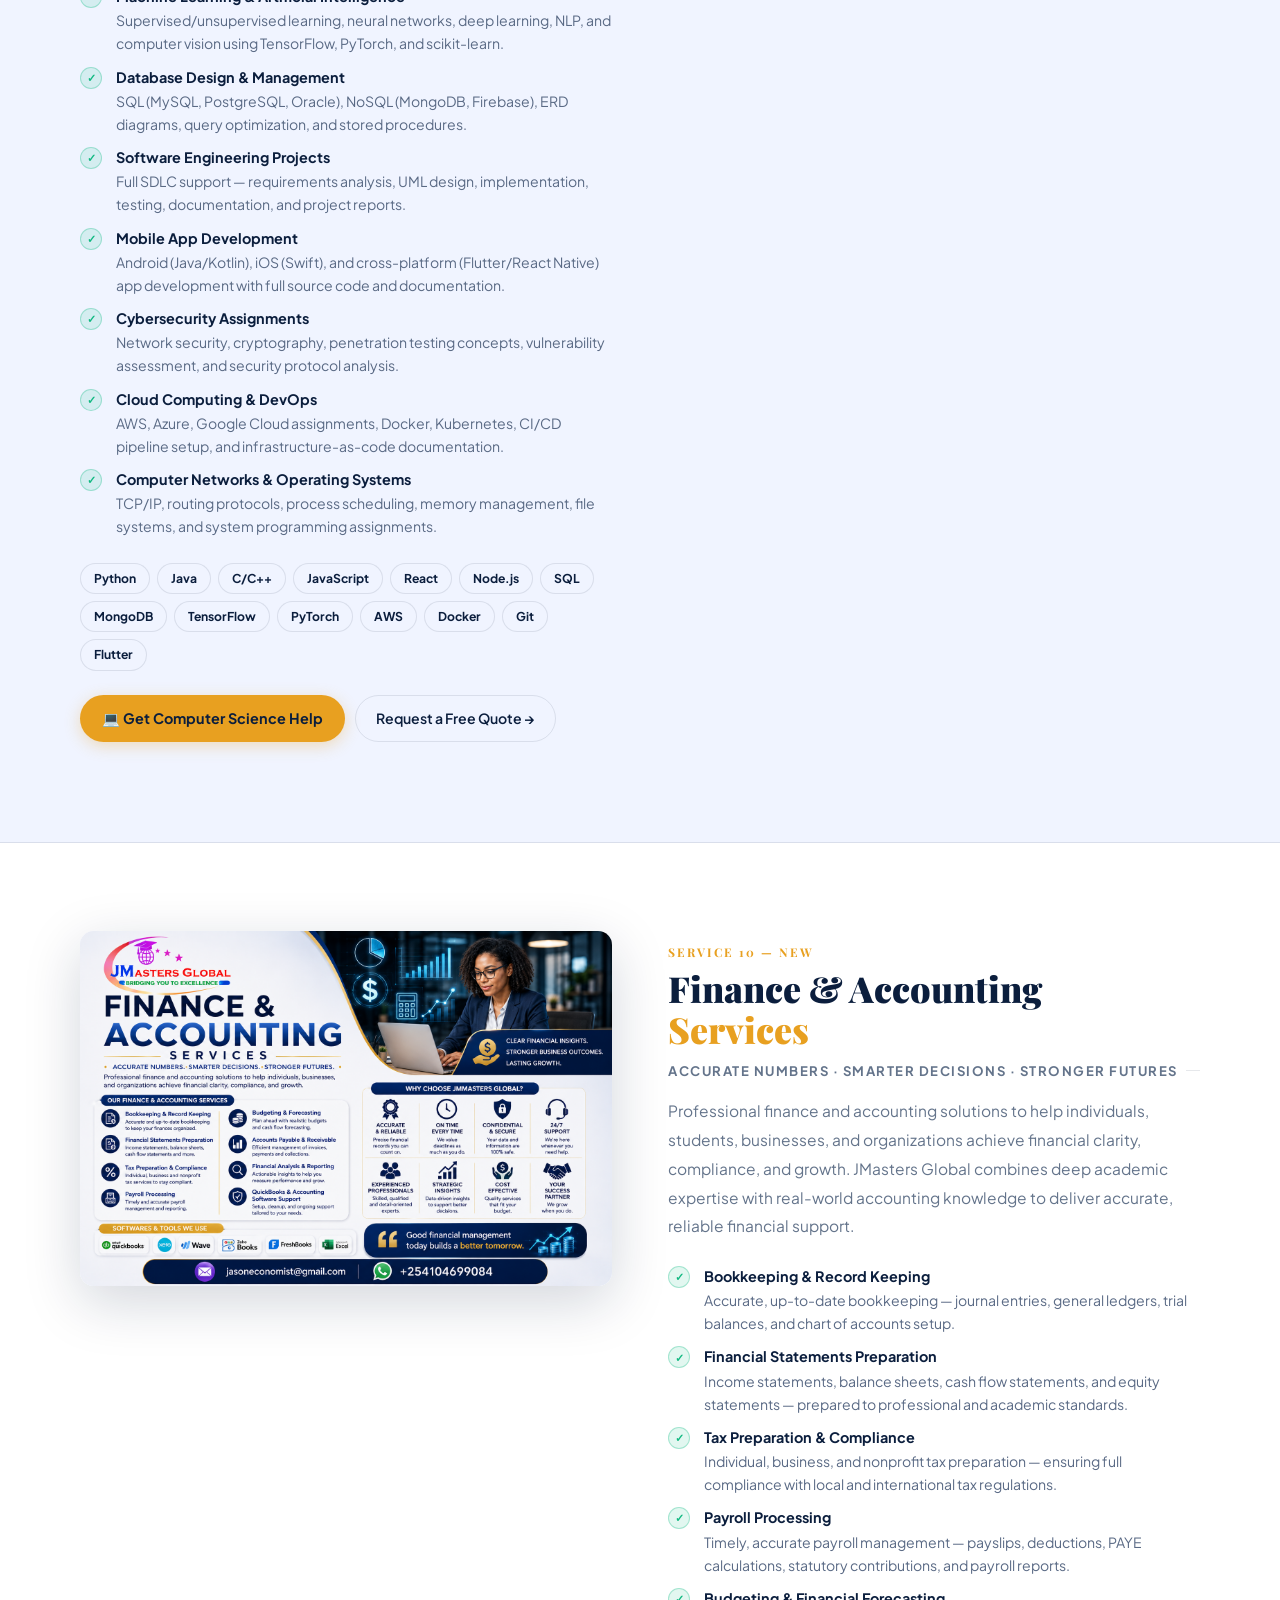
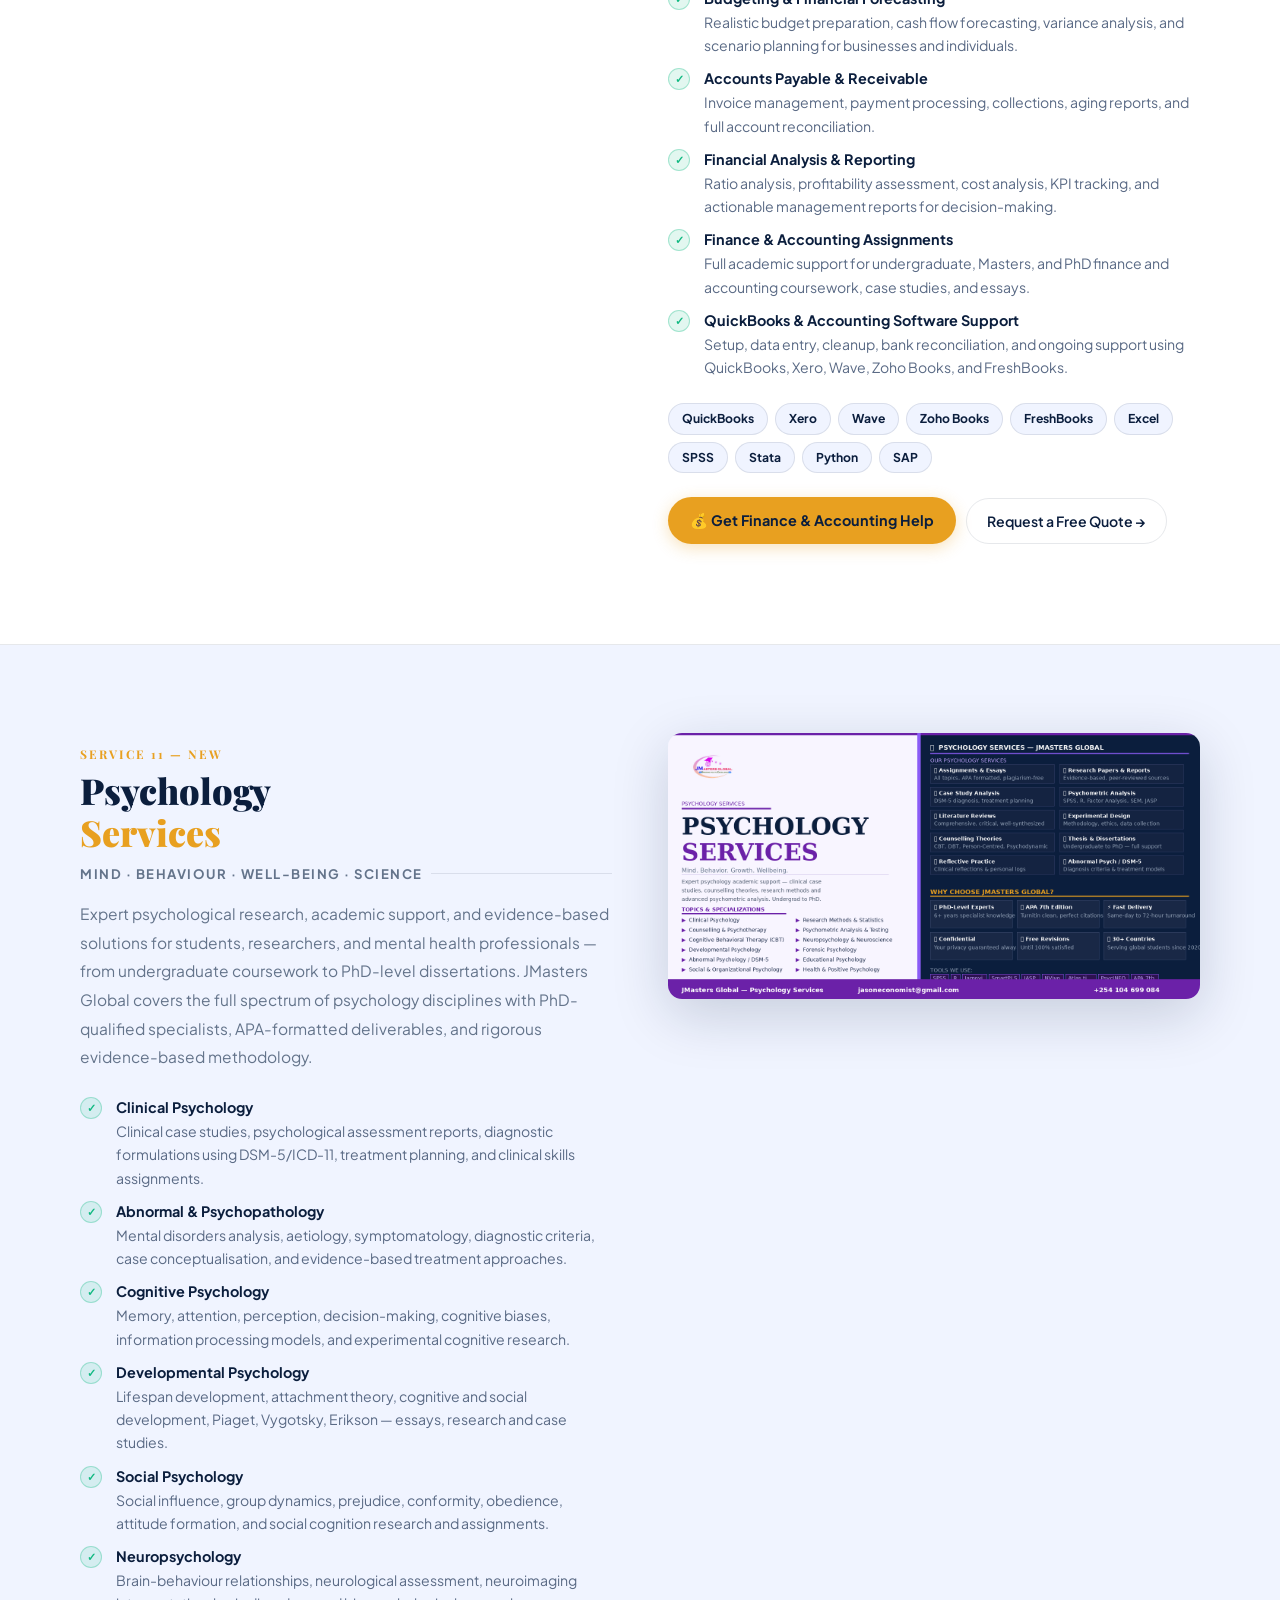
<file: services.html>
<!DOCTYPE html>

<html lang="en">
<head>
<meta charset="utf-8"/>
<meta content="width=device-width, initial-scale=1.0" name="viewport"/>
<title>Our Services | JMasters Global — Economics, Data Analytics, Thesis, Nursing &amp; More</title>
<meta content="JMasters Global services: economics consultancy, data analytics, business analytics, health economics, thesis writing, nursing, CV &amp; career guidance, online class support. PhD experts. 500+ clients worldwide." name="description"/>
<meta content="economics consultancy, data analytics, thesis writing, dissertation help, SPSS, Stata, health economics, nursing assignments, online class support, CV writing, career guidance, PhD support, undergraduate help, masters thesis" name="keywords"/>
<link href="https://fonts.googleapis.com" rel="preconnect"/>
<link href="https://fonts.googleapis.com/css2?family=Playfair+Display:wght@700;900&amp;family=Plus+Jakarta+Sans:wght@300;400;500;600;700;800&amp;display=swap" rel="stylesheet"/>
<link href="style.css" rel="stylesheet"/>
<style>
    /* ---- SERVICES PAGE SPECIFIC ---- */
    .page-hero{background:var(--navy);padding:140px 24px 72px;text-align:center;position:relative;overflow:hidden}
    .page-hero::before{content:'';position:absolute;inset:0;background:radial-gradient(ellipse at 70% 50%,rgba(91,58,245,.18),transparent 60%)}
    .page-hero-inner{position:relative;z-index:1;max-width:760px;margin:0 auto}
    .page-hero h1{font-family:var(--fd);font-size:clamp(2.4rem,5vw,3.8rem);color:var(--white);margin-bottom:16px;line-height:1.1;font-weight:900}
    .page-hero h1 span{color:var(--gold)}
    .page-hero p{font-size:1.05rem;color:rgba(255,255,255,.62);line-height:1.75;max-width:580px;margin:0 auto 28px}
    .page-hero-nav{display:flex;flex-wrap:wrap;gap:8px;justify-content:center;margin-top:24px}
    .phero-link{background:rgba(255,255,255,.08);border:1px solid rgba(255,255,255,.15);color:rgba(255,255,255,.75);font-size:.78rem;font-weight:600;padding:7px 14px;border-radius:20px;transition:var(--tr);letter-spacing:.3px}
    .phero-link:hover{background:var(--gold);color:var(--navy);border-color:var(--gold)}

    /* SERVICE DETAIL BLOCKS */
    .svc-block{padding:80px 0;border-bottom:1px solid var(--border)}
    .svc-block:nth-child(even){background:var(--off)}
    .svc-block-inner{max-width:1200px;margin:0 auto;padding:0 24px;display:grid;grid-template-columns:1fr 1fr;gap:64px;align-items:start}
    .svc-block:nth-child(even) .svc-block-inner{direction:rtl}
    .svc-block:nth-child(even) .svc-block-inner>*{direction:ltr}
    .svc-block-visual{position:relative}
    .svc-block-img{border-radius:16px;overflow:hidden;box-shadow:0 16px 56px rgba(11,30,61,.18)}
    .svc-block-img img{width:100%;height:320px;object-fit:cover;object-position:top;display:block}
    .svc-img-badge{display:none}
    .svc-img-badge-icon{display:none}
    .svc-img-badge-text{display:none}
    .svc-img-badge-text span{color:var(--gold);font-size:.74rem;font-weight:600}

    /* SERVICE CONTENT */
    .svc-content{padding-top:8px}
    .svc-num{font-family:var(--fd);font-size:.75rem;font-weight:700;color:var(--gold);letter-spacing:2px;text-transform:uppercase;margin-bottom:6px}
    .svc-content h2{font-family:var(--fd);font-size:clamp(1.9rem,3vw,2.6rem);font-weight:900;color:var(--navy);line-height:1.15;margin-bottom:14px}
    .svc-content h2 span{color:var(--gold)}
    .svc-tagline{font-size:.82rem;font-weight:700;letter-spacing:1.5px;text-transform:uppercase;color:var(--muted);margin-bottom:16px;display:flex;align-items:center;gap:8px}
    .svc-tagline::after{content:'';flex:1;height:1px;background:var(--border)}
    .svc-desc{font-size:.95rem;color:var(--muted);line-height:1.85;margin-bottom:24px}

    /* TICK LIST */
    .tick-list{display:flex;flex-direction:column;gap:10px;margin-bottom:24px}
    .tick-item{display:flex;align-items:flex-start;gap:12px;font-size:.9rem;color:var(--text);line-height:1.6}
    .tick-item .tick{width:22px;height:22px;border-radius:50%;background:rgba(16,185,129,.12);border:1.5px solid rgba(16,185,129,.3);display:flex;align-items:center;justify-content:center;flex-shrink:0;margin-top:1px;font-size:.7rem;color:#10B981;font-weight:700}
    .tick-item strong{color:var(--navy);font-weight:700}
    .tick-item p{color:var(--muted);font-size:.85rem;margin-top:1px}

    /* TWO COLUMN LIST */
    .two-col-list{display:grid;grid-template-columns:1fr 1fr;gap:8px;margin-bottom:24px}
    .tcl-item{display:flex;align-items:center;gap:9px;font-size:.85rem;color:var(--text);font-weight:500}
    .tcl-item::before{content:'✓';color:var(--gold);font-weight:800;font-size:.85rem;flex-shrink:0}

    /* TOOLS STRIP */
    .tools-strip{display:flex;flex-wrap:wrap;gap:7px;margin-bottom:24px}
    .ts-pill{background:var(--off);border:1.5px solid var(--border);padding:5px 13px;border-radius:20px;font-size:.76rem;font-weight:700;color:var(--navy);transition:var(--tr)}
    .ts-pill:hover{background:var(--navy);color:var(--white);border-color:var(--navy)}

    /* WHY CHOOSE GRID */
    .why-grid{display:grid;grid-template-columns:repeat(2,1fr);gap:10px;margin-bottom:24px}
    .why-item{background:var(--off);border:1px solid var(--border);border-radius:10px;padding:14px;display:flex;align-items:flex-start;gap:10px}
    .why-item-icon{font-size:1.1rem;flex-shrink:0;margin-top:2px}
    .why-item strong{display:block;font-size:.82rem;font-weight:700;color:var(--navy);margin-bottom:2px}
    .why-item p{font-size:.76rem;color:var(--muted);line-height:1.5}

    /* CTA ROW */
    .svc-cta-row{display:flex;gap:10px;flex-wrap:wrap;align-items:center}
    .btn-svc-wa{display:inline-flex;align-items:center;gap:8px;background:var(--gold);color:var(--navy);font-family:var(--fb);font-weight:700;font-size:.9rem;padding:12px 22px;border-radius:50px;border:none;cursor:pointer;transition:var(--tr);box-shadow:0 4px 16px rgba(232,160,32,.3)}
    .btn-svc-wa:hover{background:var(--gold2);transform:translateY(-2px);box-shadow:0 8px 24px rgba(232,160,32,.45)}
    .btn-svc-ghost{display:inline-flex;align-items:center;gap:8px;background:transparent;color:var(--navy);font-family:var(--fb);font-weight:600;font-size:.88rem;padding:11px 20px;border-radius:50px;border:1.5px solid var(--border);cursor:pointer;transition:var(--tr)}
    .btn-svc-ghost:hover{border-color:var(--navy);background:var(--navy);color:var(--white)}

    /* SCROLLING SERVICES BAR */
    .svc-scroll-bar{background:var(--navy);padding:20px 0;overflow:hidden;border-top:1px solid rgba(255,255,255,.07)}
    .svc-scroll-bar h3{text-align:center;color:rgba(255,255,255,.4);font-size:.72rem;letter-spacing:2px;text-transform:uppercase;font-weight:600;margin-bottom:14px;padding:0 24px}
    .svc-scroll-track-wrap{overflow:hidden}
    .svc-scroll-track{display:flex;gap:12px;animation:svcScroll 30s linear infinite;width:max-content}
    .svc-scroll-track:hover{animation-play-state:paused}
    @keyframes svcScroll{0%{transform:translateX(0)}100%{transform:translateX(-50%)}}
    .svc-scroll-item{display:flex;align-items:center;gap:10px;background:rgba(255,255,255,.06);border:1px solid rgba(255,255,255,.1);border-radius:50px;padding:10px 20px;white-space:nowrap;cursor:pointer;transition:var(--tr);flex-shrink:0}
    .svc-scroll-item:hover{background:var(--gold);border-color:var(--gold)}
    .svc-scroll-item:hover span,.svc-scroll-item:hover strong{color:var(--navy)!important}
    .svc-scroll-item span{font-size:.95rem}
    .svc-scroll-item strong{font-size:.82rem;font-weight:700;color:rgba(255,255,255,.85)}
    .svc-scroll-item small{font-size:.72rem;color:rgba(255,255,255,.4);margin-left:4px}

    /* PAGE CTA */
    .page-cta{background:linear-gradient(135deg,var(--navy),#1e3a6e);padding:72px 24px;text-align:center}
    .page-cta h2{font-family:var(--fd);font-size:clamp(1.8rem,3vw,2.6rem);color:var(--white);margin-bottom:12px;font-weight:900}
    .page-cta p{color:rgba(255,255,255,.6);font-size:.98rem;line-height:1.75;margin-bottom:28px;max-width:560px;margin-left:auto;margin-right:auto}
    .page-cta-promo{display:inline-block;background:rgba(232,160,32,.15);border:1px solid rgba(232,160,32,.4);color:var(--gold2);font-size:.82rem;font-weight:700;padding:7px 18px;border-radius:50px;margin-bottom:24px;letter-spacing:.5px}
    .page-cta-actions{display:flex;gap:12px;justify-content:center;flex-wrap:wrap}

    @media(max-width:900px){
      .svc-block-inner{grid-template-columns:1fr}
      .svc-block:nth-child(even) .svc-block-inner{direction:ltr}
      .two-col-list{grid-template-columns:1fr}
      .why-grid{grid-template-columns:1fr}
    }
    @media(max-width:600px){.page-hero-nav{gap:6px}.svc-cta-row{flex-direction:column}}
  </style>
</head>
<body>
<!-- NAV -->
<div class="promo-ticker">
<div class="ticker-track">
<span>🎉 <strong>20% OFF</strong> your first order — Use code <strong>JMASTERS20</strong></span>
<span>⚡ <strong>FREE CONSULTATION</strong> for all new clients — WhatsApp us now</span>
<span>🎓 <strong>PhD dissertations</strong> — special rates available</span>
<span>📊 <strong>Same-day delivery</strong> on data analysis tasks</span>
<span>🚀 <strong>NEW:</strong> CV &amp; Career Guidance service now available</span>
<span>🌍 <strong>500+ clients</strong> served across 30+ countries since 2020</span>
<span>🎉 <strong>20% OFF</strong> your first order — Use code <strong>JMASTERS20</strong></span>
<span>⚡ <strong>FREE CONSULTATION</strong> for all new clients — WhatsApp us now</span>
<span>🎓 <strong>PhD dissertations</strong> — special rates available</span>
<span>📊 <strong>Same-day delivery</strong> on data analysis tasks</span>
<span>🚀 <strong>NEW:</strong> CV &amp; Career Guidance service now available</span>
<span>🌍 <strong>500+ clients</strong> served across 30+ countries since 2020</span>
</div>
</div>
<nav class="nav" id="nav">
<div class="nav-inner">
<a class="nav-logo" href="index.html"><img alt="JMasters Global" src="logo-transparent.png"/><span>JMasters <strong>Global</strong></span></a>
<button class="nav-toggle" id="navToggle"><span></span><span></span><span></span></button>
<ul class="nav-links" id="navLinks">
<li><a href="index.html">Home</a></li>
<li><a class="active" href="services.html">Services</a></li>
<li><a href="about.html">About</a></li>
<li><a href="contact.html">Contact</a></li>
<li><a href="portal.html" style="color:var(--gold);font-weight:600;">My Portal</a></li>
<li><a class="nav-cta" href="https://wa.me/+254104699084" target="_blank">WhatsApp Us</a></li>
</ul>
</div>
</nav>
<!-- PAGE HERO -->
<div class="page-hero">
<div class="page-hero-inner">
<span class="section-tag">8 Expert Services</span>
<h1>JMasters Global —<br/><span>Services Built Around</span> Your Success</h1>
<p>PhD-qualified specialists delivering world-class academic, research, analytics and career support — confidential, original, and on time. Jump to any service below.</p>
<div class="page-hero-nav">
<a class="phero-link" href="#economics">📊 Economics</a>
<a class="phero-link" href="#data">📈 Data Analytics</a>
<a class="phero-link" href="#business">💼 Business Analytics</a>
<a class="phero-link" href="#health">🏥 Health Economics</a>
<a class="phero-link" href="#thesis">📝 Thesis &amp; Research</a>
<a class="phero-link" href="#nursing">❤️ Nursing</a>
<a class="phero-link" href="#online">🎓 Online Classes</a>
<a class="phero-link" href="#cv">🚀 CV &amp; Career</a>
</div>
</div>
</div>
<!-- ====== 01 ECONOMICS ====== -->
<div class="svc-block" id="economics">
<div class="svc-block-inner">
<div class="svc-block-visual">
<div class="svc-block-img"><img alt="Economics Consultancy at JMasters Global" loading="lazy" src="economics.png"/></div>
</div>
</div>
<div class="svc-content">
<div class="svc-num">Service 01</div>
<h2>Economics<br/><span>Consultancy</span></h2>
<div class="svc-tagline">Insights · Analysis · Impact</div>
<p class="svc-desc">Our PhD-qualified economists deliver rigorous, evidence-based economic analysis across the full spectrum of economic disciplines. Whether you are a student, researcher, policymaker, or business professional — JMasters Global provides customized solutions with precision, depth, and absolute integrity.</p>
<div class="tick-list">
<div class="tick-item"><div class="tick">✓</div><div><strong>Microeconomics</strong><p>Supply and demand analysis, market structures, consumer behaviour, pricing theory, and welfare economics.</p></div></div>
<div class="tick-item"><div class="tick">✓</div><div><strong>Macroeconomics</strong><p>National income analysis, monetary and fiscal policy, inflation, GDP modelling, and economic growth theory.</p></div></div>
<div class="tick-item"><div class="tick">✓</div><div><strong>Econometrics</strong><p>OLS, GLS, panel data models, time series (ARIMA, VAR), instrumental variables, and structural equation modelling.</p></div></div>
<div class="tick-item"><div class="tick">✓</div><div><strong>Development Economics</strong><p>Economic growth, poverty analysis, globalization, trade policy, and sustainable development frameworks.</p></div></div>
<div class="tick-item"><div class="tick">✓</div><div><strong>Financial Economics</strong><p>Investment analysis, risk management, portfolio theory, asset pricing, and financial market modelling.</p></div></div>
<div class="tick-item"><div class="tick">✓</div><div><strong>Behavioral Economics</strong><p>Consumer decision-making, cognitive bias, nudge theory, and experimental economics design.</p></div></div>
<div class="tick-item"><div class="tick">✓</div><div><strong>International Economics</strong><p>Trade theory, exchange rates, balance of payments, comparative advantage, and global market analysis.</p></div></div>
<div class="tick-item"><div class="tick">✓</div><div><strong>Public &amp; Environmental Economics</strong><p>Government policy analysis, cost-benefit analysis, environmental valuation, and sustainable development.</p></div></div>
<div class="tick-item"><div class="tick">✓</div><div><strong>Game Theory</strong><p>Strategic interaction modelling, Nash equilibrium, bargaining theory, and auction design.</p></div></div>
</div>
<div class="tools-strip">
<span class="ts-pill">Excel</span><span class="ts-pill">SPSS</span><span class="ts-pill">Stata</span><span class="ts-pill">Python</span><span class="ts-pill">R</span><span class="ts-pill">EViews</span><span class="ts-pill">Jamovi</span><span class="ts-pill">JASP</span><span class="ts-pill">SAS</span><span class="ts-pill">Power BI</span><span class="ts-pill">Statistica</span><span class="ts-pill">SmartPLS</span><span class="ts-pill">SQL</span>
</div>
<div class="svc-cta-row">
<a class="btn-svc-wa" href="https://wa.me/+254104699084" target="_blank">📱 Get Economics Help</a>
<a class="btn-svc-ghost" href="contact.html">Request a Free Quote →</a>
</div>
</div>
</div>

<!-- ====== 02 DATA ANALYTICS ====== -->
<div class="svc-block" id="data">
<div class="svc-block-inner">
<div class="svc-block-visual">
<div class="svc-block-img"><img alt="Data Analytics Services" loading="lazy" src="data-analytics.png"/></div>
</div>
</div>
<div class="svc-content">
<div class="svc-num">Service 02</div>
<h2>Data Analytics<br/><span>Services</span></h2>
<div class="svc-tagline">Transforming Data Into Decisions</div>
<p class="svc-desc">We transform raw data into clear, actionable insights. From basic descriptive statistics to complex predictive models, our expert analysts deliver accurate, reliable results with full interpretation and professional reporting — helping students, researchers, and businesses make confident decisions.</p>
<div class="tick-list">
<div class="tick-item"><div class="tick">✓</div><div><strong>Descriptive Statistics</strong><p>Mean, median, mode, standard deviation, frequency distributions, and comprehensive data summaries.</p></div></div>
<div class="tick-item"><div class="tick">✓</div><div><strong>Hypothesis Testing</strong><p>T-tests (independent, paired, one-sample), ANOVA, MANOVA, Chi-Square, Mann-Whitney — with full interpretation.</p></div></div>
<div class="tick-item"><div class="tick">✓</div><div><strong>Regression Analysis</strong><p>Simple, multiple, logistic, ordinal, and non-linear regression with diagnostics and assumption testing.</p></div></div>
<div class="tick-item"><div class="tick">✓</div><div><strong>Structural Equation Modelling (SEM)</strong><p>Path analysis, confirmatory factor analysis (CFA), latent variable modelling using SmartPLS and AMOS.</p></div></div>
<div class="tick-item"><div class="tick">✓</div><div><strong>Time Series Analysis</strong><p>ARIMA, SARIMA, trend analysis, seasonal decomposition, forecasting, and stationarity testing.</p></div></div>
<div class="tick-item"><div class="tick">✓</div><div><strong>Cluster &amp; Correlation Analysis</strong><p>K-means clustering, hierarchical clustering, Pearson and Spearman correlation with full reporting.</p></div></div>
<div class="tick-item"><div class="tick">✓</div><div><strong>Bayesian Statistics</strong><p>Probabilistic modelling, prior and posterior analysis, and Bayesian inference for advanced research.</p></div></div>
<div class="tick-item"><div class="tick">✓</div><div><strong>Predictive &amp; Forecasting Models</strong><p>Machine learning-assisted prediction, decision trees, random forests, and scenario modelling.</p></div></div>
<div class="tick-item"><div class="tick">✓</div><div><strong>Data Cleaning &amp; Preparation</strong><p>Handling missing data, outlier detection, variable recoding, and dataset restructuring for analysis.</p></div></div>
<div class="tick-item"><div class="tick">✓</div><div><strong>SQL &amp; Data Management</strong><p>Database design, querying, joins, aggregations, and data extraction for structured analytical workflows.</p></div></div>
</div>
<div class="tools-strip">
<span class="ts-pill">SPSS</span><span class="ts-pill">Stata</span><span class="ts-pill">Python</span><span class="ts-pill">R</span><span class="ts-pill">Jamovi</span><span class="ts-pill">JASP</span><span class="ts-pill">EViews</span><span class="ts-pill">SAS</span><span class="ts-pill">Power BI</span><span class="ts-pill">Excel</span><span class="ts-pill">SQL</span><span class="ts-pill">Statistica</span><span class="ts-pill">SmartPLS</span><span class="ts-pill">Minitab</span>
</div>
<div class="svc-cta-row">
<a class="btn-svc-wa" href="https://wa.me/+254104699084" target="_blank">📱 Get Data Analytics Help</a>
<a class="btn-svc-ghost" href="contact.html">Request a Free Quote →</a>
</div>
</div>
</div>

<!-- ====== 03 BUSINESS ANALYTICS ====== -->
<div class="svc-block" id="business">
<div class="svc-block-inner">
<div class="svc-block-visual">
<div class="svc-block-img"><img alt="Business Analytics Services" loading="lazy" src="business-analytics.png"/></div>
</div>
</div>
<div class="svc-content">
<div class="svc-num">Service 03</div>
<h2>Business Analytics<br/><span>Services</span></h2>
<div class="svc-tagline">Turning Data Into Competitive Advantage</div>
<p class="svc-desc">We transform your business data into meaningful insights that drive strategic decisions, improve organizational performance, and accelerate sustainable growth. Whether you are a startup, SME, or large organization — JMasters Global delivers business analytics solutions that produce measurable results.</p>
<div class="tick-list">
<div class="tick-item"><div class="tick">✓</div><div><strong>Descriptive Analytics</strong><p>Summarize historical business data to identify trends, patterns, KPIs, and performance benchmarks that give a clear picture of where you stand.</p></div></div>
<div class="tick-item"><div class="tick">✓</div><div><strong>Predictive Analytics</strong><p>Use statistical models and machine learning to forecast future trends, customer behaviour, revenue projections, and business outcomes.</p></div></div>
<div class="tick-item"><div class="tick">✓</div><div><strong>Prescriptive Analytics</strong><p>Recommend optimal actions and resource allocation strategies to improve outcomes, maximize efficiency, and reduce operational risk.</p></div></div>
<div class="tick-item"><div class="tick">✓</div><div><strong>Diagnostic Analytics</strong><p>Investigate the root causes behind business outcomes — understanding why results occurred to address challenges at their source.</p></div></div>
<div class="tick-item"><div class="tick">✓</div><div><strong>Market Research &amp; Competitive Analysis</strong><p>Market sizing, competitor benchmarking, customer segmentation, and opportunity analysis with professional reporting.</p></div></div>
<div class="tick-item"><div class="tick">✓</div><div><strong>Data Visualization &amp; Dashboards</strong><p>Professional Power BI dashboards, executive reports, and interactive visualizations that communicate insights clearly to stakeholders.</p></div></div>
</div>
<div class="why-grid">
<div class="why-item"><div class="why-item-icon">🎯</div><div><strong>Strategic Decisions</strong><p>Make confident decisions backed by accurate data and evidence</p></div></div>
<div class="why-item"><div class="why-item-icon">📈</div><div><strong>Better Performance</strong><p>Identify inefficiencies and optimize operations for maximum results</p></div></div>
<div class="why-item"><div class="why-item-icon">🛡</div><div><strong>Risk Management</strong><p>Identify business risks early and develop mitigation strategies</p></div></div>
<div class="why-item"><div class="why-item-icon">🌱</div><div><strong>Sustainable Growth</strong><p>Build data-backed growth strategies that scale with your organization</p></div></div>
</div>
<div class="tools-strip">
<span class="ts-pill">SPSS</span><span class="ts-pill">R</span><span class="ts-pill">Python</span><span class="ts-pill">Power BI</span><span class="ts-pill">Excel</span><span class="ts-pill">SAS</span><span class="ts-pill">EViews</span><span class="ts-pill">Stata</span><span class="ts-pill">SmartPLS</span><span class="ts-pill">JASP</span><span class="ts-pill">Jamovi</span><span class="ts-pill">Statistica</span>
</div>
<div class="svc-cta-row">
<a class="btn-svc-wa" href="https://wa.me/+254104699084" target="_blank">📱 Get Business Analytics Help</a>
<a class="btn-svc-ghost" href="contact.html">Request a Free Quote →</a>
</div>
</div>
</div>

<!-- ====== 04 HEALTH ECONOMICS ====== -->
<div class="svc-block" id="health">
<div class="svc-block-inner">
<div class="svc-block-visual">
<div class="svc-block-img"><img alt="Health Economics Services" loading="lazy" src="health-economics.png"/></div>
</div>
</div>
<div class="svc-content">
<div class="svc-num">Service 04</div>
<h2>Health Economics<br/><span>Services</span></h2>
<div class="svc-tagline">Better Insights · Better Decisions · Better Outcomes</div>
<p class="svc-desc">Applying advanced economic principles and analytics to optimize healthcare systems for better outcomes, value, and sustainability. Our health economics specialists support academic research, policy evaluation, and healthcare decision-making at all levels — from student assignments to professional consultancy.</p>
<div class="tick-list">
<div class="tick-item"><div class="tick">✓</div><div><strong>Healthcare Financing &amp; Payment Systems</strong><p>Insurance markets, public vs. private healthcare models, payment systems, and healthcare expenditure analysis.</p></div></div>
<div class="tick-item"><div class="tick">✓</div><div><strong>Cost-Effectiveness Analysis (CEA)</strong><p>Full CEA studies, incremental cost-effectiveness ratios (ICER), threshold analysis, and decision-tree modelling.</p></div></div>
<div class="tick-item"><div class="tick">✓</div><div><strong>Cost-Benefit Analysis (CBA) &amp; QALY Metrics</strong><p>Monetization of health outcomes, willingness-to-pay analysis, QALY calculations, and DALY assessments.</p></div></div>
<div class="tick-item"><div class="tick">✓</div><div><strong>Health Technology Assessment (HTA)</strong><p>Systematic evaluation of medical technologies, pharmaceuticals, and interventions for policy decisions.</p></div></div>
<div class="tick-item"><div class="tick">✓</div><div><strong>Healthcare Demand &amp; Utilization</strong><p>Healthcare access modeling, behavioral economics in health, and utilization pattern analysis.</p></div></div>
<div class="tick-item"><div class="tick">✓</div><div><strong>Health Inequality &amp; Equity Analysis</strong><p>Social determinants of health, health disparity measurement, equity indices, and inequality decomposition.</p></div></div>
<div class="tick-item"><div class="tick">✓</div><div><strong>Pharmaceutical Economics</strong><p>Drug pricing models, market authorization economics, pharmacoeconomic evaluations, and formulary decisions.</p></div></div>
<div class="tick-item"><div class="tick">✓</div><div><strong>Health Workforce Economics</strong><p>Labor market analysis, physician supply and demand, incentive structures, and compensation modelling.</p></div></div>
<div class="tick-item"><div class="tick">✓</div><div><strong>Healthcare Market Structure</strong><p>Market failure analysis, regulation and competition policy, and hospital market concentration studies.</p></div></div>
</div>
<div class="tools-strip">
<span class="ts-pill">SPSS</span><span class="ts-pill">Stata</span><span class="ts-pill">Python</span><span class="ts-pill">R</span><span class="ts-pill">Jamovi</span><span class="ts-pill">Power BI</span><span class="ts-pill">JASP</span><span class="ts-pill">Excel</span><span class="ts-pill">SQL</span><span class="ts-pill">EViews</span><span class="ts-pill">SAS</span><span class="ts-pill">SmartPLS</span>
</div>
<div class="svc-cta-row">
<a class="btn-svc-wa" href="https://wa.me/+254104699084" target="_blank">📱 Get Health Economics Help</a>
<a class="btn-svc-ghost" href="contact.html">Request a Free Quote →</a>
</div>
</div>
</div>

<!-- ====== 05 THESIS & RESEARCH ====== -->
<div class="svc-block" id="thesis">
<div class="svc-block-inner">
<div class="svc-block-visual">
<div class="svc-block-img"><img alt="Thesis and Research Writing" loading="lazy" src="thesis.png"/></div>
</div>
</div>
<div class="svc-content">
<div class="svc-num">Service 05</div>
<h2>Thesis &amp; Research<br/><span>Work Solutions</span></h2>
<div class="svc-tagline">From Ideas to Impact</div>
<p class="svc-desc">High-quality, original, and thoroughly researched academic work tailored precisely to your requirements — delivered with professionalism and excellence at every academic level. JMasters Global understands the high standards required and the pressure of academic deadlines. We support your research journey from concept to final submission.</p>
<div class="tick-list">
<div class="tick-item"><div class="tick">✓</div><div><strong>Thesis Writing (All Levels)</strong><p>Well-structured, coherent, and plagiarism-free thesis writing across all disciplines — undergraduate, Masters, and PhD.</p></div></div>
<div class="tick-item"><div class="tick">✓</div><div><strong>Research Papers &amp; Journal Articles</strong><p>High-quality research papers from undergraduate through to PhD level, crafted to meet institutional and journal standards.</p></div></div>
<div class="tick-item"><div class="tick">✓</div><div><strong>Literature Review Writing</strong><p>Comprehensive, critical, and well-synthesized literature reviews grounded in current academic sources and databases.</p></div></div>
<div class="tick-item"><div class="tick">✓</div><div><strong>Research Proposal Writing</strong><p>Compelling, well-structured research proposals with clear objectives, methodology, and theoretical framework.</p></div></div>
<div class="tick-item"><div class="tick">✓</div><div><strong>Data Analysis &amp; Interpretation</strong><p>Accurate quantitative or qualitative data analysis with clear, meaningful interpretation of findings and results.</p></div></div>
<div class="tick-item"><div class="tick">✓</div><div><strong>Methodology Chapter Support</strong><p>Research design, philosophical paradigms, sampling, data collection methods, validity, and reliability discussions.</p></div></div>
<div class="tick-item"><div class="tick">✓</div><div><strong>Factor Analysis using SmartPLS &amp; Jamovi</strong><p>Exploratory Factor Analysis (EFA), Confirmatory Factor Analysis (CFA), and Structural Equation Modelling (SEM) using SmartPLS, Jamovi, AMOS, and SPSS — with full measurement and structural model reporting.</p></div></div>
        <div class="tick-item"><div class="tick">✓</div><div><strong>Statistical Modelling &amp; Reporting</strong><p>Advanced statistical modelling with professional, well-formatted reporting suitable for academic submission.</p></div></div>
<div class="tick-item"><div class="tick">✓</div><div><strong>Formatting &amp; Proofreading</strong><p>APA 7th, MLA, Harvard, Chicago, and Vancouver formatting — plus thorough proofreading for grammar and style.</p></div></div>
<div class="tick-item"><div class="tick">✓</div><div><strong>Capstone Projects &amp; Dissertations</strong><p>End-to-end project support from topic selection and research design through to final submission and defence preparation.</p></div></div>
</div>
<div class="two-col-list">
<div class="tcl-item">Undergraduate (BA/BSc/BEd)</div>
<div class="tcl-item">Masters (MA/MSc/MBA/MEd)</div>
<div class="tcl-item">PhD &amp; Doctoral Level</div>
<div class="tcl-item">High School Projects</div>
<div class="tcl-item">APA · MLA · Harvard · Chicago</div>
<div class="tcl-item">Turnitin Plagiarism Checked</div>
</div>
<div class="tools-strip">
<span class="ts-pill">Google Scholar</span><span class="ts-pill">Turnitin</span><span class="ts-pill">Zotero</span><span class="ts-pill">Grammarly</span><span class="ts-pill">IBM SPSS</span><span class="ts-pill">SmartPLS</span><span class="ts-pill">Jamovi</span><span class="ts-pill">Mendeley</span><span class="ts-pill">EndNote</span><span class="ts-pill">Stata</span><span class="ts-pill">R</span><span class="ts-pill">LaTeX</span><span class="ts-pill">Overleaf</span>
</div>
<div class="svc-cta-row">
<a class="btn-svc-wa" href="https://wa.me/+254104699084" target="_blank">📱 Get Thesis Help</a>
<a class="btn-svc-ghost" href="contact.html">Request a Free Quote →</a>
</div>
</div>
</div>

<!-- ====== 06 NURSING ====== -->
<div class="svc-block" id="nursing">
<div class="svc-block-inner">
<div class="svc-block-visual">
<div class="svc-block-img"><img alt="Nursing Services at JMasters Global" loading="lazy" src="nursing.png"/></div>
</div>
</div>
<div class="svc-content">
<div class="svc-num">Service 06</div>
<h2>Nursing<br/><span>Services</span></h2>
<div class="svc-tagline">Empowering Nursing Excellence</div>
<p class="svc-desc">High-quality, evidence-based nursing support to help students, professionals, and institutions achieve academic and clinical excellence. Our qualified nursing professionals deliver accurate, well-researched, and original work — tailored to your specific academic or clinical requirements. Every assignment is grounded in current clinical evidence and best practice.</p>
<div class="tick-list">
<div class="tick-item"><div class="tick">✓</div><div><strong>Nursing Assignments</strong><p>Well-researched, properly referenced nursing assignments covering all nursing topics — delivered on time and to your institution's standards.</p></div></div>
<div class="tick-item"><div class="tick">✓</div><div><strong>Care Plan Development</strong><p>Individualized patient care plans based on NANDA-I nursing diagnoses, NIC interventions, and NOC outcomes — detailed and clinically accurate.</p></div></div>
<div class="tick-item"><div class="tick">✓</div><div><strong>Case Study Analysis</strong><p>In-depth clinical case studies with critical thinking, evidence-based reasoning, and patient-centered care recommendations.</p></div></div>
<div class="tick-item"><div class="tick">✓</div><div><strong>Evidence-Based Practice (EBP) Papers</strong><p>Up-to-date EBP assignments grounded in current clinical research, systematic reviews, and peer-reviewed nursing literature.</p></div></div>
<div class="tick-item"><div class="tick">✓</div><div><strong>Nursing Research Papers &amp; Capstone Projects</strong><p>Scholarly nursing research, capstone projects, and systematic reviews written to the highest academic standards.</p></div></div>
<div class="tick-item"><div class="tick">✓</div><div><strong>Nursing Theories &amp; Conceptual Models</strong><p>Application of Nightingale, Orem, Roy, Watson, Henderson, and other major nursing theories to practice and case studies.</p></div></div>
<div class="tick-item"><div class="tick">✓</div><div><strong>Clinical Skills Support</strong><p>Guidance on clinical documentation, nursing procedures, patient assessment frameworks, and clinical decision-making.</p></div></div>
<div class="tick-item"><div class="tick">✓</div><div><strong>NCLEX &amp; Exam Preparation</strong><p>Comprehensive NCLEX-RN and NCLEX-PN preparation, practice questions, test-taking strategies, and mock examinations.</p></div></div>
</div>
<div class="tools-strip">
<span class="ts-pill">NANDA International</span><span class="ts-pill">NIC</span><span class="ts-pill">NOC</span><span class="ts-pill">UpToDate</span><span class="ts-pill">PubMed</span><span class="ts-pill">CINAHL</span><span class="ts-pill">Google Scholar</span><span class="ts-pill">APA 7th</span>
</div>
<div class="svc-cta-row">
<a class="btn-svc-wa" href="https://wa.me/+254104699084" target="_blank">📱 Get Nursing Help</a>
<a class="btn-svc-ghost" href="contact.html">Request a Free Quote →</a>
</div>
</div>
</div>

<!-- ====== 07 ONLINE CLASSES ====== -->
<div class="svc-block" id="online">
<div class="svc-block-inner">
<div class="svc-block-visual">
<div class="svc-block-img"><img alt="Online Class Services" loading="lazy" src="online-classes.png"/></div>
</div>
</div>
<div class="svc-content">
<div class="svc-num">Service 07</div>
<h2>Online Class<br/><span>Services</span></h2>
<div class="svc-tagline">Empowering Your Academic Journey</div>
<p class="svc-desc">Expert academic support for students enrolled in online programs across all major learning management systems. From individual assignments and quizzes to full course assistance — undergraduate through PhD level. All work is delivered confidentially, on time, and to the highest academic standard.</p>
<div class="tick-list">
<div class="tick-item"><div class="tick">✓</div><div><strong>Blackboard</strong><p>Assignments, quizzes, discussion boards, journals, tests, and full course support on Blackboard Learn and Ultra.</p></div></div>
<div class="tick-item"><div class="tick">✓</div><div><strong>Canvas LMS</strong><p>All assignment types, quizzes, modules, discussions, group projects, and timed assessments on Canvas.</p></div></div>
<div class="tick-item"><div class="tick">✓</div><div><strong>McGraw Hill Connect</strong><p>Homework assignments, SmartBook activities, case studies, LearnSmart modules, and applied learning activities.</p></div></div>
<div class="tick-item"><div class="tick">✓</div><div><strong>My Open Math</strong><p>Mathematics and statistics coursework, problem sets, timed quizzes, and homework at all skill levels.</p></div></div>
<div class="tick-item"><div class="tick">✓</div><div><strong>Pearson MyLab &amp; Mastering</strong><p>All Pearson products including MyLab Math, MyLab Statistics, MyLab Economics, and subject-specific platforms.</p></div></div>
<div class="tick-item"><div class="tick">✓</div><div><strong>Cengage MindTap &amp; WebAssign</strong><p>MindTap assignments, WebAssign homework, quizzes, chapter activities, and project submissions.</p></div></div>
<div class="tick-item"><div class="tick">✓</div><div><strong>Wiley WileyPLUS</strong><p>All WileyPLUS coursework types — homework, quizzes, orion adaptive practice, and ORION assignments.</p></div></div>
<div class="tick-item"><div class="tick">✓</div><div><strong>Hawks Learning &amp; Other Platforms</strong><p>Hawks Learning mathematics, as well as support across D2L Brightspace, Moodle, Schoology, and more.</p></div></div>
</div>
<div class="two-col-list">
<div class="tcl-item">Online quizzes and tests</div>
<div class="tcl-item">Discussion posts and responses</div>
<div class="tcl-item">Weekly assignments and projects</div>
<div class="tcl-item">Final exams and timed assessments</div>
<div class="tcl-item">Research and writing tasks</div>
<div class="tcl-item">Full module and course support</div>
</div>
<div class="svc-cta-row">
<a class="btn-svc-wa" href="https://wa.me/+254104699084" target="_blank">📱 Get Online Class Help</a>
<a class="btn-svc-ghost" href="contact.html">Request a Free Quote →</a>
</div>
</div>
</div>

<!-- ====== 08 CV & CAREER ====== -->
<div class="svc-block" id="cv" style="background:linear-gradient(135deg,#0f1e3a,#1a2d50)">
<div class="svc-block-inner">
<div class="svc-block-visual">
<div class="svc-block-img svc-img-full"><img src="cv-career.png" alt="CV and Career Guidance Services at JMasters Global" loading="lazy"/></div>
</div>
</div>
<div class="svc-content">
<div class="svc-num" style="color:var(--gold)">Service 08 — NEW</div>
<h2 style="color:var(--white)">CV &amp; Career<br/><span>Guidance</span></h2>
<div class="svc-tagline" style="color:rgba(255,255,255,.5)">Land Your Dream Job or Opportunity</div>
<p class="svc-desc" style="color:rgba(255,255,255,.62)">JMasters Global now offers professional CV writing, LinkedIn optimization, and career guidance services. Whether you are a fresh graduate, mid-career professional, or academic seeking your next opportunity — our career specialists craft compelling profiles and strategies that get you noticed and get results.</p>
<div class="tick-list">
<div class="tick-item"><div class="tick" style="border-color:rgba(232,160,32,.5);background:rgba(232,160,32,.1);color:var(--gold)">✓</div><div><strong style="color:var(--white)">Professional CV Writing</strong><p style="color:rgba(255,255,255,.55)">Expertly crafted, ATS-optimized CVs and resumes tailored to your industry, career level, and target roles.</p></div></div>
<div class="tick-item"><div class="tick" style="border-color:rgba(232,160,32,.5);background:rgba(232,160,32,.1);color:var(--gold)">✓</div><div><strong style="color:var(--white)">LinkedIn Profile Optimization</strong><p style="color:rgba(255,255,255,.55)">Complete LinkedIn profile overhaul — headline, summary, experience, skills, and keyword optimization for recruiter visibility.</p></div></div>
<div class="tick-item"><div class="tick" style="border-color:rgba(232,160,32,.5);background:rgba(232,160,32,.1);color:var(--gold)">✓</div><div><strong style="color:var(--white)">Cover Letter Writing</strong><p style="color:rgba(255,255,255,.55)">Compelling, personalized cover letters for specific job applications that highlight your unique value proposition.</p></div></div>
<div class="tick-item"><div class="tick" style="border-color:rgba(232,160,32,.5);background:rgba(232,160,32,.1);color:var(--gold)">✓</div><div><strong style="color:var(--white)">Interview Preparation</strong><p style="color:rgba(255,255,255,.55)">Mock interviews, common and competency-based question coaching, STAR technique, and confidence-building strategies.</p></div></div>
<div class="tick-item"><div class="tick" style="border-color:rgba(232,160,32,.5);background:rgba(232,160,32,.1);color:var(--gold)">✓</div><div><strong style="color:var(--white)">Personal Statement Writing</strong><p style="color:rgba(255,255,255,.55)">Powerful personal statements for university applications, scholarship applications, and professional programmes.</p></div></div>
<div class="tick-item"><div class="tick" style="border-color:rgba(232,160,32,.5);background:rgba(232,160,32,.1);color:var(--gold)">✓</div><div><strong style="color:var(--white)">Academic CV for Researchers</strong><p style="color:rgba(255,255,255,.55)">Specialized academic CVs for PhD applications, postdoctoral positions, lectureships, and research fellowships.</p></div></div>
<div class="tick-item"><div class="tick" style="border-color:rgba(232,160,32,.5);background:rgba(232,160,32,.1);color:var(--gold)">✓</div><div><strong style="color:var(--white)">Career Strategy &amp; Guidance</strong><p style="color:rgba(255,255,255,.55)">Personalized career roadmap, industry insights, job search strategy, networking tips, and professional branding advice.</p></div></div>
<div class="tick-item"><div class="tick" style="border-color:rgba(232,160,32,.5);background:rgba(232,160,32,.1);color:var(--gold)">✓</div><div><strong style="color:var(--white)">Scholarship &amp; Fellowship Applications</strong><p style="color:rgba(255,255,255,.55)">Complete application support for scholarships, bursaries, fellowships, and competitive academic programmes worldwide.</p></div></div>
</div>
<div class="svc-cta-row">
<a class="btn-svc-wa" href="https://wa.me/+254104699084" target="_blank">📱 Get Career Help Now</a>
<a class="btn-svc-ghost" href="contact.html" style="color:rgba(255,255,255,.7);border-color:rgba(255,255,255,.2)">Request a Free Quote →</a>
</div>
</div>
</div>

<!-- ====== 09 COMPUTER SCIENCE ====== -->
<div class="svc-block" id="cs">
  <div class="svc-block-inner">
    <div class="svc-block-visual">
      <div class="svc-block-img svc-img-full"><img src="computer-science.png" alt="Computer Science Services at JMasters Global" loading="lazy"/></div>
    </div>
    <div class="svc-content">
      <div class="svc-num">Service 09 — NEW</div>
      <h2>Computer Science<br/><span>Services</span></h2>
      <div class="svc-tagline">Code · Build · Debug · Deploy</div>
      <p class="svc-desc">Expert programming and computer science support across all major languages, frameworks, and platforms. From simple assignments to full-stack capstone projects, machine learning systems, and mobile apps — JMasters Global delivers clean, well-documented, plagiarism-free code on time, at every level from high school to PhD.</p>
      <div class="tick-list">
        <div class="tick-item"><div class="tick">✓</div><div><strong>Programming Assignments</strong><p>Solutions in Python, Java, C/C++, JavaScript, PHP, R, MATLAB, and more — clean, commented, and ready to submit at any academic level.</p></div></div>
        <div class="tick-item"><div class="tick">✓</div><div><strong>Web Development</strong><p>Frontend (HTML/CSS/JS/React/Vue) and backend (Node.js/Django/Flask/Laravel) development — responsive, functional, and fully documented.</p></div></div>
        <div class="tick-item"><div class="tick">✓</div><div><strong>Data Structures & Algorithms</strong><p>Sorting, searching, trees, graphs, dynamic programming — with full implementation, testing, and time/space complexity analysis.</p></div></div>
        <div class="tick-item"><div class="tick">✓</div><div><strong>Machine Learning & Artificial Intelligence</strong><p>Supervised/unsupervised learning, neural networks, deep learning, NLP, and computer vision using TensorFlow, PyTorch, and scikit-learn.</p></div></div>
        <div class="tick-item"><div class="tick">✓</div><div><strong>Database Design & Management</strong><p>SQL (MySQL, PostgreSQL, Oracle), NoSQL (MongoDB, Firebase), ERD diagrams, query optimization, and stored procedures.</p></div></div>
        <div class="tick-item"><div class="tick">✓</div><div><strong>Software Engineering Projects</strong><p>Full SDLC support — requirements analysis, UML design, implementation, testing, documentation, and project reports.</p></div></div>
        <div class="tick-item"><div class="tick">✓</div><div><strong>Mobile App Development</strong><p>Android (Java/Kotlin), iOS (Swift), and cross-platform (Flutter/React Native) app development with full source code and documentation.</p></div></div>
        <div class="tick-item"><div class="tick">✓</div><div><strong>Cybersecurity Assignments</strong><p>Network security, cryptography, penetration testing concepts, vulnerability assessment, and security protocol analysis.</p></div></div>
        <div class="tick-item"><div class="tick">✓</div><div><strong>Cloud Computing & DevOps</strong><p>AWS, Azure, Google Cloud assignments, Docker, Kubernetes, CI/CD pipeline setup, and infrastructure-as-code documentation.</p></div></div>
        <div class="tick-item"><div class="tick">✓</div><div><strong>Computer Networks & Operating Systems</strong><p>TCP/IP, routing protocols, process scheduling, memory management, file systems, and system programming assignments.</p></div></div>
      </div>
      <div class="tools-strip">
        <span class="ts-pill">Python</span><span class="ts-pill">Java</span><span class="ts-pill">C/C++</span><span class="ts-pill">JavaScript</span><span class="ts-pill">React</span><span class="ts-pill">Node.js</span><span class="ts-pill">SQL</span><span class="ts-pill">MongoDB</span><span class="ts-pill">TensorFlow</span><span class="ts-pill">PyTorch</span><span class="ts-pill">AWS</span><span class="ts-pill">Docker</span><span class="ts-pill">Git</span><span class="ts-pill">Flutter</span>
      </div>
      <div class="svc-cta-row">
        <a href="https://wa.me/+254104699084" class="btn-svc-wa" target="_blank">💻 Get Computer Science Help</a>
        <a href="contact.html" class="btn-svc-ghost">Request a Free Quote →</a>
      </div>
    </div>
  </div>
</div>

<!-- ====== 10 FINANCE & ACCOUNTING ====== -->
<div class="svc-block" id="finance">
  <div class="svc-block-inner">
    <div class="svc-block-visual">
      <div class="svc-block-img svc-img-full"><img src="accounting-finance.png" alt="Finance and Accounting Services at JMasters Global" loading="lazy"/></div>
    </div>
    <div class="svc-content">
      <div class="svc-num">Service 10 — NEW</div>
      <h2>Finance & Accounting<br/><span>Services</span></h2>
      <div class="svc-tagline">Accurate Numbers · Smarter Decisions · Stronger Futures</div>
      <p class="svc-desc">Professional finance and accounting solutions to help individuals, students, businesses, and organizations achieve financial clarity, compliance, and growth. JMasters Global combines deep academic expertise with real-world accounting knowledge to deliver accurate, reliable financial support.</p>
      <div class="tick-list">
        <div class="tick-item"><div class="tick">✓</div><div><strong>Bookkeeping & Record Keeping</strong><p>Accurate, up-to-date bookkeeping — journal entries, general ledgers, trial balances, and chart of accounts setup.</p></div></div>
        <div class="tick-item"><div class="tick">✓</div><div><strong>Financial Statements Preparation</strong><p>Income statements, balance sheets, cash flow statements, and equity statements — prepared to professional and academic standards.</p></div></div>
        <div class="tick-item"><div class="tick">✓</div><div><strong>Tax Preparation & Compliance</strong><p>Individual, business, and nonprofit tax preparation — ensuring full compliance with local and international tax regulations.</p></div></div>
        <div class="tick-item"><div class="tick">✓</div><div><strong>Payroll Processing</strong><p>Timely, accurate payroll management — payslips, deductions, PAYE calculations, statutory contributions, and payroll reports.</p></div></div>
        <div class="tick-item"><div class="tick">✓</div><div><strong>Budgeting & Financial Forecasting</strong><p>Realistic budget preparation, cash flow forecasting, variance analysis, and scenario planning for businesses and individuals.</p></div></div>
        <div class="tick-item"><div class="tick">✓</div><div><strong>Accounts Payable & Receivable</strong><p>Invoice management, payment processing, collections, aging reports, and full account reconciliation.</p></div></div>
        <div class="tick-item"><div class="tick">✓</div><div><strong>Financial Analysis & Reporting</strong><p>Ratio analysis, profitability assessment, cost analysis, KPI tracking, and actionable management reports for decision-making.</p></div></div>
        <div class="tick-item"><div class="tick">✓</div><div><strong>Finance & Accounting Assignments</strong><p>Full academic support for undergraduate, Masters, and PhD finance and accounting coursework, case studies, and essays.</p></div></div>
        <div class="tick-item"><div class="tick">✓</div><div><strong>QuickBooks & Accounting Software Support</strong><p>Setup, data entry, cleanup, bank reconciliation, and ongoing support using QuickBooks, Xero, Wave, Zoho Books, and FreshBooks.</p></div></div>
      </div>
      <div class="tools-strip">
        <span class="ts-pill">QuickBooks</span><span class="ts-pill">Xero</span><span class="ts-pill">Wave</span><span class="ts-pill">Zoho Books</span><span class="ts-pill">FreshBooks</span><span class="ts-pill">Excel</span><span class="ts-pill">SPSS</span><span class="ts-pill">Stata</span><span class="ts-pill">Python</span><span class="ts-pill">SAP</span>
      </div>
      <div class="svc-cta-row">
        <a href="https://wa.me/+254104699084" class="btn-svc-wa" target="_blank">💰 Get Finance & Accounting Help</a>
        <a href="contact.html" class="btn-svc-ghost">Request a Free Quote →</a>
      </div>
    </div>
  </div>
</div>



<!-- ====== 11 PSYCHOLOGY ====== -->
<div class="svc-block" id="psychology">
  <div class="svc-block-inner">
    <div class="svc-block-visual">
      <div class="svc-block-img svc-img-full"><img src="psychology.png" alt="Psychology Services at JMasters Global" loading="lazy"/></div>
    </div>
    <div class="svc-content">
      <div class="svc-num">Service 11 — NEW</div>
      <h2>Psychology<br/><span>Services</span></h2>
      <div class="svc-tagline">Mind · Behaviour · Well-being · Science</div>
      <p class="svc-desc">Expert psychological research, academic support, and evidence-based solutions for students, researchers, and mental health professionals — from undergraduate coursework to PhD-level dissertations. JMasters Global covers the full spectrum of psychology disciplines with PhD-qualified specialists, APA-formatted deliverables, and rigorous evidence-based methodology.</p>
      <div class="tick-list">
        <div class="tick-item"><div class="tick">✓</div><div><strong>Clinical Psychology</strong><p>Clinical case studies, psychological assessment reports, diagnostic formulations using DSM-5/ICD-11, treatment planning, and clinical skills assignments.</p></div></div>
        <div class="tick-item"><div class="tick">✓</div><div><strong>Abnormal & Psychopathology</strong><p>Mental disorders analysis, aetiology, symptomatology, diagnostic criteria, case conceptualisation, and evidence-based treatment approaches.</p></div></div>
        <div class="tick-item"><div class="tick">✓</div><div><strong>Cognitive Psychology</strong><p>Memory, attention, perception, decision-making, cognitive biases, information processing models, and experimental cognitive research.</p></div></div>
        <div class="tick-item"><div class="tick">✓</div><div><strong>Developmental Psychology</strong><p>Lifespan development, attachment theory, cognitive and social development, Piaget, Vygotsky, Erikson — essays, research and case studies.</p></div></div>
        <div class="tick-item"><div class="tick">✓</div><div><strong>Social Psychology</strong><p>Social influence, group dynamics, prejudice, conformity, obedience, attitude formation, and social cognition research and assignments.</p></div></div>
        <div class="tick-item"><div class="tick">✓</div><div><strong>Neuropsychology</strong><p>Brain-behaviour relationships, neurological assessment, neuroimaging interpretation, brain disorders, and biopsychological research.</p></div></div>
        <div class="tick-item"><div class="tick">✓</div><div><strong>Counselling & Psychotherapy</strong><p>Reflective journals, counselling skills essays, CBT case formulations, person-centred approaches, and therapeutic relationship analysis.</p></div></div>
        <div class="tick-item"><div class="tick">✓</div><div><strong>Health Psychology</strong><p>Health behaviour models, illness cognition, chronic disease management, biopsychosocial model, pain psychology, and health promotion research.</p></div></div>
        <div class="tick-item"><div class="tick">✓</div><div><strong>Forensic Psychology</strong><p>Criminal behaviour, risk assessment, offender profiling, eyewitness testimony, jury decision-making, and criminal justice psychology.</p></div></div>
        <div class="tick-item"><div class="tick">✓</div><div><strong>Industrial & Organisational Psychology</strong><p>Workplace behaviour, leadership, motivation theories, job satisfaction, organisational culture, selection and assessment, and HR psychology.</p></div></div>
        <div class="tick-item"><div class="tick">✓</div><div><strong>Research Methods & Statistical Analysis</strong><p>Quantitative and qualitative research design, SPSS analysis, thematic analysis, content analysis, experimental design, and APA reporting.</p></div></div>
        <div class="tick-item"><div class="tick">✓</div><div><strong>Positive Psychology</strong><p>Well-being theories, resilience, flow, strengths-based approaches, mindfulness, happiness research, and positive interventions.</p></div></div>
        <div class="tick-item"><div class="tick">✓</div><div><strong>Thesis & Dissertation Support</strong><p>Full psychology dissertation support — literature review, methodology, data collection design, SPSS/R analysis, discussion, and APA 7th formatting.</p></div></div>
      </div>
      <div class="tools-strip">
        <span class="ts-pill">SPSS</span><span class="ts-pill">R</span><span class="ts-pill">JASP</span><span class="ts-pill">Jamovi</span><span class="ts-pill">NVivo</span><span class="ts-pill">ATLAS.ti</span><span class="ts-pill">MAXQDA</span><span class="ts-pill">Qualtrics</span><span class="ts-pill">DSM-5</span><span class="ts-pill">ICD-11</span><span class="ts-pill">APA 7th</span>
      </div>
      <div class="svc-cta-row">
        <a href="https://wa.me/+254104699084" class="btn-svc-wa" target="_blank">🧠 Get Psychology Help</a>
        <a href="contact.html" class="btn-svc-ghost">Request a Free Quote →</a>
      </div>
    </div>
  </div>
</div>


<!-- ====== 11 PSYCHOLOGY ====== -->
<div class="svc-block" id="psychology">
  <div class="svc-block-inner">
    <div class="svc-block-visual">
      <div class="svc-block-img"><img src="psychology.png" alt="Psychology Services at JMasters Global" loading="lazy"/></div>
    </div>
    <div class="svc-content">
      <div class="svc-num" style="color:#7C3AED">Service 11 — NEW</div>
      <h2>Psychology<br/><span style="color:#7C3AED">Services</span></h2>
      <div class="svc-tagline">Mind · Behavior · Growth · Wellbeing</div>
      <p class="svc-desc">Expert psychology academic support for students and researchers at every level — from undergraduate essays and clinical case studies to advanced psychometric analysis and PhD dissertations. JMasters Global brings specialist knowledge across clinical, counselling, cognitive, developmental, forensic, and health psychology.</p>

      <div class="tick-list">
        <div class="tick-item"><div class="tick" style="border-color:rgba(124,58,237,.4);background:rgba(124,58,237,.1);color:#7C3AED">✓</div><div><strong>Clinical Psychology Assignments</strong><p>Assessment, diagnosis, treatment planning, psychopathology, and clinical case formulations using DSM-5 and ICD-11 criteria.</p></div></div>
        <div class="tick-item"><div class="tick" style="border-color:rgba(124,58,237,.4);background:rgba(124,58,237,.1);color:#7C3AED">✓</div><div><strong>Counselling & Psychotherapy</strong><p>Theoretical frameworks including CBT, DBT, ACT, Person-Centred, Psychodynamic, Gestalt, and Solution-Focused approaches.</p></div></div>
        <div class="tick-item"><div class="tick" style="border-color:rgba(124,58,237,.4);background:rgba(124,58,237,.1);color:#7C3AED">✓</div><div><strong>Cognitive Behavioral Therapy (CBT)</strong><p>CBT case conceptualizations, thought records, behavioral experiments, and evidence-based treatment plans for common disorders.</p></div></div>
        <div class="tick-item"><div class="tick" style="border-color:rgba(124,58,237,.4);background:rgba(124,58,237,.1);color:#7C3AED">✓</div><div><strong>Research Methods & Psychometrics</strong><p>Quantitative and qualitative research design, psychometric scale development, reliability and validity analysis using SPSS, R, JASP, and SmartPLS.</p></div></div>
        <div class="tick-item"><div class="tick" style="border-color:rgba(124,58,237,.4);background:rgba(124,58,237,.1);color:#7C3AED">✓</div><div><strong>Abnormal Psychology & DSM-5</strong><p>Comprehensive coverage of psychological disorders — anxiety, depression, schizophrenia, personality disorders, OCD, PTSD — with DSM-5 and ICD-11 criteria.</p></div></div>
        <div class="tick-item"><div class="tick" style="border-color:rgba(124,58,237,.4);background:rgba(124,58,237,.1);color:#7C3AED">✓</div><div><strong>Neuropsychology & Neuroscience</strong><p>Brain-behavior relationships, neurological disorders, cognitive neuroscience, and neurodevelopmental conditions including ADHD, autism, and dementia.</p></div></div>
        <div class="tick-item"><div class="tick" style="border-color:rgba(124,58,237,.4);background:rgba(124,58,237,.1);color:#7C3AED">✓</div><div><strong>Developmental & Educational Psychology</strong><p>Child and adolescent development, learning theories, Piaget, Vygotsky, attachment theory, and educational psychology applications.</p></div></div>
        <div class="tick-item"><div class="tick" style="border-color:rgba(124,58,237,.4);background:rgba(124,58,237,.1);color:#7C3AED">✓</div><div><strong>Social & Organizational Psychology</strong><p>Social influence, group dynamics, workplace behavior, organizational culture, leadership psychology, and occupational stress.</p></div></div>
        <div class="tick-item"><div class="tick" style="border-color:rgba(124,58,237,.4);background:rgba(124,58,237,.1);color:#7C3AED">✓</div><div><strong>Forensic & Health Psychology</strong><p>Criminal behavior, offender profiling, risk assessment, health behavior models, chronic illness psychology, and rehabilitation.</p></div></div>
        <div class="tick-item"><div class="tick" style="border-color:rgba(124,58,237,.4);background:rgba(124,58,237,.1);color:#7C3AED">✓</div><div><strong>Thesis & Dissertations (Psych)</strong><p>Full dissertation support — topic selection, literature review, methodology, data collection, analysis, discussion, and APA 7th formatting.</p></div></div>
        <div class="tick-item"><div class="tick" style="border-color:rgba(124,58,237,.4);background:rgba(124,58,237,.1);color:#7C3AED">✓</div><div><strong>Reflective Practice & Case Studies</strong><p>Clinical reflective logs, process recordings, personal development journals, and ethical dilemma analyses for counselling programmes.</p></div></div>
      </div>

      <div class="two-col-list">
        <div class="tcl-item" style="--gold:#7C3AED">Undergraduate (BSc/BA Psychology)</div>
        <div class="tcl-item">Masters (MSc/MA Clinical/Counselling)</div>
        <div class="tcl-item">PhD & Doctoral Psychology</div>
        <div class="tcl-item">Conversion Programmes</div>
        <div class="tcl-item">APA 7th Edition Formatting</div>
        <div class="tcl-item">Turnitin Plagiarism Checked</div>
      </div>

      <div class="tools-strip">
        <span class="ts-pill">SPSS</span><span class="ts-pill">R</span><span class="ts-pill">Jamovi</span><span class="ts-pill">JASP</span><span class="ts-pill">SmartPLS</span><span class="ts-pill">NVivo</span><span class="ts-pill">Atlas.ti</span><span class="ts-pill">PsycINFO</span><span class="ts-pill">APA 7th</span><span class="ts-pill">DSM-5</span><span class="ts-pill">ICD-11</span>
      </div>
      <div class="svc-cta-row">
        <a href="https://wa.me/+254104699084" class="btn-svc-wa" target="_blank" style="background:#7C3AED;box-shadow:0 4px 16px rgba(124,58,237,.35);">🧠 Get Psychology Help</a>
        <a href="contact.html" class="btn-svc-ghost">Request a Free Quote →</a>
      </div>
    </div>
  </div>
</div>


<!-- ====== 11 PSYCHOLOGY SERVICES ====== -->
<div class="svc-block" id="psychology">
  <div class="svc-block-inner">
    <div class="svc-block-visual">
      <div class="svc-block-img"><img src="psychology.png" alt="Psychology Services at JMasters Global" loading="lazy"/></div>
    </div>
    <div class="svc-content">
      <div class="svc-num" style="color:#7C3AED">Service 11 — NEW</div>
      <h2>Psychology<br/><span style="color:#7C3AED">Services</span></h2>
      <div class="svc-tagline">Mind · Behavior · Growth · Wellbeing</div>
      <p class="svc-desc">Expert psychology academic support covering the full spectrum of psychological disciplines — from clinical case studies and counselling theories to advanced psychometric analysis and research methods. JMasters Global delivers well-researched, APA-formatted, plagiarism-free psychology work at every academic level from undergraduate to PhD.</p>

      <div class="tick-list">
        <div class="tick-item"><div class="tick" style="border-color:rgba(124,58,237,.4);background:rgba(124,58,237,.1);color:#7C3AED">✓</div><div><strong>Clinical Psychology</strong><p>Mental health assessment, diagnosis frameworks, psychological disorders, treatment planning, and clinical case conceptualization using DSM-5 and ICD-11 criteria.</p></div></div>
        <div class="tick-item"><div class="tick" style="border-color:rgba(124,58,237,.4);background:rgba(124,58,237,.1);color:#7C3AED">✓</div><div><strong>Counselling & Psychotherapy</strong><p>Theoretical frameworks including Person-Centred, Psychodynamic, Existential, and Integrative approaches — applied to case studies and reflective practice.</p></div></div>
        <div class="tick-item"><div class="tick" style="border-color:rgba(124,58,237,.4);background:rgba(124,58,237,.1);color:#7C3AED">✓</div><div><strong>Cognitive Behavioral Therapy (CBT)</strong><p>CBT formulations, thought records, behavioral experiments, schema therapy, DBT, ACT, and EMDR — academic and clinical application papers.</p></div></div>
        <div class="tick-item"><div class="tick" style="border-color:rgba(124,58,237,.4);background:rgba(124,58,237,.1);color:#7C3AED">✓</div><div><strong>Abnormal Psychology & Psychopathology</strong><p>DSM-5 diagnostic criteria, etiology, prevalence, comorbidities, case vignettes, and critical analysis of psychological disorders across all categories.</p></div></div>
        <div class="tick-item"><div class="tick" style="border-color:rgba(124,58,237,.4);background:rgba(124,58,237,.1);color:#7C3AED">✓</div><div><strong>Developmental Psychology</strong><p>Lifespan development theories (Piaget, Vygotsky, Erikson, Bronfenbrenner), child and adolescent psychology, attachment theory, and aging studies.</p></div></div>
        <div class="tick-item"><div class="tick" style="border-color:rgba(124,58,237,.4);background:rgba(124,58,237,.1);color:#7C3AED">✓</div><div><strong>Social Psychology</strong><p>Attitudes, persuasion, group dynamics, conformity, prejudice, social identity theory, obedience, and interpersonal relationships research papers.</p></div></div>
        <div class="tick-item"><div class="tick" style="border-color:rgba(124,58,237,.4);background:rgba(124,58,237,.1);color:#7C3AED">✓</div><div><strong>Research Methods & Psychometrics</strong><p>Quantitative and qualitative research design, reliability and validity, factor analysis (EFA/CFA), scale development, SPSS, R, Jamovi, JASP, and SmartPLS.</p></div></div>
        <div class="tick-item"><div class="tick" style="border-color:rgba(124,58,237,.4);background:rgba(124,58,237,.1);color:#7C3AED">✓</div><div><strong>Neuropsychology & Neuroscience</strong><p>Brain-behavior relationships, neurological disorders, cognitive neuroscience, neuroimaging interpretation, and biological bases of behavior assignments.</p></div></div>
        <div class="tick-item"><div class="tick" style="border-color:rgba(124,58,237,.4);background:rgba(124,58,237,.1);color:#7C3AED">✓</div><div><strong>Forensic Psychology</strong><p>Criminal behavior, offender profiling, eyewitness testimony, mental health law, risk assessment, and psychology in the criminal justice system.</p></div></div>
        <div class="tick-item"><div class="tick" style="border-color:rgba(124,58,237,.4);background:rgba(124,58,237,.1);color:#7C3AED">✓</div><div><strong>Educational & Positive Psychology</strong><p>Learning theories, motivation, emotional intelligence, well-being models (PERMA), resilience, mindfulness, and positive psychological interventions.</p></div></div>
        <div class="tick-item"><div class="tick" style="border-color:rgba(124,58,237,.4);background:rgba(124,58,237,.1);color:#7C3AED">✓</div><div><strong>Thesis, Dissertations & Literature Reviews</strong><p>Full research support from undergraduate to PhD — proposals, literature reviews, methodology, data analysis, results, discussion, and APA 7th formatting.</p></div></div>
        <div class="tick-item"><div class="tick" style="border-color:rgba(124,58,237,.4);background:rgba(124,58,237,.1);color:#7C3AED">✓</div><div><strong>Reflective Practice & Case Studies</strong><p>Professional reflective journals, clinical case study analysis, supervision logs, and personal development plans for counselling and therapy students.</p></div></div>
      </div>

      <div class="two-col-list">
        <div class="tcl-item" style="--cc:#7C3AED">DSM-5 & ICD-11 Diagnosis</div>
        <div class="tcl-item">APA 7th Edition Formatting</div>
        <div class="tcl-item">CBT · DBT · ACT · EMDR</div>
        <div class="tcl-item">Quantitative & Qualitative Research</div>
        <div class="tcl-item">Psychometric Scale Development</div>
        <div class="tcl-item">Factor Analysis (EFA/CFA/SEM)</div>
        <div class="tcl-item">Undergraduate to PhD Level</div>
        <div class="tcl-item">Turnitin Plagiarism-Free Reports</div>
      </div>

      <div class="tools-strip">
        <span class="ts-pill">SPSS</span><span class="ts-pill">R</span><span class="ts-pill">Jamovi</span><span class="ts-pill">JASP</span><span class="ts-pill">SmartPLS</span><span class="ts-pill">NVivo</span><span class="ts-pill">Atlas.ti</span><span class="ts-pill">PsycINFO</span><span class="ts-pill">APA 7th</span><span class="ts-pill">Turnitin</span><span class="ts-pill">Google Scholar</span>
      </div>
      <div class="svc-cta-row">
        <a href="https://wa.me/+254104699084" class="btn-svc-wa" target="_blank" style="background:#7C3AED;box-shadow:0 4px 16px rgba(124,58,237,.35)">🧠 Get Psychology Help</a>
        <a href="contact.html" class="btn-svc-ghost">Request a Free Quote →</a>
      </div>
    </div>
  </div>
</div>

<!-- SCROLLING OTHER SERVICES BAR -->
<div class="svc-scroll-bar">
<h3>Explore All JMasters Global Services</h3>
<div class="svc-scroll-track-wrap">
<div class="svc-scroll-track" id="svcScrollTrack">
      <a href="#economics" class="svc-scroll-item"><span>📊</span><strong>Economics</strong><small>Service 01</small></a>
      <a href="#data" class="svc-scroll-item"><span>📈</span><strong>Data Analytics</strong><small>Service 02</small></a>
      <a href="#business" class="svc-scroll-item"><span>💼</span><strong>Business Analytics</strong><small>Service 03</small></a>
      <a href="#health" class="svc-scroll-item"><span>🏥</span><strong>Health Economics</strong><small>Service 04</small></a>
      <a href="#thesis" class="svc-scroll-item"><span>📝</span><strong>Thesis & Research</strong><small>Service 05</small></a>
      <a href="#nursing" class="svc-scroll-item"><span>❤️</span><strong>Nursing Services</strong><small>Service 06</small></a>
      <a href="#online" class="svc-scroll-item"><span>🎓</span><strong>Online Classes</strong><small>Service 07</small></a>
      <a href="#cv" class="svc-scroll-item"><span>🚀</span><strong>CV & Career</strong><small>Service 08</small></a>
      <a href="#cs" class="svc-scroll-item"><span>💻</span><strong>Computer Science</strong><small>Service 09</small></a>
      <a href="#finance" class="svc-scroll-item"><span>💰</span><strong>Finance & Accounting</strong><small>Service 10</small></a>
      <a href="#psychology" class="svc-scroll-item"><span>🧠</span><strong>Psychology</strong><small>Service 11</small></a>
      <a href="#economics" class="svc-scroll-item"><span>📊</span><strong>Economics</strong><small>Service 01</small></a>
      <a href="#data" class="svc-scroll-item"><span>📈</span><strong>Data Analytics</strong><small>Service 02</small></a>
      <a href="#business" class="svc-scroll-item"><span>💼</span><strong>Business Analytics</strong><small>Service 03</small></a>
      <a href="#health" class="svc-scroll-item"><span>🏥</span><strong>Health Economics</strong><small>Service 04</small></a>
      <a href="#thesis" class="svc-scroll-item"><span>📝</span><strong>Thesis & Research</strong><small>Service 05</small></a>
      <a href="#nursing" class="svc-scroll-item"><span>❤️</span><strong>Nursing Services</strong><small>Service 06</small></a>
      <a href="#online" class="svc-scroll-item"><span>🎓</span><strong>Online Classes</strong><small>Service 07</small></a>
      <a href="#cv" class="svc-scroll-item"><span>🚀</span><strong>CV & Career</strong><small>Service 08</small></a>
      <a href="#cs" class="svc-scroll-item"><span>💻</span><strong>Computer Science</strong><small>Service 09</small></a>
      <a href="#finance" class="svc-scroll-item"><span>💰</span><strong>Finance & Accounting</strong><small>Service 10</small></a>
      <a href="#psychology" class="svc-scroll-item"><span>🧠</span><strong>Psychology</strong><small>Service 11</small></a>
    </div>
    </div>
</div>
<!-- PAGE CTA -->
<div class="page-cta">
<div class="cta-brand" style="display:flex;align-items:center;justify-content:center;gap:12px;margin-bottom:16px">
<img alt="JMasters Global" src="logo.png" style="height:48px;filter:brightness(0) invert(1);opacity:.9"/>
<span style="font-family:var(--fd);font-size:1.3rem;color:rgba(255,255,255,.9);font-weight:700">JMasters Global</span>
</div>
<h2>Ready to Get Started?</h2>
<p>Join 500+ satisfied clients who have trusted JMasters Global since 2020. Tell us your requirements and get a free quote within minutes — 24 hours a day, 7 days a week.</p>
<div class="page-cta-promo">🎉 Use code <strong>JMASTERS20</strong> for 20% off your first order</div>
<div class="page-cta-actions">
<a class="btn-primary" href="https://wa.me/+254104699084" target="_blank">
<svg fill="currentColor" height="18" viewbox="0 0 24 24" width="18"><path d="M17.472 14.382c-.297-.149-1.758-.867-2.03-.967-.273-.099-.471-.148-.67.15-.197.297-.767.966-.94 1.164-.173.199-.347.223-.644.075-.297-.15-1.255-.463-2.39-1.475-.883-.788-1.48-1.761-1.653-2.059-.173-.297-.018-.458.13-.606.134-.133.298-.347.446-.52.149-.174.198-.298.298-.497.099-.198.05-.371-.025-.52-.075-.149-.669-1.612-.916-2.207-.242-.579-.487-.5-.669-.51-.173-.008-.371-.01-.57-.01-.198 0-.52.074-.792.372-.272.297-1.04 1.016-1.04 2.479 0 1.462 1.065 2.875 1.213 3.074.149.198 2.096 3.2 5.077 4.487.709.306 1.262.489 1.694.625.712.227 1.36.195 1.871.118.571-.085 1.758-.719 2.006-1.413.248-.694.248-1.289.173-1.413z"></path><path d="M12 0C5.373 0 0 5.373 0 12c0 2.123.554 4.118 1.528 5.845L.057 23.885l6.222-1.432A11.94 11.94 0 0012 24c6.627 0 12-5.373 12-12S18.627 0 12 0zm0 21.818a9.817 9.817 0 01-5.003-1.366l-.358-.213-3.712.854.87-3.612-.234-.371A9.818 9.818 0 012.182 12C2.182 6.57 6.57 2.182 12 2.182S21.818 6.57 21.818 12 17.43 21.818 12 21.818z"></path></svg>
      Chat on WhatsApp
    </a>
<a class="btn-outline-light" href="mailto:jasoneconomist@gmail.com">✉️ jasoneconomist@gmail.com</a>
<a class="btn-outline-light" href="index.html">← Back to Home</a>
</div>
</div>
<!-- FOOTER -->
<footer class="footer">
<div class="footer-inner">
<div class="footer-brand-col">
<div class="footer-brand"><img alt="JMasters Global" class="footer-logo" src="logo.png"/><span>JMasters Global</span></div>
<p>Expert academic and professional consultancy worldwide since 2020.</p>
<div class="footer-contacts">
<a href="mailto:jasoneconomist@gmail.com">✉️ jasoneconomist@gmail.com</a>
<a href="https://wa.me/+254104699084" target="_blank">📱 +254 104 699 084</a>
</div>
</div>
<div class="footer-col"><h4>All Services</h4><ul>
<li><a href="#economics">📊 Economics Consultancy</a></li>
<li><a href="#data">📈 Data Analytics</a></li>
<li><a href="#business">💼 Business Analytics</a></li>
<li><a href="#health">🏥 Health Economics</a></li>
<li><a href="#thesis">📝 Thesis &amp; Research</a></li>
<li><a href="#nursing">❤️ Nursing Services</a></li>
<li><a href="#online">🎓 Online Class Services</a></li>
<li><a href="#cv">🚀 CV &amp; Career Guidance</a></li>
</ul></div>
<div class="footer-col"><h4>Academic Levels</h4><ul>
<li>🏫 High School</li>
<li>🎓 Undergraduate</li>
<li>📚 Masters Level</li>
<li>🔬 PhD &amp; Doctoral</li>
<li>🚀 Career &amp; Professional</li>
</ul></div>
<div class="footer-col"><h4>Our Guarantees</h4><ul>
<li>✅ Plagiarism-Free Work</li>
<li>🔒 100% Confidential</li>
<li>🔄 Free Unlimited Revisions</li>
<li>⏰ On-Time Delivery</li>
<li>🎓 PhD-Qualified Experts</li>
<li>🌍 30+ Countries Served</li>
<li>💬 24/7 Support</li>
</ul></div>
</div>
<div class="footer-bottom"><p>© 2025 <strong>JMasters Global</strong>. All rights reserved. <em>Bridging You to Excellence since 2020.</em></p></div>
</footer>
<a aria-label="WhatsApp" class="wa-float" href="https://wa.me/+254104699084" target="_blank">
<svg fill="white" height="28" viewbox="0 0 24 24" width="28"><path d="M17.472 14.382c-.297-.149-1.758-.867-2.03-.967-.273-.099-.471-.148-.67.15-.197.297-.767.966-.94 1.164-.173.199-.347.223-.644.075-.297-.15-1.255-.463-2.39-1.475-.883-.788-1.48-1.761-1.653-2.059-.173-.297-.018-.458.13-.606.134-.133.298-.347.446-.52.149-.174.198-.298.298-.497.099-.198.05-.371-.025-.52-.075-.149-.669-1.612-.916-2.207-.242-.579-.487-.5-.669-.51-.173-.008-.371-.01-.57-.01-.198 0-.52.074-.792.372-.272.297-1.04 1.016-1.04 2.479 0 1.462 1.065 2.875 1.213 3.074.149.198 2.096 3.2 5.077 4.487.709.306 1.262.489 1.694.625.712.227 1.36.195 1.871.118.571-.085 1.758-.719 2.006-1.413.248-.694.248-1.289.173-1.413z"></path><path d="M12 0C5.373 0 0 5.373 0 12c0 2.123.554 4.118 1.528 5.845L.057 23.885l6.222-1.432A11.94 11.94 0 0012 24c6.627 0 12-5.373 12-12S18.627 0 12 0zm0 21.818a9.817 9.817 0 01-5.003-1.366l-.358-.213-3.712.854.87-3.612-.234-.371A9.818 9.818 0 012.182 12C2.182 6.57 6.57 2.182 12 2.182S21.818 6.57 21.818 12 17.43 21.818 12 21.818z"></path></svg>
</a>
<script src="main.js"></script>
</body>
</html>
</file>
<file: style.css>
/* =========================================
   JMasters Global — Complete Style v3
   ========================================= */
:root {
  --navy:#0B1E3D; --navy2:#0f2347; --navy3:#142d55;
  --gold:#E8A020; --gold2:#F5C458; --gold3:#FDE68A;
  --white:#fff; --off:#F0F4FF; --text:#1C2B4A; --muted:#64748B;
  --border:rgba(11,30,61,.1); --r:14px; --r2:10px;
  --sh:0 4px 24px rgba(11,30,61,.10); --shx:0 12px 48px rgba(11,30,61,.18);
  --fd:'Playfair Display',Georgia,serif; --fb:'Plus Jakarta Sans',sans-serif;
  --tr:.25s cubic-bezier(.4,0,.2,1);
}
*,*::before,*::after{box-sizing:border-box;margin:0;padding:0}
html{scroll-behavior:smooth;font-size:16px}
body{font-family:var(--fb);color:var(--text);background:var(--white);overflow-x:hidden;line-height:1.6}
img{max-width:100%;height:auto;display:block}
a{text-decoration:none;color:inherit}
ul{list-style:none}
.hidden{display:none!important}
.container{max-width:1200px;margin:0 auto;padding:0 24px}
.section{padding:96px 0}
.section-head{text-align:center;margin-bottom:56px}
.section-tag{display:inline-block;font-size:.72rem;font-weight:700;letter-spacing:2px;text-transform:uppercase;color:var(--gold);background:rgba(232,160,32,.12);border:1px solid rgba(232,160,32,.3);padding:5px 16px;border-radius:20px;margin-bottom:14px}
.section-tag.light{background:rgba(232,160,32,.15);border-color:rgba(232,160,32,.4)}
.section-title{font-family:var(--fd);font-size:clamp(2rem,4vw,3rem);font-weight:700;color:var(--navy);line-height:1.15;margin-bottom:14px}
.section-title em{font-style:normal;color:var(--gold)}
.section-sub{font-size:1.02rem;color:var(--muted);max-width:560px;margin:0 auto;line-height:1.75}

/* BUTTONS */
.btn-primary{display:inline-flex;align-items:center;gap:9px;background:var(--gold);color:var(--navy);font-family:var(--fb);font-weight:700;font-size:.95rem;padding:13px 26px;border-radius:50px;border:none;cursor:pointer;transition:var(--tr);box-shadow:0 4px 20px rgba(232,160,32,.35)}
.btn-primary:hover{background:var(--gold2);transform:translateY(-2px);box-shadow:0 8px 32px rgba(232,160,32,.5)}
.btn-primary:active{transform:translateY(0) scale(.97)}
.btn-outline{display:inline-flex;align-items:center;gap:8px;background:rgba(255,255,255,.08);color:var(--white);font-family:var(--fb);font-weight:600;font-size:.95rem;padding:13px 26px;border-radius:50px;border:1.5px solid rgba(255,255,255,.25);cursor:pointer;transition:var(--tr)}
.btn-outline:hover{background:rgba(255,255,255,.16);border-color:rgba(255,255,255,.5);transform:translateY(-2px)}
.btn-outline-light{display:inline-flex;align-items:center;gap:8px;background:transparent;color:var(--white);font-family:var(--fb);font-weight:600;font-size:.95rem;padding:13px 26px;border-radius:50px;border:1.5px solid rgba(255,255,255,.4);cursor:pointer;transition:var(--tr)}
.btn-outline-light:hover{background:rgba(255,255,255,.1);transform:translateY(-2px)}
.btn-login-hero{display:inline-flex;align-items:center;gap:8px;background:transparent;color:rgba(255,255,255,.8);font-family:var(--fb);font-weight:600;font-size:.9rem;padding:12px 22px;border-radius:50px;border:1.5px solid rgba(255,255,255,.3);cursor:pointer;transition:var(--tr)}
.btn-login-hero:hover{background:rgba(255,255,255,.1);color:var(--white);border-color:rgba(255,255,255,.6)}

/* PROMO TICKER */
.promo-ticker{background:linear-gradient(90deg,#1a0533,#0d1f4a,#1a0533);padding:10px 0;overflow:hidden;border-bottom:1px solid rgba(232,160,32,.2)}
.ticker-track{display:flex;gap:64px;white-space:nowrap;animation:ticker 40s linear infinite}
.ticker-track span{font-size:.82rem;color:rgba(255,255,255,.8);flex-shrink:0}
.ticker-track span strong{color:var(--gold)}
@keyframes ticker{0%{transform:translateX(0)}100%{transform:translateX(-50%)}}

/* NAV */
.nav{position:fixed;top:0;left:0;right:0;z-index:900;background:rgba(11,30,61,.96);backdrop-filter:blur(16px);border-bottom:1px solid rgba(255,255,255,.07);transition:var(--tr)}
.nav.scrolled{box-shadow:0 4px 32px rgba(0,0,0,.3)}
.nav-inner{max-width:1200px;margin:0 auto;display:flex;align-items:center;justify-content:space-between;height:68px;padding:0 24px}
.nav-logo{display:flex;align-items:center;gap:10px;color:rgba(255,255,255,.9);font-size:.95rem;font-weight:600}
.nav-logo img{height:46px;width:auto;filter:drop-shadow(0 2px 8px rgba(0,0,0,.4))}
.nav-logo strong{color:var(--gold)}
.nav-links{display:flex;align-items:center;gap:6px}
.nav-links>li>a,.nav-links>li>button{color:rgba(255,255,255,.75);font-size:.88rem;font-weight:500;padding:8px 12px;border-radius:8px;transition:var(--tr);background:none;border:none;cursor:pointer;font-family:var(--fb)}
.nav-links>li>a:hover,.nav-links>li>button:hover,.nav-links>li>a.active{color:var(--white);background:rgba(255,255,255,.08)}
.has-dropdown{position:relative}
.dropdown{position:absolute;top:calc(100% + 8px);left:0;background:var(--navy2);border:1px solid rgba(255,255,255,.1);border-radius:var(--r);padding:8px;min-width:220px;opacity:0;visibility:hidden;transform:translateY(-8px);transition:var(--tr);box-shadow:0 16px 48px rgba(0,0,0,.3);z-index:100}
.has-dropdown:hover .dropdown{opacity:1;visibility:visible;transform:translateY(0)}
.dropdown a{display:flex;align-items:center;gap:10px;padding:10px 14px;color:rgba(255,255,255,.75);font-size:.84rem;font-weight:500;border-radius:8px;transition:var(--tr)}
.dropdown a:hover{background:rgba(255,255,255,.08);color:var(--white)}
.nav-login{background:rgba(255,255,255,.08)!important;border:1px solid rgba(255,255,255,.2)!important;color:rgba(255,255,255,.85)!important}
.nav-login:hover{background:rgba(255,255,255,.15)!important;color:var(--white)!important}
.nav-cta{background:var(--gold)!important;color:var(--navy)!important;font-weight:700!important;padding:8px 18px!important;border-radius:50px!important;transition:var(--tr)!important}
.nav-cta:hover{background:var(--gold2)!important;transform:translateY(-1px)!important}
.chevron{font-size:.65rem}
.nav-toggle{display:none;flex-direction:column;gap:5px;background:none;border:none;cursor:pointer;padding:4px}
.nav-toggle span{display:block;width:22px;height:2px;background:var(--white);border-radius:2px;transition:var(--tr)}

/* HERO */
.hero{min-height:100vh;background:var(--navy);position:relative;overflow:hidden;display:flex;align-items:center;padding-top:80px}
.hero-bg{position:absolute;inset:0;pointer-events:none}
.orb{position:absolute;border-radius:50%;filter:blur(100px);opacity:.18;will-change:transform}
.o1{width:650px;height:650px;background:radial-gradient(circle at 40% 40%,#3b82f6,#1e40af);top:-120px;right:-120px;animation:drift 14s ease-in-out infinite alternate}
.o2{width:450px;height:450px;background:radial-gradient(circle at 50% 50%,#E8A020,#b45309);bottom:-100px;left:-80px;animation:drift 18s ease-in-out infinite alternate-reverse;opacity:.14}
.o3{width:320px;height:320px;background:radial-gradient(circle at 50% 50%,#06B6D4,#0284c7);top:45%;left:38%;animation:drift 22s ease-in-out infinite alternate;opacity:.12}
@keyframes drift{0%{transform:translate(0,0) scale(1)}33%{transform:translate(30px,-20px) scale(1.08)}66%{transform:translate(-15px,25px) scale(0.95)}100%{transform:translate(40px,15px) scale(1.1)}}
.hero-particles{position:absolute;inset:0;overflow:hidden;pointer-events:none}
.particle{position:absolute;width:3px;height:3px;background:rgba(232,160,32,.5);border-radius:50%;animation:floatUp linear infinite}
@keyframes floatUp{0%{transform:translateY(100vh) scale(0);opacity:0}10%{opacity:1}90%{opacity:.3}100%{transform:translateY(-100px) scale(1.5);opacity:0}}
.hero-inner{position:relative;z-index:1;max-width:1200px;margin:0 auto;padding:60px 24px 80px;display:flex;align-items:center;gap:56px}
.hero-left{flex:1;min-width:0}
.hero-right{width:400px;flex-shrink:0}
.hero-badge{display:inline-flex;align-items:center;gap:10px;background:rgba(232,160,32,.12);border:1px solid rgba(232,160,32,.3);color:var(--gold2);font-size:.82rem;font-weight:600;padding:7px 18px;border-radius:50px;margin-bottom:20px}
.live-dot{width:8px;height:8px;border-radius:50%;background:#22C55E;animation:pulse 2s infinite;flex-shrink:0}
@keyframes pulse{0%,100%{opacity:1;box-shadow:0 0 0 0 rgba(34,197,94,.4)}50%{opacity:.7;box-shadow:0 0 0 6px rgba(34,197,94,0)}}
.hero-brand-block{display:flex;align-items:center;gap:14px;padding:14px 18px;background:rgba(255,255,255,.06);border:1px solid rgba(255,255,255,.12);border-radius:14px;margin-bottom:22px;backdrop-filter:blur(8px)}
.hero-logo{height:60px;width:auto;filter:drop-shadow(0 2px 10px rgba(0,0,0,.5));flex-shrink:0}
.hero-brand-name{font-family:var(--fd);font-size:1.5rem;font-weight:700;color:var(--white);line-height:1.1}
.hero-brand-tag{font-size:.72rem;font-weight:700;color:var(--gold);letter-spacing:1.5px;text-transform:uppercase;margin-top:3px}
.hero-title{font-family:var(--fd);font-size:clamp(2.4rem,5vw,4.2rem);font-weight:900;line-height:1.1;color:var(--white);margin-bottom:16px}
.hero-title em{font-style:normal;color:var(--gold)}
.hero-sub{font-size:1rem;color:rgba(255,255,255,.62);line-height:1.8;max-width:540px;margin-bottom:24px}
.hero-promo-box{display:inline-flex;align-items:center;gap:12px;flex-wrap:wrap;background:rgba(232,160,32,.1);border:1.5px solid rgba(232,160,32,.4);border-radius:12px;padding:12px 18px;margin-bottom:28px}
.promo-badge{background:var(--gold);color:var(--navy);font-size:.7rem;font-weight:800;padding:3px 10px;border-radius:20px;letter-spacing:.5px}
.promo-text{font-size:.9rem;color:var(--white)}
.promo-text strong{color:var(--gold)}
.promo-code{background:rgba(232,160,32,.2);border:1px dashed var(--gold);color:var(--gold2);font-weight:700;padding:2px 8px;border-radius:6px;font-size:.82rem}
.promo-timer{font-size:.78rem;color:rgba(255,255,255,.6)}
#countdown{color:var(--gold);font-weight:700;font-size:.9rem}
.hero-actions{display:flex;flex-wrap:wrap;gap:10px;margin-bottom:40px}
.hero-stats{display:flex;align-items:center;gap:0;flex-wrap:wrap}
.stat{text-align:left;min-width:70px}
.stat-n{font-family:var(--fd);font-size:2rem;font-weight:700;color:var(--gold);line-height:1;display:inline}
.stat-plus{font-family:var(--fd);font-size:1.3rem;color:var(--gold);font-weight:700}
.stat-l{display:block;font-size:.72rem;color:rgba(255,255,255,.45);font-weight:600;letter-spacing:.5px;text-transform:uppercase;margin-top:3px}
.sdiv{width:1px;height:44px;background:rgba(255,255,255,.15);margin:0 20px}

/* SERVICES FLOAT CARD */
.services-float-card{background:rgba(255,255,255,.06);border:1px solid rgba(255,255,255,.12);border-radius:20px;padding:22px;backdrop-filter:blur(16px)}
.sfc-header{display:flex;align-items:center;gap:8px;font-size:.75rem;font-weight:700;color:var(--gold);letter-spacing:1.5px;text-transform:uppercase;margin-bottom:16px}
.sfc-dot{width:8px;height:8px;border-radius:50%;background:#22C55E;flex-shrink:0;animation:pulse 2s infinite}
.sfc-list{display:flex;flex-direction:column;gap:8px;margin-bottom:18px}
.sfc-item{display:flex;align-items:center;gap:10px;padding:8px 10px;border-radius:10px;transition:var(--tr);cursor:pointer}
.sfc-item:hover{background:rgba(255,255,255,.08)}
.sfc-icon{width:32px;height:32px;border-radius:8px;display:flex;align-items:center;justify-content:center;font-size:.95rem;flex-shrink:0}
.sfc-item strong{display:block;color:var(--white);font-size:.82rem;font-weight:600;line-height:1.2}
.sfc-item small{color:rgba(255,255,255,.4);font-size:.7rem}
.sfc-arrow{color:rgba(255,255,255,.25);font-size:.8rem;margin-left:auto;flex-shrink:0}
.sfc-item:hover .sfc-arrow{color:var(--gold);transform:translateX(4px);transition:var(--tr)}
.new-badge-item .sfc-arrow{display:none}
.new-badge{background:var(--gold);color:var(--navy);font-size:.65rem;font-weight:800;padding:2px 7px;border-radius:20px;margin-left:auto;animation:badgePop .5s ease forwards}
@keyframes badgePop{from{transform:scale(0)}to{transform:scale(1)}}
.sfc-cta{display:block;text-align:center;background:var(--gold);color:var(--navy);font-weight:700;font-size:.88rem;padding:11px 16px;border-radius:50px;transition:var(--tr)}
.sfc-cta:hover{background:var(--gold2);transform:translateY(-2px)}

/* TRUST BAR */
.trust-bar{background:#0a1a33;border-top:1px solid rgba(255,255,255,.07);border-bottom:1px solid rgba(255,255,255,.07)}
.trust-inner{max-width:1200px;margin:0 auto;padding:18px 24px;display:flex;align-items:center;justify-content:space-between;flex-wrap:wrap;gap:12px}
.ti{display:flex;align-items:center;gap:8px;color:rgba(255,255,255,.65);font-size:.84rem;font-weight:500}
.tsep{width:1px;height:26px;background:rgba(255,255,255,.12);flex-shrink:0}

/* ACADEMIC LEVELS */
.levels-section{background:var(--off)}
.levels-grid{display:grid;grid-template-columns:repeat(5,1fr);gap:18px}
.level-card{background:var(--white);border:2px solid transparent;border-radius:var(--r);padding:28px 20px;text-align:center;transition:var(--tr);box-shadow:var(--sh);position:relative;overflow:hidden}
.level-card::before{content:'';position:absolute;bottom:0;left:0;right:0;height:3px;background:var(--lc)}
.level-card:hover{border-color:var(--lc);transform:translateY(-6px);box-shadow:var(--shx)}
.featured-level{background:var(--navy);border-color:var(--gold)}
.featured-level::before{background:var(--gold)}
.featured-level h3{color:var(--white)}
.featured-level p{color:rgba(255,255,255,.6)}
.lc-badge{position:absolute;top:12px;right:12px;background:var(--gold);color:var(--navy);font-size:.65rem;font-weight:800;padding:3px 8px;border-radius:20px}
.lc-icon{font-size:2.2rem;margin-bottom:12px;display:block}
.level-card h3{font-family:var(--fd);font-size:1.15rem;font-weight:700;color:var(--navy);margin-bottom:8px}
.level-card p{font-size:.83rem;color:var(--muted);line-height:1.6;margin-bottom:12px}
.lc-tag{font-size:.7rem;font-weight:700;color:var(--lc);background:rgba(0,0,0,.05);padding:3px 10px;border-radius:20px;display:inline-block}
.featured-level .lc-tag{background:rgba(232,160,32,.15);color:var(--gold)}

/* SERVICES GRID */
.services-section{background:var(--white)}
.services-grid{display:grid;grid-template-columns:repeat(4,1fr);gap:20px}
.svc-card{background:var(--white);border:1.5px solid var(--border);border-radius:var(--r);overflow:hidden;transition:var(--tr);display:flex;flex-direction:column;box-shadow:var(--sh);position:relative}
.svc-card:hover{transform:translateY(-6px);box-shadow:var(--shx);border-color:var(--ac)}
.svc-img{height:180px;overflow:hidden}
.svc-img img{width:100%;height:100%;object-fit:cover;object-position:top;transition:transform .4s ease}
.svc-card:hover .svc-img img{transform:scale(1.05)}
.svc-body{padding:20px;flex:1;display:flex;flex-direction:column}
.svc-ico{width:40px;height:40px;border-radius:9px;display:flex;align-items:center;justify-content:center;font-size:1.2rem;margin-bottom:12px}
.svc-body h3{font-family:var(--fd);font-size:1.1rem;font-weight:700;color:var(--navy);margin-bottom:8px}
.svc-body p{font-size:.84rem;color:var(--muted);line-height:1.65;margin-bottom:12px;flex:1}
.svc-chips{display:flex;flex-wrap:wrap;gap:5px;margin-bottom:14px}
.svc-chips span{font-size:.68rem;font-weight:600;background:var(--off);border:1px solid var(--border);padding:3px 9px;border-radius:20px;color:var(--muted)}
.svc-cta{font-size:.85rem;font-weight:700;color:var(--ac);transition:var(--tr)}
.svc-card:hover .svc-cta{letter-spacing:.5px}
.new-svc{border-color:rgba(251,191,36,.4)}
.new-svc-ribbon{position:absolute;top:14px;right:14px;background:var(--gold);color:var(--navy);font-size:.65rem;font-weight:800;padding:4px 10px;border-radius:20px;z-index:2;animation:badgePop .5s ease}

/* HOW IT WORKS */
.how-section{background:var(--off)}
.steps-row{display:flex;align-items:flex-start;justify-content:center;flex-wrap:wrap;gap:0;margin-bottom:40px}
.step-card{flex:1;min-width:160px;max-width:200px;text-align:center;padding:0 16px}
.step-n{font-family:var(--fd);font-size:2.8rem;font-weight:700;color:rgba(232,160,32,.18);line-height:1;margin-bottom:6px}
.step-ico{font-size:1.8rem;margin-bottom:10px}
.step-card h3{font-family:var(--fd);font-size:1.05rem;font-weight:700;color:var(--navy);margin-bottom:6px}
.step-card p{font-size:.82rem;color:var(--muted);line-height:1.6}
.step-arrow{font-size:1.4rem;color:var(--gold);padding:0 4px;margin-top:44px;flex-shrink:0}
.steps-cta{text-align:center}

/* WHY */
.why-section{background:var(--navy)}
.why-wrap{display:grid;grid-template-columns:1fr 1fr;gap:72px;align-items:center}
.why-feats{display:flex;flex-direction:column;gap:16px;margin-top:28px}
.wf{display:flex;align-items:flex-start;gap:14px}
.wf-icon{font-size:1.3rem;flex-shrink:0;margin-top:2px}
.wf strong{display:block;color:var(--white);font-size:.95rem;font-weight:600;margin-bottom:2px}
.wf p{color:rgba(255,255,255,.5);font-size:.84rem;line-height:1.55}
.why-stats-grid{display:grid;grid-template-columns:repeat(3,1fr);gap:16px;margin-bottom:20px}
.ws{background:rgba(255,255,255,.05);border:1px solid rgba(255,255,255,.1);border-radius:12px;padding:20px 14px;text-align:center}
.ws-n{font-family:var(--fd);font-size:2.2rem;color:var(--gold);font-weight:700;line-height:1;display:inline}
.ws-plus{font-family:var(--fd);font-size:1.4rem;color:var(--gold);font-weight:700}
.ws-l{display:block;font-size:.7rem;color:rgba(255,255,255,.45);font-weight:600;text-transform:uppercase;letter-spacing:.5px;margin-top:4px}
.wa-full{width:100%;justify-content:center}

/* TESTIMONIALS */
.testi-section{background:var(--off);overflow:hidden}
.testi-carousel{overflow:hidden;position:relative;margin-bottom:28px}
.testi-track{display:flex;gap:20px;transition:transform .5s cubic-bezier(.4,0,.2,1);will-change:transform}
.tcard{background:var(--white);border:1.5px solid var(--border);border-radius:var(--r);padding:26px;min-width:320px;max-width:320px;box-shadow:var(--sh);flex-shrink:0;transition:var(--tr)}
.tcard:hover{transform:translateY(-4px);box-shadow:var(--shx)}
.featured-t{background:var(--navy);border-color:var(--gold)}
.featured-t p{color:rgba(255,255,255,.78)}
.tc-flag{font-size:1.3rem;margin-bottom:8px}
.tc-stars{color:var(--gold);letter-spacing:2px;font-size:.9rem;margin-bottom:12px}
.tcard p{font-size:.84rem;color:var(--muted);line-height:1.75;margin-bottom:18px;font-style:italic}
.tc-author{display:flex;align-items:center;gap:10px}
.tc-av{width:38px;height:38px;border-radius:50%;display:flex;align-items:center;justify-content:center;color:var(--white);font-weight:700;font-size:.78rem;flex-shrink:0}
.tc-author strong{display:block;font-size:.86rem;color:var(--navy);font-weight:700}
.featured-t .tc-author strong{color:var(--white)}
.tc-author span{font-size:.74rem;color:var(--muted)}
.featured-t .tc-author span{color:rgba(255,255,255,.45)}
.testi-controls{display:flex;align-items:center;justify-content:center;gap:16px}
.tc-btn{width:44px;height:44px;border-radius:50%;background:var(--navy);color:var(--white);border:none;cursor:pointer;font-size:1rem;transition:var(--tr);display:flex;align-items:center;justify-content:center}
.tc-btn:hover{background:var(--gold);color:var(--navy);transform:scale(1.1)}
.tc-dots{display:flex;gap:8px;align-items:center}
.tc-dot{width:8px;height:8px;border-radius:50%;background:rgba(11,30,61,.2);transition:var(--tr);cursor:pointer}
.tc-dot.active{background:var(--gold);width:24px;border-radius:4px}

/* TOOLS */
.tools-section{background:var(--white)}
.tools-wrap{display:flex;flex-wrap:wrap;gap:10px;justify-content:center}
.tool-pill{background:var(--off);border:1.5px solid var(--border);padding:9px 18px;border-radius:50px;font-size:.86rem;font-weight:600;color:var(--navy);transition:var(--tr);cursor:default}
.tool-pill:hover{background:var(--navy);color:var(--white);border-color:var(--navy);transform:translateY(-2px);box-shadow:0 4px 12px rgba(11,30,61,.2)}

/* CTA */
.cta-section{background:linear-gradient(135deg,var(--navy) 0%,#1e3a6e 50%,var(--navy) 100%);padding:96px 24px;text-align:center;position:relative;overflow:hidden}
.cta-section::before{content:'';position:absolute;inset:0;background:radial-gradient(ellipse at center,rgba(232,160,32,.12) 0%,transparent 70%)}
.cta-inner{position:relative;z-index:1;max-width:700px;margin:0 auto}
.cta-brand{display:flex;align-items:center;justify-content:center;gap:12px;margin-bottom:16px}
.cta-brand span{font-family:var(--fd);font-size:1.4rem;color:rgba(255,255,255,.9);font-weight:700}
.cta-inner h2{font-family:var(--fd);font-size:clamp(2rem,4vw,3rem);color:var(--white);margin-bottom:14px}
.cta-inner p{color:rgba(255,255,255,.62);font-size:1rem;line-height:1.8;margin-bottom:24px}
.cta-promo{display:inline-block;background:rgba(232,160,32,.15);border:1px solid rgba(232,160,32,.4);color:var(--gold2);font-size:.88rem;font-weight:600;padding:8px 20px;border-radius:50px;margin-bottom:32px}
.cta-promo strong{color:var(--gold)}
.cta-actions{display:flex;gap:12px;justify-content:center;flex-wrap:wrap}

/* FOOTER */
.footer{background:#050f1e;color:rgba(255,255,255,.65);padding:72px 0 0}
.footer-inner{max-width:1200px;margin:0 auto;padding:0 24px 48px;display:grid;grid-template-columns:2fr 1fr 1fr 1fr;gap:48px}
.footer-brand{display:flex;align-items:center;gap:12px;margin-bottom:16px}
.footer-logo{height:56px;width:auto}
.footer-brand span{font-family:var(--fd);font-size:1.2rem;color:var(--white);font-weight:700}
.footer-brand-col p{font-size:.84rem;line-height:1.75;color:rgba(255,255,255,.45);margin-bottom:20px}
.footer-contacts{display:flex;flex-direction:column;gap:8px}
.footer-contacts a{font-size:.84rem;color:rgba(255,255,255,.55);transition:var(--tr)}
.footer-contacts a:hover{color:var(--gold)}
.footer-col h4{color:var(--white);font-weight:700;font-size:.88rem;text-transform:uppercase;letter-spacing:.5px;margin-bottom:18px}
.footer-col ul{display:flex;flex-direction:column;gap:9px}
.footer-col li,.footer-col a{font-size:.82rem;color:rgba(255,255,255,.45);transition:var(--tr)}
.footer-col a:hover{color:var(--gold)}
.footer-bottom{border-top:1px solid rgba(255,255,255,.06);padding:22px 24px;text-align:center}
.footer-bottom p{font-size:.78rem;color:rgba(255,255,255,.3)}
.footer-bottom strong{color:rgba(255,255,255,.6)}
.footer-bottom em{color:var(--gold);font-style:normal}

/* WHATSAPP FLOAT */
.wa-float{position:fixed;bottom:28px;right:28px;z-index:999;width:58px;height:58px;background:#25D366;border-radius:50%;display:flex;align-items:center;justify-content:center;box-shadow:0 4px 24px rgba(37,211,102,.5);transition:var(--tr);animation:waBob 3s ease-in-out infinite}
.wa-float:hover{transform:scale(1.12);box-shadow:0 8px 36px rgba(37,211,102,.65);animation:none}
@keyframes waBob{0%,100%{transform:translateY(0)}50%{transform:translateY(-7px)}}

/* LOGIN MODAL */
.modal-overlay{position:fixed;inset:0;background:rgba(5,15,30,.85);backdrop-filter:blur(8px);z-index:1000;display:flex;align-items:center;justify-content:center;padding:24px;opacity:0;visibility:hidden;transition:var(--tr)}
.modal-overlay.active{opacity:1;visibility:visible}
.modal-box{background:var(--white);border-radius:20px;padding:36px;width:100%;max-width:440px;position:relative;transform:translateY(20px);transition:var(--tr);box-shadow:0 24px 80px rgba(0,0,0,.4)}
.modal-overlay.active .modal-box{transform:translateY(0)}
.modal-close{position:absolute;top:16px;right:16px;background:var(--off);border:none;width:32px;height:32px;border-radius:50%;cursor:pointer;font-size:.9rem;color:var(--muted);transition:var(--tr);display:flex;align-items:center;justify-content:center}
.modal-close:hover{background:var(--navy);color:var(--white)}
.modal-logo{display:flex;align-items:center;gap:10px;margin-bottom:24px}
.modal-logo img{height:44px}
.modal-logo span{font-family:var(--fd);font-size:1.2rem;color:var(--navy);font-weight:700}
.modal-logo strong{color:var(--gold)}
.modal-tabs{display:flex;background:var(--off);border-radius:10px;padding:4px;margin-bottom:24px}
.mtab{flex:1;padding:9px;border:none;background:transparent;border-radius:8px;font-family:var(--fb);font-size:.88rem;font-weight:600;color:var(--muted);cursor:pointer;transition:var(--tr)}
.mtab.active{background:var(--white);color:var(--navy);box-shadow:0 2px 8px rgba(11,30,61,.1)}
.form-group{margin-bottom:16px}
.form-group label{display:block;font-size:.78rem;font-weight:700;color:var(--navy);margin-bottom:6px;text-transform:uppercase;letter-spacing:.5px}
.form-group input,.form-group select,.form-group textarea{width:100%;padding:11px 14px;border-radius:var(--r2);border:1.5px solid var(--border);font-family:var(--fb);font-size:.9rem;color:var(--text);background:var(--off);transition:var(--tr)}
.form-group input:focus,.form-group select:focus,.form-group textarea:focus{outline:none;border-color:var(--gold);background:var(--white);box-shadow:0 0 0 3px rgba(232,160,32,.12)}
.form-row-between{display:flex;align-items:center;justify-content:space-between;margin-bottom:18px}
.check-label{display:flex;align-items:center;gap:8px;font-size:.83rem;color:var(--muted);cursor:pointer}
.forgot{font-size:.83rem;color:var(--gold);font-weight:600}
.btn-submit{width:100%;background:var(--gold);color:var(--navy);font-family:var(--fb);font-weight:700;font-size:.95rem;padding:13px;border-radius:50px;border:none;cursor:pointer;transition:var(--tr);margin-bottom:16px}
.btn-submit:hover{background:var(--gold2);transform:translateY(-2px)}
.modal-divider{text-align:center;position:relative;margin-bottom:14px}
.modal-divider::before{content:'';position:absolute;top:50%;left:0;right:0;height:1px;background:var(--border)}
.modal-divider span{background:var(--white);padding:0 12px;font-size:.78rem;color:var(--muted);position:relative;z-index:1}
.btn-wa-modal{display:flex;align-items:center;justify-content:center;gap:10px;background:#25D366;color:var(--white);font-family:var(--fb);font-weight:600;font-size:.88rem;padding:11px;border-radius:50px;transition:var(--tr)}
.btn-wa-modal:hover{background:#1db954;transform:translateY(-1px)}

/* ANIMATIONS */
.reveal{opacity:0;transform:translateY(32px);transition:opacity .7s ease,transform .7s ease}
.reveal.visible{opacity:1;transform:translateY(0)}

/* RESPONSIVE */
@media(max-width:1100px){.services-grid{grid-template-columns:repeat(3,1fr)}.levels-grid{grid-template-columns:repeat(3,1fr)}.footer-inner{grid-template-columns:1fr 1fr}}
@media(max-width:900px){.hero-inner{flex-direction:column;padding:80px 24px 60px}.hero-right{width:100%;max-width:520px}.why-wrap{grid-template-columns:1fr}.services-grid{grid-template-columns:repeat(2,1fr)}.levels-grid{grid-template-columns:repeat(2,1fr)}}
@media(max-width:768px){.nav-links{display:none;position:absolute;top:68px;left:0;right:0;background:var(--navy2);flex-direction:column;padding:16px;gap:4px;border-top:1px solid rgba(255,255,255,.07)}.nav-links.open{display:flex}.nav-toggle{display:flex}.has-dropdown .dropdown{position:static;opacity:1;visibility:visible;transform:none;box-shadow:none;border:none;background:rgba(255,255,255,.04);padding:4px 0 4px 16px}.trust-inner{justify-content:flex-start}.tsep{display:none}.steps-row{flex-direction:column;align-items:center}.step-arrow{transform:rotate(90deg)}}
@media(max-width:640px){.services-grid{grid-template-columns:1fr}.levels-grid{grid-template-columns:1fr 1fr}.hero-stats{gap:16px}.sdiv{display:none}.footer-inner{grid-template-columns:1fr;gap:28px}.cta-actions{flex-direction:column;align-items:center}.hero-actions{flex-direction:column}.tcard{min-width:280px;max-width:280px}}

/* =========================================
   MOBILE FIXES v4
   ========================================= */

/* --- SERVICE PAGE FLYER IMAGES — MOBILE FULL WIDTH --- */
@media(max-width:900px){
  /* Services page blocks stack properly */
  .svc-block-inner{grid-template-columns:1fr!important;direction:ltr!important;gap:32px}
  .svc-block:nth-child(even) .svc-block-inner{direction:ltr!important}
  .svc-block-visual{width:100%}
  .svc-block-img{width:100%;border-radius:12px;overflow:hidden}
  .svc-block-img img{width:100%;height:auto!important;min-height:200px;max-height:420px;object-fit:cover;object-position:top center;display:block}
  /* Push badge inside on mobile */
  .svc-img-badge{position:relative;bottom:auto;left:auto;margin-top:12px;border-radius:10px;width:100%}
  /* Tick list readable on mobile */
  .tick-list{gap:14px}
  .tick-item{gap:10px;font-size:.88rem}
  .two-col-list{grid-template-columns:1fr}
  .why-grid{grid-template-columns:1fr 1fr}
  /* CTA buttons full width on mobile */
  .svc-cta-row{flex-direction:column;gap:10px}
  .btn-svc-wa,.btn-svc-ghost{width:100%;justify-content:center;text-align:center}
  /* Tools strip wraps nicely */
  .tools-strip{gap:6px}
  .ts-pill{font-size:.72rem;padding:4px 10px}
  /* Service block padding */
  .svc-block{padding:56px 0}
  .svc-block-inner{padding:0 20px}
}

@media(max-width:640px){
  /* Hero improvements */
  .hero-inner{padding:72px 16px 48px;gap:32px}
  .hero-brand-block{padding:12px 14px;gap:12px}
  .hero-logo{height:48px}
  .hero-brand-name{font-size:1.25rem}
  .hero-title{font-size:2rem!important}
  .hero-sub{font-size:.9rem}
  .hero-promo-box{padding:10px 14px;gap:8px}
  .hero-actions{flex-direction:column;gap:10px;align-items:stretch}
  .hero-actions .btn-primary,.hero-actions .btn-outline,.hero-actions .btn-login-hero{width:100%;justify-content:center}
  .hero-stats{gap:12px;flex-wrap:wrap}
  .sdiv{display:none}
  .stat-n{font-size:1.6rem}

  /* Services float card on mobile */
  .services-float-card{padding:16px}
  .sfc-item{padding:6px 8px}
  .sfc-item strong{font-size:.8rem}
  .sfc-item small{font-size:.68rem}

  /* Services grid 1 col */
  .services-grid{grid-template-columns:1fr!important}
  .svc-img{height:200px}
  .svc-img img{height:200px;object-position:top center}

  /* Academic levels 2 col */
  .levels-grid{grid-template-columns:1fr 1fr}
  .level-card{padding:20px 14px}
  .lc-icon{font-size:1.8rem}
  .level-card h3{font-size:1rem}
  .level-card p{font-size:.78rem}

  /* Testimonial cards */
  .tcard{min-width:calc(100vw - 48px);max-width:calc(100vw - 48px)}

  /* Why section */
  .why-wrap{grid-template-columns:1fr;gap:40px}
  .why-stats-grid{grid-template-columns:repeat(3,1fr);gap:10px}
  .ws{padding:14px 10px}
  .ws-n{font-size:1.6rem}

  /* Footer */
  .footer-inner{grid-template-columns:1fr;gap:28px}
  .footer-brand-col p{font-size:.82rem}

  /* CTA */
  .cta-actions{flex-direction:column;align-items:center;gap:10px}
  .cta-actions .btn-primary,.cta-actions .btn-outline-light{width:100%;max-width:320px;justify-content:center}

  /* Steps */
  .steps-row{flex-direction:column;align-items:center;gap:16px}
  .step-arrow{transform:rotate(90deg);margin:0}
  .step-card{max-width:100%;min-width:unset;padding:0 8px}

  /* Page hero */
  .page-hero{padding:110px 16px 56px}
  .page-hero h1{font-size:2rem!important}
  .page-hero-nav{gap:6px}
  .phero-link{font-size:.72rem;padding:6px 12px}

  /* Services page content */
  .svc-content h2{font-size:1.8rem!important}
  .svc-desc{font-size:.88rem}

  /* Service scroll bar */
  .svc-scroll-item{padding:8px 14px}
  .svc-scroll-item strong{font-size:.76rem}
  .svc-scroll-item small{display:none}
}

@media(max-width:400px){
  .hero-title{font-size:1.75rem!important}
  .section-title{font-size:1.6rem!important}
  .levels-grid{grid-template-columns:1fr}
  .why-stats-grid{grid-template-columns:repeat(2,1fr)}
}

/* ---- LOGO — TRANSPARENT / NO WHITE BOX IN NAV & HERO ---- */
/* Nav logo: remove white background box */
.nav-logo img{
  height:44px;
  width:auto;
  /* mix-blend-mode makes white areas transparent over dark backgrounds */
  mix-blend-mode:screen;
  filter:brightness(1.15) drop-shadow(0 1px 6px rgba(0,0,0,.3));
}

/* Hero logo: fully transparent blended */
.hero-logo{
  height:60px;
  width:auto;
  mix-blend-mode:screen;
  filter:brightness(1.2) drop-shadow(0 2px 12px rgba(0,0,0,.4));
}

/* Footer logo: lighten so white parts don't show box */
.footer-logo{
  height:52px;
  width:auto;
  mix-blend-mode:screen;
  filter:brightness(1.15);
}

/* Modal logo: keep normal (white background modal) */
.modal-logo img{
  mix-blend-mode:normal;
  filter:none;
}

/* Services page image badge logo: keep normal */
.svc-img-badge img{
  mix-blend-mode:normal;
  filter:none;
}

/* ---- HERO BRAND BLOCK: transparent bg to blend logo ---- */
.hero-brand-block{
  background:rgba(255,255,255,.04);
  border-color:rgba(255,255,255,.08);
}

/* ---- FLYER IMAGES: ensure full visibility on all screens ---- */
.svc-block-img img{
  width:100%;
  height:300px;
  object-fit:cover;
  object-position:top center;
}

@media(min-width:901px){
  .svc-block-img img{
    height:340px;
  }
}

/* Make sure service images aren't clipped on mobile */
@media(max-width:640px){
  .svc-block-img img{
    height:auto;
    min-height:220px;
    max-height:none;
    aspect-ratio:16/9;
    object-fit:cover;
    object-position:top;
  }
  .svc-block-img{
    border-radius:12px;
    overflow:hidden;
  }
  /* Remove image badge positioning on very small screens */
  .svc-img-badge{
    padding:10px 14px;
    gap:8px;
  }
  .svc-img-badge-text strong{font-size:.82rem}
  .svc-img-badge-text span{font-size:.7rem}
}

/* ============================================
   MOBILE FIXES v4 — Flyer sizing & layout
   ============================================ */

/* Services page — flyer images on mobile */
@media (max-width: 768px) {

  /* Full-width flyer images on mobile */
  .svc-block-inner {
    grid-template-columns: 1fr !important;
    gap: 0 !important;
    direction: ltr !important;
  }
  .svc-block-inner > * { direction: ltr !important; }

  .svc-block-visual {
    width: 100%;
    margin-bottom: 32px;
  }

  .svc-block-img {
    width: 100%;
    border-radius: 12px;
    overflow: hidden;
  }

  .svc-block-img img {
    width: 100%;
    height: auto !important;        /* Let image show at full height */
    min-height: 240px;
    max-height: none !important;    /* Remove any height cap */
    object-fit: contain !important; /* Show full flyer, no cropping */
    object-position: center !important;
    background: #f0f4ff;
    display: block;
  }

  .svc-img-badge {
    position: relative;
    bottom: auto;
    left: auto;
    margin-top: -8px;
    border-radius: 0 0 12px 12px;
    border-top: none;
    width: 100%;
    justify-content: center;
  }

  /* Service content padding on mobile */
  .svc-content { padding: 0 16px 24px; }
  .svc-content h2 { font-size: 1.8rem; }
  .svc-block { padding: 48px 0; }
  .svc-block-inner { padding: 0 !important; }

  /* Two col list to single on mobile */
  .two-col-list { grid-template-columns: 1fr; }
  .why-grid { grid-template-columns: 1fr; }

  /* Page hero nav pills wrap nicely */
  .page-hero-nav { gap: 6px; padding: 0 12px; }
  .phero-link { font-size: .72rem; padding: 6px 11px; }
}

/* ---- HOME PAGE HERO MOBILE ---- */
@media (max-width: 768px) {
  .hero-inner {
    flex-direction: column;
    padding: 72px 16px 48px;
    gap: 32px;
  }

  .hero-right { width: 100%; }

  .services-float-card {
    padding: 16px;
  }

  .sfc-list { gap: 6px; }
  .sfc-item { padding: 7px 8px; }
  .sfc-item strong { font-size: .78rem; }
  .sfc-item small { font-size: .67rem; }

  .hero-title { font-size: 2rem; }
  .hero-brand-name { font-size: 1.3rem; }
  .hero-brand-block { padding: 10px 12px; gap: 10px; }
  .hero-logo { height: 50px; }

  .hero-promo-box {
    flex-direction: column;
    align-items: flex-start;
    gap: 6px;
    padding: 10px 14px;
  }

  .hero-actions { flex-direction: column; align-items: stretch; }
  .hero-actions a, .hero-actions button { justify-content: center; width: 100%; }

  .hero-stats { gap: 12px; flex-wrap: wrap; }
  .sdiv { display: none; }
  .stat { min-width: 60px; }
  .stat-n { font-size: 1.6rem; }
}

/* ---- SERVICES GRID MOBILE ---- */
@media (max-width: 768px) {
  .services-grid { grid-template-columns: 1fr !important; gap: 16px; }
  .levels-grid { grid-template-columns: 1fr 1fr !important; gap: 12px; }
  .level-card { padding: 20px 14px; }
  .lc-icon { font-size: 1.8rem; }
  .level-card h3 { font-size: 1rem; }
  .level-card p { font-size: .78rem; }
}

/* ---- STEPS MOBILE ---- */
@media (max-width: 768px) {
  .steps-row { flex-direction: column; align-items: center; gap: 8px; }
  .step-arrow { transform: rotate(90deg); margin: 0; font-size: 1.2rem; }
  .step-card { max-width: 100%; width: 100%; padding: 0 24px; }
}

/* ---- WHY SECTION MOBILE ---- */
@media (max-width: 768px) {
  .why-wrap { grid-template-columns: 1fr !important; gap: 40px; }
  .why-stats-grid { grid-template-columns: repeat(3, 1fr); gap: 10px; }
  .ws { padding: 14px 8px; }
  .ws-n { font-size: 1.6rem; }
}

/* ---- TESTIMONIALS MOBILE ---- */
@media (max-width: 640px) {
  .tcard { min-width: calc(100vw - 72px); max-width: calc(100vw - 72px); }
}

/* ---- TRUST BAR MOBILE ---- */
@media (max-width: 640px) {
  .trust-inner { justify-content: flex-start; gap: 10px; }
  .tsep { display: none; }
  .ti { font-size: .76rem; }
}

/* ---- FOOTER MOBILE ---- */
@media (max-width: 768px) {
  .footer-inner { grid-template-columns: 1fr !important; gap: 28px; }
  .footer-brand-col p { font-size: .82rem; }
}

/* ---- NAV LOGO MOBILE ---- */
@media (max-width: 640px) {
  .nav-logo img { height: 38px; }
  .nav-logo span { font-size: .82rem; }
  .nav-inner { padding: 0 14px; height: 60px; }
}

/* ---- PAGE CTA MOBILE ---- */
@media (max-width: 640px) {
  .page-cta-actions { flex-direction: column; align-items: stretch; }
  .page-cta-actions a { text-align: center; justify-content: center; }
  .cta-actions { flex-direction: column; align-items: stretch; }
  .cta-actions a, .cta-actions button { justify-content: center; }
}

/* ---- TICKER MOBILE ---- */
@media (max-width: 640px) {
  .ticker-track span { font-size: .76rem; }
  .promo-ticker { padding: 8px 0; }
}


/* ---- TRANSPARENT LOGO HERO BLOCK ---- */
.hero-brand-block {
  background: rgba(255,255,255,0.04);
  border: 1px solid rgba(255,255,255,0.10);
  border-radius: 16px;
  padding: 14px 20px;
  display: flex;
  align-items: center;
  gap: 16px;
  margin-bottom: 24px;
  backdrop-filter: blur(12px);
  width: fit-content;
}

.hero-logo {
  height: 72px;
  width: auto;
  object-fit: contain;
  flex-shrink: 0;
  /* No drop-shadow needed — transparent background blends naturally */
  filter: drop-shadow(0 0 12px rgba(232,160,32,0.25));
}

/* On very small screens */
@media (max-width: 480px) {
  .hero-logo { height: 54px; }
  .hero-brand-block { padding: 10px 14px; gap: 10px; }
  .hero-brand-name { font-size: 1.2rem; }
}

/* Nav logo transparent — remove white box */
.nav-logo img {
  height: 46px;
  width: auto;
  background: transparent !important;
  border: none !important;
  border-radius: 0 !important;
  box-shadow: none !important;
  padding: 0 !important;
}

/* Remove badge overlays on flyer images completely */
.svc-img-badge,
.svc-img-badge-icon,
.svc-img-badge-text { display: none !important; }

/* Ensure flyer images show fully — no cropping */
.svc-block-img img {
  width: 100%;
  height: auto;
  max-height: none;
  object-fit: contain;
  object-position: center top;
  display: block;
  background: transparent;
}

/* Remove excess bottom margin from visual block */
.svc-block-visual { margin-bottom: 0; padding-bottom: 0; }

/* ============================================
   IMAGE DISPLAY FIXES v8 — No cropping ever
   ============================================ */

/* All service block images — show full flyer */
.svc-block-img img {
  width: 100%;
  height: auto !important;
  max-height: none !important;
  object-fit: contain !important;
  object-position: center top !important;
  display: block;
  background: #f0f4ff;
}

/* Full-height flyer class — wider, shows the entire poster */
.svc-img-full img {
  width: 100%;
  height: auto !important;
  object-fit: contain !important;
  background: transparent !important;
}

.svc-block-img {
  border-radius: 16px;
  overflow: hidden;
  background: #f0f4ff;
}

/* CV dark background */
#cv .svc-block-img {
  background: linear-gradient(135deg, #0f1e3a, #1a2d50) !important;
}

/* Accounting finance — light background to match flyer */
#finance .svc-block-img {
  background: #f8f9ff !important;
}

/* CS — dark bg matches code theme */
#cs .svc-block-img {
  background: #0B1E3D !important;
}

/* Mobile — stack image above content, full width */
@media (max-width: 900px) {
  .svc-block-inner {
    grid-template-columns: 1fr !important;
    direction: ltr !important;
    gap: 24px !important;
    padding: 0 16px !important;
  }
  .svc-block-inner > * { direction: ltr !important; }

  .svc-block-visual {
    width: 100%;
  }

  .svc-block-img img {
    width: 100%;
    height: auto !important;
    object-fit: contain !important;
  }

  .svc-content {
    padding: 0 0 24px;
  }
}

/* ===== HERO COLOR OVERRIDE — Professional Slate Gradient ===== */
.hero {
  background: linear-gradient(160deg, #0f2444 0%, #1a3a6e 40%, #0d1f3c 100%) !important;
}
.o1 { background: #3b82f6 !important; opacity: .14 !important; }
.o2 { background: #0ea5e9 !important; opacity: .11 !important; }
.o3 { background: #E8A020 !important; opacity: .09 !important; }

/* ===== ALL IMAGES: show full, no cropping ===== */
.svc-img img,
.svc-block-img img,
.svc-img-full img {
  width: 100% !important;
  height: auto !important;
  max-height: none !important;
  object-fit: contain !important;
  object-position: center top !important;
  display: block;
}

/* Service card image containers — auto height so full flyer shows */
.svc-img {
  width: 100%;
  height: auto !important;
  overflow: hidden;
  background: #f0f4ff;
}

/* Match backgrounds to each flyer style */
a[href*="#cv"] .svc-img      { background: #0d1b36; }
a[href*="#cs"] .svc-img      { background: #0B1E3D; }
a[href*="#finance"] .svc-img { background: #f8f9ff; }
a[href*="#nursing"] .svc-img { background: #f0f4ff; }
a[href*="#thesis"] .svc-img  { background: #f0f4ff; }

/* Service blocks on services page — full flyer, no crop */
.svc-block-img {
  border-radius: 14px;
  overflow: hidden;
  width: 100%;
}
#cv .svc-block-img      { background: linear-gradient(135deg,#0d1b36,#1a2d50); }
#cs .svc-block-img      { background: #0B1E3D; }
#finance .svc-block-img { background: #f8f9ff; }

/* ===== LAYOUT: prevent text squeezing to corners ===== */
.svc-block-inner {
  max-width: 1140px;
  margin: 0 auto;
  padding: 0 40px !important;
  gap: 56px !important;
}
.svc-content {
  padding: 12px 0 !important;
}
.svc-block {
  padding: 88px 0 !important;
}

/* ===== ABOUT PAGE: better spacing ===== */
.about-grid {
  gap: 72px;
  align-items: center;
}

/* ===== SERVICES GRID: 4 cols on large, 2 on tablet, 1 on mobile ===== */
@media (min-width: 1100px) {
  .services-grid { grid-template-columns: repeat(4, 1fr); }
}
@media (max-width: 1099px) and (min-width: 640px) {
  .services-grid { grid-template-columns: repeat(2, 1fr); }
}
@media (max-width: 639px) {
  .services-grid { grid-template-columns: 1fr; }
}

/* ===== MOBILE service blocks ===== */
@media (max-width: 900px) {
  .svc-block-inner {
    grid-template-columns: 1fr !important;
    direction: ltr !important;
    gap: 28px !important;
    padding: 0 20px !important;
  }
  .svc-block-inner > * { direction: ltr !important; }
  .svc-block { padding: 56px 0 !important; }
}

/* ===== PRICING NAV ===== */
.nav-links li a[href*="pricing"] { }

/* =============================================
   PROFESSIONAL POLISH v9 — Final Refinements
   ============================================= */

/* ── Hero: lighter, more professional gradient ── */
.hero {
  background: linear-gradient(150deg,#0f2444 0%,#193568 45%,#0d1f3c 100%) !important;
}

/* ── Professional section backgrounds ── */
.services-section { background: #f8faff !important; }
.how-section      { background: #ffffff !important; }
.tools-section    { background: #f8faff !important; }

/* ── Better container padding so text never squeezes ── */
.container { padding: 0 32px !important; }
@media(max-width:768px){ .container { padding: 0 20px !important; } }

/* ── Service cards: uniform image heights ── */
.svc-img {
  height: auto !important;
  min-height: 180px;
  overflow: hidden;
  display: flex;
  align-items: center;
  justify-content: center;
}
.svc-img img {
  width: 100%;
  height: auto !important;
  object-fit: contain !important;
  display: block;
}

/* ── Service block layout refinements ── */
.svc-block-inner {
  max-width: 1140px;
  margin: 0 auto;
  padding: 0 48px !important;
  gap: 64px !important;
}
.svc-content h2 { font-size: clamp(1.8rem, 2.8vw, 2.4rem) !important; }
.svc-desc { font-size: .96rem !important; line-height: 1.85 !important; }
.tick-item { gap: 14px !important; }
.tick-item p { font-size: .87rem !important; line-height: 1.7 !important; color: #5a6a85 !important; }

/* ── Pricing link in nav ── */
.nav-links a[href="pricing.html"] { color: rgba(255,255,255,.75); }
.nav-links a[href="pricing.html"].active,
.nav-links a[href="pricing.html"]:hover { color: #fff; }

/* ── About page: better image panel ── */
.about-grid {
  display: grid !important;
  grid-template-columns: 1fr 1fr !important;
  gap: 72px !important;
  align-items: center !important;
}
@media(max-width:900px) {
  .about-grid { grid-template-columns: 1fr !important; gap: 40px !important; }
}

/* ── Hero stats — refined ── */
.hero-stats { margin-top: 48px; gap: 0; }
.stat-n { font-size: 2.4rem !important; }
.sdiv { background: rgba(255,255,255,.2) !important; }

/* ── Section titles — less italic, more authority ── */
.section-title em {
  font-style: normal !important;
  color: var(--gold) !important;
  font-weight: 900 !important;
}

/* ── Trust bar spacing ── */
.trust-inner { padding: 16px 32px !important; gap: 8px !important; }
.ti { gap: 7px !important; font-size: .82rem !important; }

/* ── Step cards — better padding ── */
.step-card { padding: 0 20px !important; }
.step-card p { font-size: .85rem !important; line-height: 1.65 !important; }

/* ── Tools pills: more elegant ── */
.tool-pill {
  padding: 9px 20px !important;
  font-size: .83rem !important;
  border-radius: 50px !important;
  letter-spacing: .3px !important;
}

/* ── Why section features — better spacing ── */
.why-feats { gap: 18px !important; }
.wf { padding: 14px !important; background: rgba(255,255,255,.04); border-radius: 10px; }
.wf strong { font-size: .92rem !important; }
.wf p { font-size: .82rem !important; }

/* ── Testimonials — refined ── */
.tcard { padding: 28px 24px !important; }
.tcard p { font-size: .86rem !important; line-height: 1.78 !important; }

/* ── CTA section ── */
.cta-section::before {
  background: radial-gradient(ellipse at center, rgba(232,160,32,.1) 0%, transparent 70%) !important;
}

/* ── Footer — tighter, cleaner ── */
.footer-inner { padding: 0 32px 48px !important; gap: 40px !important; }
.footer-col li, .footer-col a { font-size: .84rem !important; line-height: 1.8 !important; }

/* ── Scrolling services bar ── */
.svc-scroll-item { padding: 10px 22px !important; }
.svc-scroll-item strong { font-size: .84rem !important; }

/* ── NEW: service count badge on nav ── */
.nav-svc-count {
  display: inline-block;
  background: var(--gold);
  color: var(--navy);
  font-size: .6rem;
  font-weight: 800;
  padding: 1px 5px;
  border-radius: 10px;
  margin-left: 4px;
  vertical-align: middle;
}

/* ── Page hero refinements ── */
.page-hero { padding: 140px 32px 72px !important; }
.page-hero h1 { font-size: clamp(2rem,4.5vw,3.6rem) !important; }

/* ── Services page hero nav pills ── */
.page-hero-nav { gap: 8px; margin-top: 28px; }
.phero-link { font-size: .76rem !important; padding: 7px 14px !important; }

/* ── MOBILE: everything needs breathing room ── */
@media(max-width:768px) {
  .hero-inner { padding: 80px 20px 56px !important; gap: 36px !important; }
  .hero-title { font-size: 2rem !important; }
  .hero-sub   { font-size: .92rem !important; }
  .svc-block-inner { padding: 0 20px !important; gap: 24px !important; }
  .svc-block  { padding: 52px 0 !important; }
  .section    { padding: 72px 0 !important; }
  .services-float-card { padding: 16px !important; }
  .footer-inner { grid-template-columns: 1fr !important; padding: 0 20px 36px !important; }
}

/* ============================================
   PROFESSIONAL REDESIGN v10
   - Light hero background
   - Better text spacing / padding
   - Professional color palette
   ============================================ */

/* HERO — change from dark navy to deep professional slate-blue gradient */
.hero {
  background: linear-gradient(135deg, #0f172a 0%, #1e293b 40%, #0f2947 100%) !important;
}

/* Orbs — softer, more professional colors */

/* SERVICES GRID — ensure all 10 cards show */
.services-grid {
  grid-template-columns: repeat(4, 1fr) !important;
}
@media(max-width:1100px) { .services-grid { grid-template-columns: repeat(3,1fr) !important; } }
@media(max-width:768px)  { .services-grid { grid-template-columns: repeat(2,1fr) !important; } }
@media(max-width:480px)  { .services-grid { grid-template-columns: 1fr !important; } }

/* Service card images — full flyer visible, no cropping */
.svc-img {
  height: auto !important;
  min-height: 180px;
  overflow: hidden;
  background: #f0f4ff;
}
.svc-img img {
  width: 100%;
  height: auto !important;
  max-height: none !important;
  object-fit: contain !important;
  object-position: center top !important;
  display: block;
}

/* Better text spacing — no squeezing */
.container { padding: 0 40px !important; }
@media(max-width:768px) { .container { padding: 0 20px !important; } }

.svc-body { padding: 20px 20px 24px !important; }
.svc-body p { font-size: .88rem !important; line-height: 1.7 !important; }

.section { padding: 96px 0 !important; }
@media(max-width:768px) { .section { padding: 64px 0 !important; } }

/* ABOUT PAGE — better layout */
.about-grid { gap: 56px !important; }
.about-grid p { font-size: .95rem !important; line-height: 1.85 !important; }

/* SERVICES PAGE — better block spacing */
.svc-block-inner { 
  padding: 0 40px !important; 
  gap: 56px !important;
}
@media(max-width:900px) { .svc-block-inner { padding: 0 20px !important; gap: 32px !important; } }

.svc-content h2 { margin-bottom: 10px !important; }
.svc-desc { font-size: .97rem !important; line-height: 1.85 !important; margin-bottom: 24px !important; }
.tick-item { gap: 14px !important; }
.tick-item p { font-size: .88rem !important; line-height: 1.65 !important; }

/* Service image — full flyer on services page */
.svc-block-img {
  border-radius: 14px !important;
  overflow: hidden;
}
.svc-block-img img {
  width: 100% !important;
  height: auto !important;
  max-height: none !important;
  object-fit: contain !important;
  object-position: center top !important;
  display: block;
}
#cs .svc-block-img,
#cs .svc-block-img img { background: #0B1E3D !important; }
#finance .svc-block-img,
#finance .svc-block-img img { background: #f8f9ff !important; }
#cv .svc-block-img,
#cv .svc-block-img img { background: #0B1E3D !important; }

/* NAV logo — no white box */
.nav-logo img { background: transparent !important; border-radius: 0 !important; }

/* ABOUT — replace economics.png with logo */
.about-logo-img { 
  width: 100%; 
  max-width: 360px; 
  margin: 0 auto; 
  display: block;
  filter: drop-shadow(0 8px 32px rgba(11,30,61,.2));
}

/* FOOTER brand name spacing */
.footer-brand { gap: 14px !important; margin-bottom: 20px !important; }
.footer-brand-col p { font-size: .86rem !important; line-height: 1.8 !important; }

/* Levels section mobile fix */
@media(max-width:900px) { .levels-grid { grid-template-columns: repeat(2,1fr) !important; } }
@media(max-width:480px) { .levels-grid { grid-template-columns: 1fr !important; } }

/* WHY section spacing */
.why-wrap { padding: 0 40px !important; }
@media(max-width:768px) { .why-wrap { padding: 0 20px !important; } }

/* Testimonials track */
.testi-section .container { overflow: hidden; }

/* ============================================
   TESTIMONIAL CAROUSEL — Final Clean Rules
   ============================================ */
.testi-section { background: var(--off); overflow: hidden; }
.testi-section .container { overflow: hidden; }

.testi-carousel { 
  overflow: hidden; 
  position: relative; 
  margin-bottom: 32px;
  border-radius: 12px;
}

.testi-track {
  display: flex;
  gap: 20px;
  transition: transform .55s cubic-bezier(.4,0,.2,1);
  will-change: transform;
  cursor: grab;
}
.testi-track:active { cursor: grabbing; }

.tcard {
  background: var(--white);
  border: 1.5px solid var(--border);
  border-radius: var(--r);
  padding: 28px 26px;
  min-width: 340px;
  max-width: 340px;
  box-shadow: var(--sh);
  flex-shrink: 0;
  transition: transform .25s ease, box-shadow .25s ease;
}
.tcard:hover { transform: translateY(-5px); box-shadow: var(--shx); }

.featured-t { 
  background: var(--navy); 
  border-color: var(--gold); 
  box-shadow: 0 8px 32px rgba(11,30,61,.25);
}
.featured-t p { color: rgba(255,255,255,.8) !important; font-style: normal !important; }
.featured-t .tc-author strong { color: var(--white) !important; }
.featured-t .tc-author span   { color: rgba(255,255,255,.5) !important; }

.tc-flag  { font-size: 1.4rem; margin-bottom: 8px; }
.tc-stars { color: var(--gold); letter-spacing: 3px; font-size: .95rem; margin-bottom: 14px; display: block; }
.tcard p  { font-size: .88rem; color: var(--muted); line-height: 1.78; margin-bottom: 20px; font-style: normal; }
.tc-author { display: flex; align-items: center; gap: 12px; }
.tc-av {
  width: 42px; height: 42px; border-radius: 50%;
  display: flex; align-items: center; justify-content: center;
  color: var(--white); font-weight: 700; font-size: .8rem; flex-shrink: 0;
}
.tc-author strong { display: block; font-size: .9rem; color: var(--navy); font-weight: 700; }
.tc-author span   { font-size: .76rem; color: var(--muted); }

/* Controls */
.testi-controls { display: flex; align-items: center; justify-content: center; gap: 16px; margin-top: 8px; }

.tc-btn {
  width: 46px; height: 46px; border-radius: 50%;
  background: var(--navy); color: var(--white);
  border: none; cursor: pointer; font-size: 1.1rem;
  transition: all .22s ease;
  display: flex; align-items: center; justify-content: center;
  box-shadow: 0 4px 12px rgba(11,30,61,.2);
}
.tc-btn:hover { background: var(--gold); color: var(--navy); transform: scale(1.12); }

.tc-dots { display: flex; gap: 8px; align-items: center; }
.tc-dot {
  width: 8px; height: 8px; border-radius: 50%;
  background: rgba(11,30,61,.18);
  transition: all .3s ease;
  cursor: pointer;
}
.tc-dot.active {
  background: var(--gold);
  width: 26px;
  border-radius: 4px;
}

/* Mobile */
@media (max-width: 640px) {
  .tcard { min-width: calc(100vw - 56px); max-width: calc(100vw - 56px); padding: 22px 18px; }
}
@media (max-width: 960px) and (min-width: 641px) {
  .tcard { min-width: calc(50vw - 42px); max-width: calc(50vw - 42px); }
}

/* ============================================
   HERO ORBS & PARTICLES — Final Clean Rules
   ============================================ */

/* Remove all previous overrides — set definitive rules */
.hero { 
  background: linear-gradient(135deg, #0f172a 0%, #1a2744 45%, #0c2340 100%) !important;
}

.orb {
  position: absolute;
  border-radius: 50%;
  will-change: transform;
  pointer-events: none;
}

/* Big blue orb — top right */
.o1 {
  width: 700px !important;
  height: 700px !important;
  background: radial-gradient(circle at 40% 40%, #3b82f6 0%, #1d4ed8 60%, transparent 100%) !important;
  filter: blur(90px) !important;
  opacity: .22 !important;
  top: -150px !important;
  right: -150px !important;
  animation: orbDrift1 16s ease-in-out infinite alternate !important;
}

/* Gold orb — bottom left */
.o2 {
  width: 500px !important;
  height: 500px !important;
  background: radial-gradient(circle at 50% 50%, #f59e0b 0%, #b45309 70%, transparent 100%) !important;
  filter: blur(100px) !important;
  opacity: .16 !important;
  bottom: -120px !important;
  left: -100px !important;
  animation: orbDrift2 20s ease-in-out infinite alternate !important;
}

/* Cyan orb — center */
.o3 {
  width: 380px !important;
  height: 380px !important;
  background: radial-gradient(circle at 50% 50%, #06b6d4 0%, #0284c7 70%, transparent 100%) !important;
  filter: blur(110px) !important;
  opacity: .14 !important;
  top: 40% !important;
  left: 35% !important;
  animation: orbDrift3 24s ease-in-out infinite alternate !important;
}

@keyframes orbDrift1 {
  0%   { transform: translate(0px, 0px) scale(1); }
  25%  { transform: translate(-30px, 20px) scale(1.05); }
  50%  { transform: translate(20px, -30px) scale(0.95); }
  75%  { transform: translate(40px, 15px) scale(1.08); }
  100% { transform: translate(-10px, 35px) scale(1.02); }
}
@keyframes orbDrift2 {
  0%   { transform: translate(0px, 0px) scale(1); }
  30%  { transform: translate(25px, -20px) scale(1.06); }
  60%  { transform: translate(-20px, 30px) scale(0.94); }
  100% { transform: translate(35px, -15px) scale(1.04); }
}
@keyframes orbDrift3 {
  0%   { transform: translate(0px, 0px) scale(1) rotate(0deg); }
  40%  { transform: translate(-25px, -20px) scale(1.1) rotate(5deg); }
  80%  { transform: translate(30px, 25px) scale(0.92) rotate(-5deg); }
  100% { transform: translate(-10px, -30px) scale(1.05) rotate(3deg); }
}

/* Particles */
.hero-particles { position: absolute; inset: 0; overflow: hidden; pointer-events: none; z-index: 0; }
.particle {
  position: absolute;
  border-radius: 50%;
  animation: particleFloat linear infinite;
  bottom: -10px;
}
@keyframes particleFloat {
  0%   { transform: translateY(0) scale(1); opacity: 0; }
  5%   { opacity: 1; }
  85%  { opacity: .6; }
  100% { transform: translateY(-100vh) scale(.5); opacity: 0; }
}
</file>
